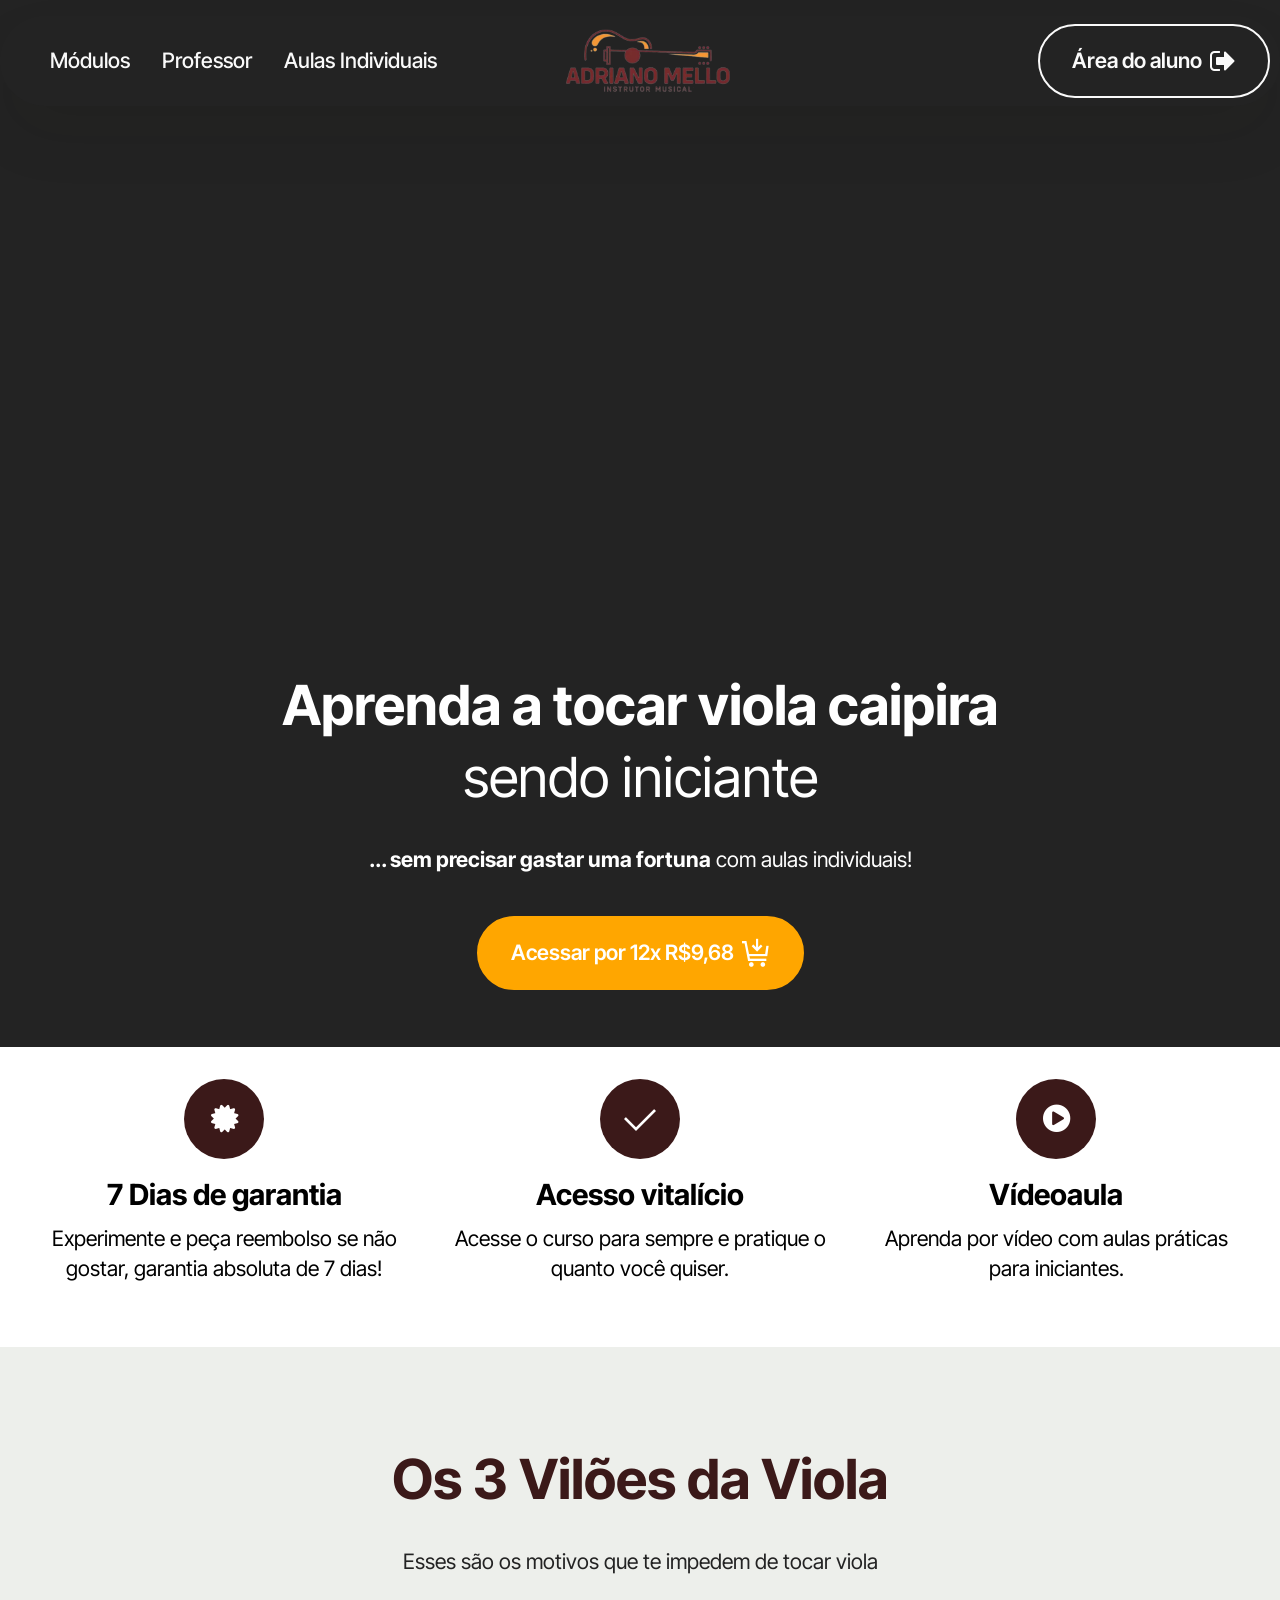
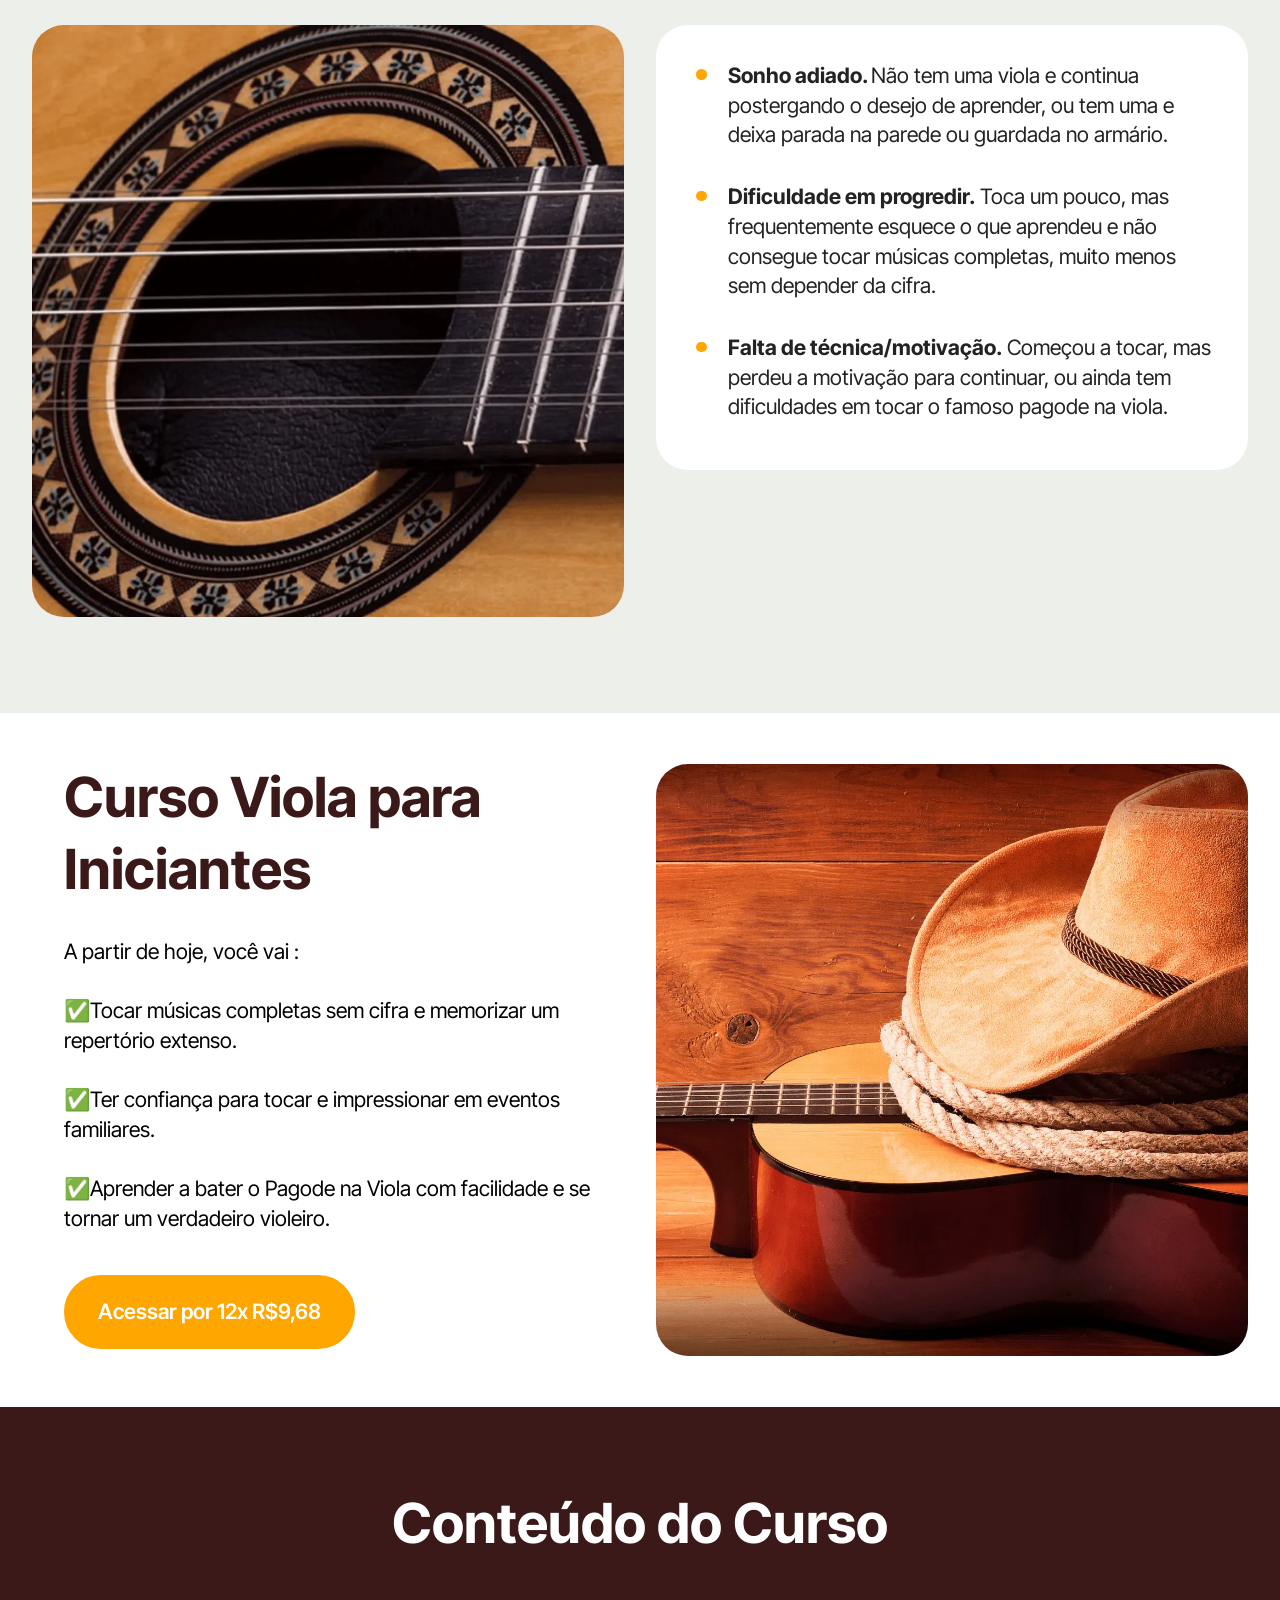
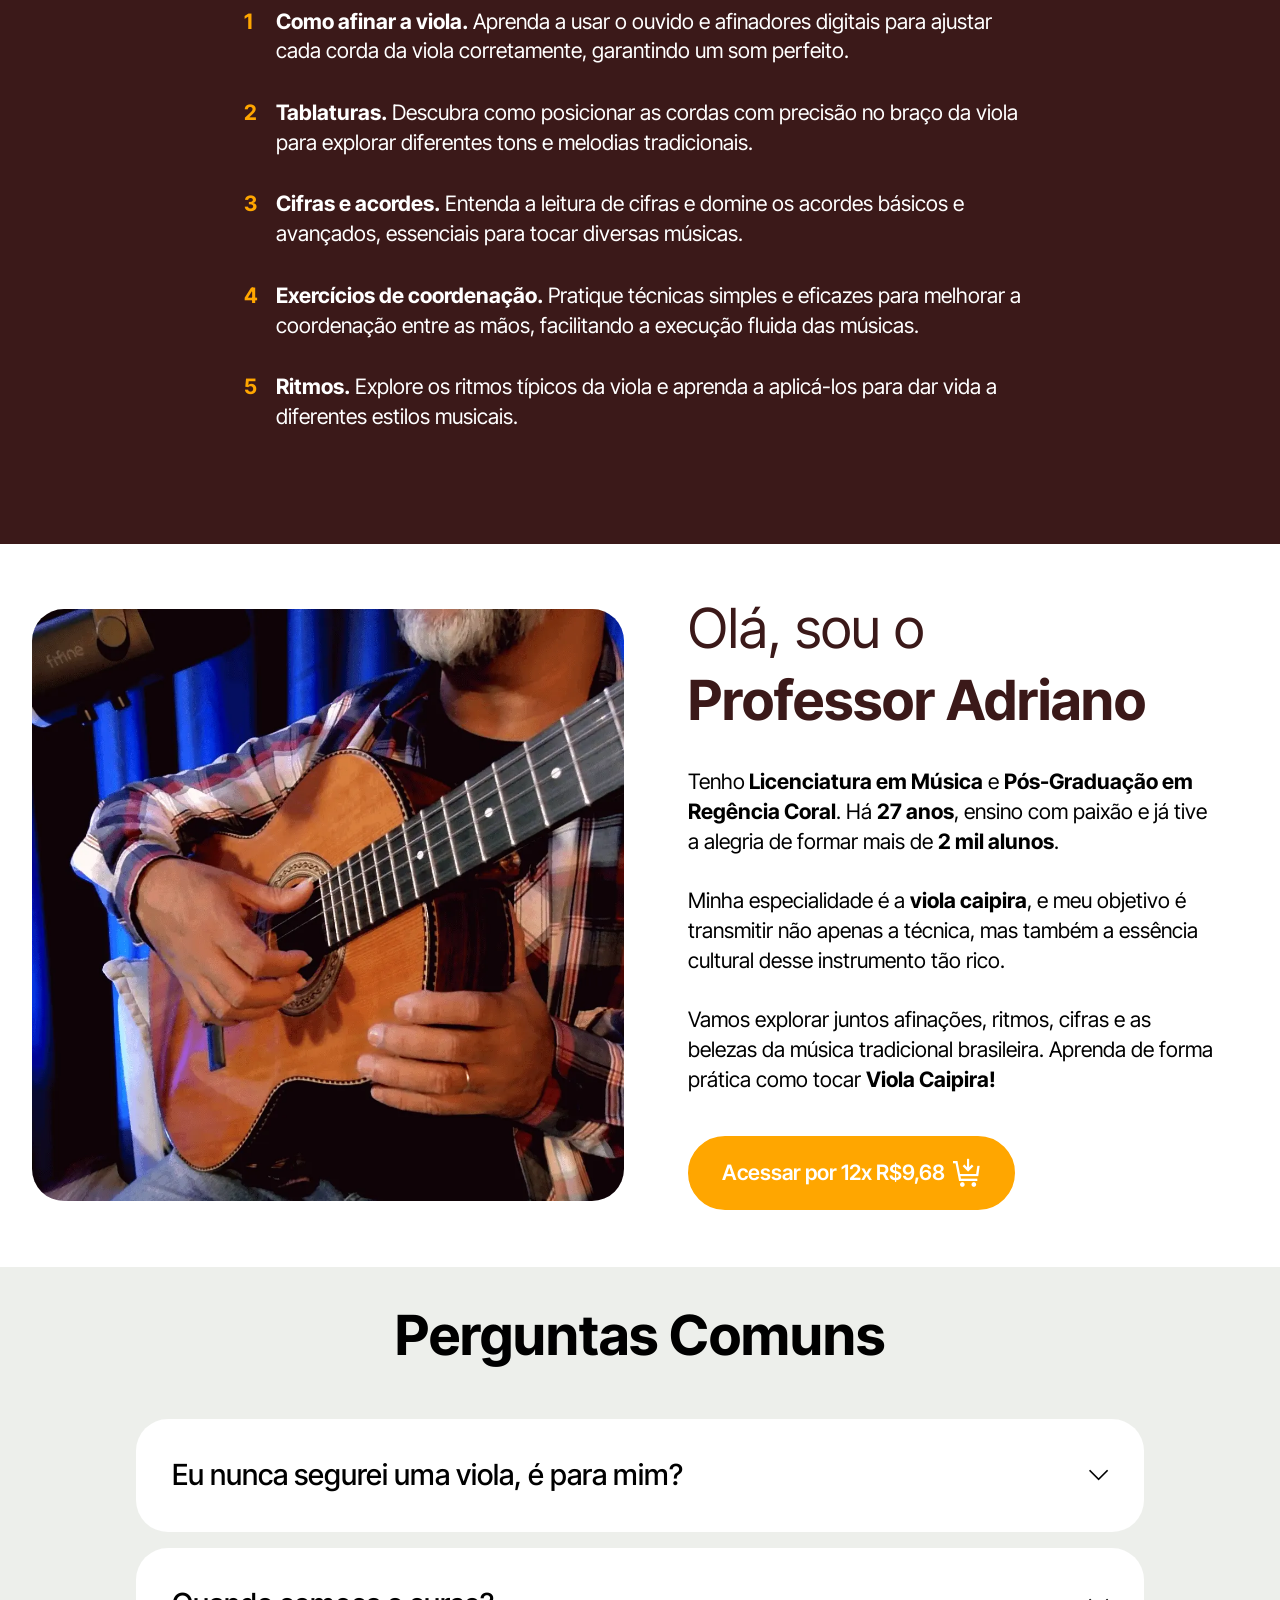
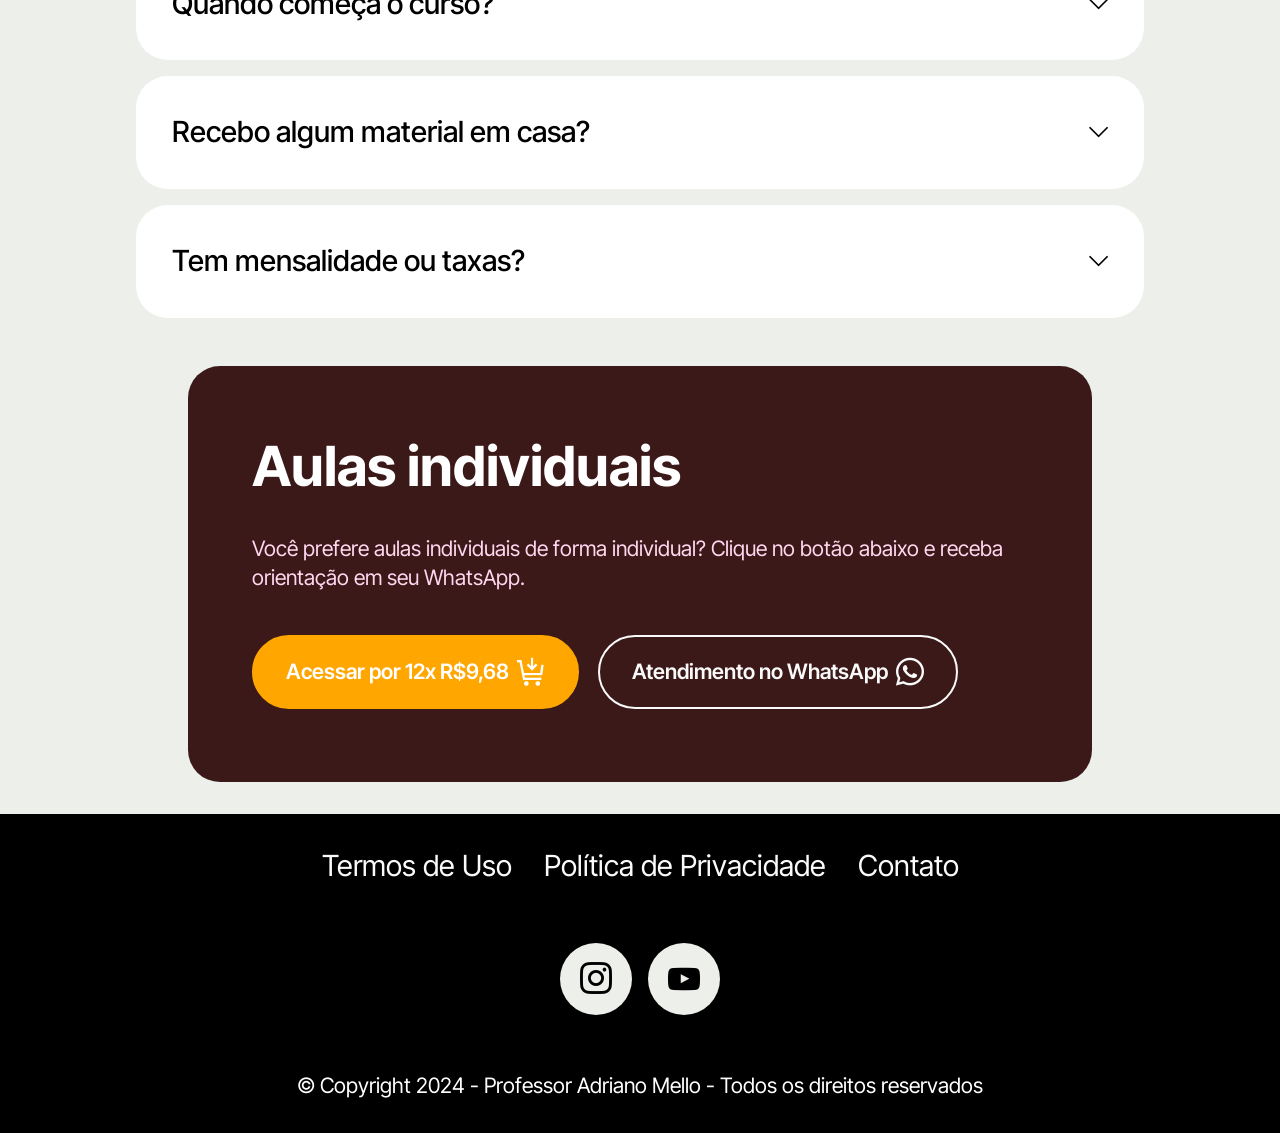
<file: index.html>
<!DOCTYPE html>
<html  lang="pt-BR">
<head>
  
  <meta charset="UTF-8">
  <meta http-equiv="X-UA-Compatible" content="IE=edge">
  
  <meta name="viewport" content="width=device-width, initial-scale=1, minimum-scale=1">
  <link rel="shortcut icon" href="assets/images/adriano-mello-512x198.png" type="image/x-icon">
  <meta name="description" content="">
  
  
  <title>Professor Adriano Mello</title>
  <link rel="stylesheet" href="assets/web/assets/mobirise-icons2/mobirise2.css">
  <link rel="stylesheet" href="assets/FontAwesome/css/font-awesome.css">
  <link rel="stylesheet" href="assets/bootstrap/css/bootstrap.min.css">
  <link rel="stylesheet" href="assets/bootstrap/css/bootstrap-grid.min.css">
  <link rel="stylesheet" href="assets/bootstrap/css/bootstrap-reboot.min.css">
  <link rel="stylesheet" href="assets/popup-overlay-plugin/style.css">
  <link rel="stylesheet" href="assets/dropdown/css/style.css">
  <link rel="stylesheet" href="assets/socicon/css/styles.css">
  <link rel="stylesheet" href="assets/theme/css/style.css">
  <link rel="preload" href="https://fonts.googleapis.com/css?family=Inter+Tight:100,200,300,400,500,600,700,800,900,100i,200i,300i,400i,500i,600i,700i,800i,900i&display=swap" as="style" onload="this.onload=null;this.rel='stylesheet'">
  <noscript><link rel="stylesheet" href="https://fonts.googleapis.com/css?family=Inter+Tight:100,200,300,400,500,600,700,800,900,100i,200i,300i,400i,500i,600i,700i,800i,900i&display=swap"></noscript>
  <link rel="preload" as="style" href="assets/mobirise/css/mbr-additional.css?v=tVvgvZ"><link rel="stylesheet" href="assets/mobirise/css/mbr-additional.css?v=tVvgvZ" type="text/css">

  
  <!-- Google Tag Manager -->
<script>(function(w,d,s,l,i){w[l]=w[l]||[];w[l].push({'gtm.start':
new Date().getTime(),event:'gtm.js'});var f=d.getElementsByTagName(s)[0],
j=d.createElement(s),dl=l!='dataLayer'?'&l='+l:'';j.async=true;j.src=
'https://www.googletagmanager.com/gtm.js?id='+i+dl;f.parentNode.insertBefore(j,f);
})(window,document,'script','dataLayer','GTM-KBZTKQ72');</script>
<!-- End Google Tag Manager -->
  

</head>
<body>
  <!-- Google Tag Manager (noscript) -->
<noscript><iframe src="https://www.googletagmanager.com/ns.html?id=GTM-KBZTKQ72"
height="0" width="0" style="display:none;visibility:hidden"></iframe></noscript>
<!-- End Google Tag Manager (noscript) -->
  <section data-bs-version="5.1" class="menu menu4 cid-utdv0LZH3f" once="menu" id="menu04-1">
	

	<nav class="navbar navbar-dropdown navbar-expand-lg">
		<div class="container">
			<div class="navbar-brand">
				<span class="navbar-logo">
					<a href="index.html">
						<img src="[data-uri]" alt="Professor Adriano Mello" style="height: 4rem;" loading="lazy" class="lazyload" data-src="assets/images/adriano-mello-512x198.webp">
					</a>
				</span>
				
			</div>
			<button class="navbar-toggler" type="button" data-toggle="collapse" data-bs-toggle="collapse" data-target="#navbarSupportedContent" data-bs-target="#navbarSupportedContent" aria-controls="navbarNavAltMarkup" aria-expanded="false" aria-label="Toggle navigation">
				<div class="hamburger">
					<span></span>
					<span></span>
					<span></span>
					<span></span>
				</div>
			</button>
			<div class="collapse navbar-collapse" id="navbarSupportedContent">
				<ul class="navbar-nav nav-dropdown" data-app-modern-menu="true"><li class="nav-item">
						<a class="nav-link link text-white text-primary display-4" href="index.html#article17-i">Módulos</a>
					</li>
					<li class="nav-item">
						<a class="nav-link link show text-white text-primary display-4" href="index.html#article02-5" aria-expanded="false">Professor</a>
					</li>
					<li class="nav-item">
						<a class="nav-link link text-white text-primary display-4" href="index.html#article13-6">Aulas Individuais</a>
					</li></ul>
				
				<div class="navbar-buttons mbr-section-btn"><a class="btn btn-white-outline display-4" href="http://hotmart.com/club/professoradrianomello" target="_blank"><span class="fa fa-sign-out mbr-iconfont mbr-iconfont-btn"></span>Área do aluno</a></div>
			</div>
		</div>
	</nav>
</section>

<section data-bs-version="5.1" class="video03 cid-utdr7AKAud" id="video03-0">
  
  

  <div class="text-center container">
    <div class="row justify-content-center">
      <div class="mbr-figure col-12 mb-5 col-md-9"><iframe class="mbr-embedded-video" src="https://www.youtube.com/embed/AdRpk_DR6J4?rel=0&amp;amp;mute=1&amp;showinfo=0&amp;autoplay=1&amp;loop=1&amp;playlist=AdRpk_DR6J4" width="1280" height="720" frameborder="0" allowfullscreen=""></iframe></div>
    </div>
    <div class="row justify-content-center">
      <div class="col-md-12 content-text">
        <h5 class="mbr-section-title mbr-fonts-style mb-4 display-2">
          <strong>Aprenda a tocar viola caipira</strong> sendo iniciante</h5>
        <p class="mbr-text mbr-fonts-style mb-4 display-7"><strong>
          ... sem precisar gastar uma fortuna</strong> com aulas individuais!</p>
        <div class="mbr-section-btn mt-4"><a class="btn btn-primary display-7" href="https://pay.hotmart.com/A96428981K?off=x2yfy7e3" target="_blank"><span class="mobi-mbri mobi-mbri-cart-add mbr-iconfont mbr-iconfont-btn"></span>Acessar por 12x R$9,68</a></div>
      </div>
    </div>
  </div>
</section>

<section data-bs-version="5.1" class="features10 cid-utdyFXJPuM" id="features010-4">
  

  
  
  <div class="container">
    
    <div class="row">
      <div class="item features-without-image col-12 col-md-6 col-lg-4">
        <div class="item-wrapper">
          <div class="card-box align-left">
            <div class="iconfont-wrapper mb-3">
              <span class="mbr-iconfont fa-certificate fa"></span>
            </div>
            <h5 class="card-title mbr-fonts-style display-5">
              <strong>7 Dias de garantia</strong></h5>
            <p class="card-text mbr-fonts-style mb-3 display-7">
              Experimente e peça reembolso se não gostar, garantia absoluta de 7 dias!</p>
            
          </div>
        </div>
      </div>
      <div class="item features-without-image col-12 col-md-6 col-lg-4">
        <div class="item-wrapper">
          <div class="card-box align-left">
            <div class="iconfont-wrapper mb-3">
              <span class="mbr-iconfont mobi-mbri-success mobi-mbri"></span>
            </div>
            <h5 class="card-title mbr-fonts-style display-5">
              <strong>Acesso vitalício</strong></h5>
            <p class="card-text mbr-fonts-style mb-3 display-7">
              Acesse o curso para sempre e pratique o quanto você quiser.</p>
            
          </div>
        </div>
      </div>
      <div class="item features-without-image col-12 col-md-6 col-lg-4">
        <div class="item-wrapper">
          <div class="card-box align-left">
            <div class="iconfont-wrapper mb-3">
              <span class="mbr-iconfont fa-play-circle fa"></span>
            </div>
            <h5 class="card-title mbr-fonts-style display-5">
              <strong>Vídeoaula</strong></h5>
            <p class="card-text mbr-fonts-style mb-3 display-7">
              Aprenda por vídeo com aulas práticas para iniciantes.</p>
            
          </div>
        </div>
      </div>
    </div>
  </div>
</section>

<section data-bs-version="5.1" class="features031 cid-uthy31TWLW" id="features031-9">
    
    
    
    <div class="container">
        <div class="row justify-content-center">
            <div class="col-md-12 content-head mb-5">
                <h1 class="mbr-section-title mbr-fonts-style mb-0 display-2">
                    <strong>Os 3 Vilões da Viola</strong></h1>
                <p class="mbr-text mbr-fonts-style mt-4 mb-0 display-7">
                    Esses são os motivos que te impedem de tocar viola</p>
            </div>
        </div>
        <div class="row justify-content-center  blockContent">
            <div class="col-12 col-lg">
                <div class="item-wrapper align-left">
                    <div class="counter-container mbr-text mbr-fonts-style display-7">
                        <ul>
                            <li><strong>Sonho adiado. </strong>Não tem uma viola e continua postergando o desejo de aprender, ou tem uma e deixa parada na parede ou guardada no armário.</li>
                            <li><strong>Dificuldade em progredir.</strong>&nbsp;Toca um pouco, mas frequentemente esquece o que aprendeu e não consegue tocar músicas completas, muito menos sem depender da cifra.</li>
                            <li><strong>Falta de técnica/motivação.</strong>&nbsp;Começou a tocar, mas perdeu a motivação para continuar, ou ainda tem dificuldades em tocar o famoso pagode na viola.</li>
                        </ul>
                    </div>
                </div>
            </div>
            <div class="col-12 col-lg-6">
                <div class="image-wrapper">
                    <img class="w-100 lazyload" src="[data-uri]" alt="Viola Caipira" loading="lazy" data-src="assets/images/2-1080x1080.webp">
                </div>
            </div>

        </div>
    </div>
</section>

<section data-bs-version="5.1" class="start article4 cid-uthz3pugiG" id="article04-a">
	

	
	

	<div class="container">
		<div class="row justify-content-center">
			<div class="col-12 col-md-12 col-lg-6 image-wrapper">
				<img class="w-100 lazyload" src="[data-uri]" alt="Viola para Iniciantes" loading="lazy" data-src="assets/images/1-1080x1080.webp">
			</div>
			<div class="col-12 col-md-12 col-lg">
				<div class="text-wrapper align-left">
					<h1 class="mbr-section-title mbr-fonts-style mb-4 display-2">
						<strong>Curso Viola para Iniciantes</strong></h1>
					<p class="mbr-text mbr-fonts-style mb-4 display-7">A partir de hoje, você vai :&nbsp;<br><br>✅Tocar músicas completas sem cifra e memorizar um repertório extenso.<br><br>✅Ter confiança para tocar e impressionar em eventos familiares.<br><br>✅Aprender a bater o Pagode na Viola com facilidade e se tornar um verdadeiro violeiro.</p>
					<div class="mbr-section-btn mt-3"><a class="btn btn-lg btn-primary display-7" href="https://pay.hotmart.com/A96428981K?off=x2yfy7e3" target="_blank">Acessar por 12x R$9,68</a></div>
				</div>
			</div>
		</div>
	</div>
</section>

<section data-bs-version="5.1" class="article17 cid-utVTOdxaId" id="article17-i">
  

  <div class="container">
    <div class="row justify-content-center">
      <div class="counter-container col-md-12 col-lg-8">
        <div class="row mb-5 justify-content-center">
          <div class="col-12 content-head">
            <h3 class="mbr-section-title mbr-fonts-style align-center mb-0 display-2">
              <strong>Conteúdo do Curso</strong></h3>
            
          </div>
        </div>
        <div class="mbr-text mbr-fonts-style display-7">
          <ol>
            <li><strong>Como afinar a viola.</strong>&nbsp;Aprenda a usar o ouvido e afinadores digitais para ajustar cada corda da viola corretamente, garantindo um som perfeito.</li>
            <li><strong>Tablaturas.</strong>&nbsp;Descubra como posicionar as cordas com precisão no braço da viola para explorar diferentes tons e melodias tradicionais.</li>
            <li><strong>Cifras e acordes.</strong>&nbsp;Entenda a leitura de cifras e domine os acordes básicos e avançados, essenciais para tocar diversas músicas.</li>
            <li><strong>Exercícios de coordenação.</strong>&nbsp;Pratique técnicas simples e eficazes para melhorar a coordenação entre as mãos, facilitando a execução fluida das músicas.</li>
            <li><strong>Ritmos.</strong>&nbsp;Explore os ritmos típicos da viola e aprenda a aplicá-los para dar vida a diferentes estilos musicais.</li>
          </ol>
          <ol>
          </ol>
        </div>
      </div>
    </div>
  </div>
</section>

<section data-bs-version="5.1" class="start article2 cid-utdCBo4mOB" id="article02-5">
	

	
	

	<div class="container">
		<div class="row justify-content-center">
			<div class="col-12 col-md-12 col-lg-6 image-wrapper">
				<img class="w-100 lazyload" src="[data-uri]" alt="Professor Adriano Mello" loading="lazy" data-src="assets/images/design-sem-nome-2-1080x1080.webp">
			</div>
			<div class="col-12 col-md-12 col-lg">
				<div class="text-wrapper align-left">
					<h1 class="mbr-section-title mbr-fonts-style mb-4 display-2">
						Olá, sou o<br><strong>Professor Adriano</strong></h1>
					<p class="mbr-text align-left mbr-fonts-style mb-4 display-7">
					Tenho<strong> Licenciatura em Música</strong> e <strong>Pós-Graduação em Regência Coral</strong>. Há <strong>27 anos</strong>, ensino com paixão e já tive a alegria de formar mais de <strong>2 mil alunos</strong>. <br><br>Minha especialidade é a <strong>viola caipira</strong>, e meu objetivo é transmitir não apenas a técnica, mas também a essência cultural desse instrumento tão rico. <br><br>Vamos explorar juntos afinações, ritmos, cifras e as belezas da música tradicional brasileira. Aprenda de forma prática como tocar <strong>Viola Caipira!</strong></p>
					<div class="mbr-section-btn align-left mt-3"><a class="btn btn-primary display-7" href="https://pay.hotmart.com/A96428981K?off=x2yfy7e3" target="_blank"><span class="mobi-mbri mobi-mbri-cart-add mbr-iconfont mbr-iconfont-btn"></span>Acessar por 12x R$9,68</a></div>
				</div>
			</div>
		</div>
	</div>
</section>

<section data-bs-version="5.1" class="list1 cid-uthwQ5KDjW" id="list01-8">	
    
	
	<div class="container">
		<div class="row justify-content-center">
			<div class="col-12 col-md-12 col-lg-10 m-auto">
				<div class="content">
					<div class="row justify-content-center mb-5">
						<div class="col-12 content-head">
							<div class="mbr-section-head">
								<h4 class="mbr-section-title mbr-fonts-style align-center mb-0 display-2">
									<strong>Perguntas Comuns</strong></h4>
								
							</div>
						</div>
					</div>
					<div id="bootstrap-accordion_7" class="panel-group accordionStyles accordion" role="tablist" aria-multiselectable="true">
						<div class="card">
							<div class="card-header" role="tab" id="headingOne">
								<a role="button" class="panel-title collapsed" data-toggle="collapse" data-bs-toggle="collapse" data-core="" href="#collapse1_7" aria-expanded="false" aria-controls="collapse1">
									<h6 class="panel-title-edit mbr-semibold mbr-fonts-style mb-0 display-5">
										Eu nunca segurei uma viola, é para mim?</h6>
									<span class="sign mbr-iconfont mobi-mbri-arrow-down"></span>
								</a>
							</div>
							<div id="collapse1_7" class="panel-collapse noScroll collapse" role="tabpanel" aria-labelledby="headingOne" data-parent="#accordion" data-bs-parent="#bootstrap-accordion_7">
								<div class="panel-body">
									<p class="mbr-fonts-style panel-text display-7">
										Claro! E isso é até melhor, pois você aprenderá da maneira certa desde o começo. Com dedicação, você conseguirá passar de iniciante a violeiro, mesmo que nunca tenha tocado uma viola antes.
									</p>
								</div>
							</div>
						</div>
						<div class="card">
							<div class="card-header" role="tab" id="headingOne">
								<a role="button" class="panel-title collapsed" data-toggle="collapse" data-bs-toggle="collapse" data-core="" href="#collapse2_7" aria-expanded="false" aria-controls="collapse2">
									<h6 class="panel-title-edit mbr-semibold mbr-fonts-style mb-0 display-5">
										Quando começa o curso?</h6>
									<span class="sign mbr-iconfont mobi-mbri-arrow-down"></span>
								</a>
							</div>
							<div id="collapse2_7" class="panel-collapse noScroll collapse" role="tabpanel" aria-labelledby="headingOne" data-parent="#accordion" data-bs-parent="#bootstrap-accordion_7">
								<div class="panel-body">
									<p class="mbr-fonts-style panel-text display-7">
										Logo após a confirmação do pagamento da inscrição.</p>
								</div>
							</div>
						</div>
						<div class="card">
							<div class="card-header" role="tab" id="headingOne">
								<a role="button" class="panel-title collapsed" data-toggle="collapse" data-bs-toggle="collapse" data-core="" href="#collapse3_7" aria-expanded="false" aria-controls="collapse3">
									<h6 class="panel-title-edit mbr-semibold mbr-fonts-style mb-0 display-5">
										Recebo algum material em casa?</h6>
									<span class="sign mbr-iconfont mobi-mbri-arrow-down"></span>
								</a>
							</div>
							<div id="collapse3_7" class="panel-collapse noScroll collapse" role="tabpanel" aria-labelledby="headingOne" data-parent="#accordion" data-bs-parent="#bootstrap-accordion_7">
								<div class="panel-body">
									<p class="mbr-fonts-style panel-text display-7">Não, o curso é totalmente online. Você pode assistir às aulas no seu computador, celular ou tablet, no horário que for mais conveniente, e no conforto da sua casa ou trabalho – basta ter uma conexão com a internet.<br></p>
								</div>
							</div>
						</div>
						<div class="card">
							<div class="card-header" role="tab" id="headingOne">
								<a role="button" class="panel-title collapsed" data-toggle="collapse" data-bs-toggle="collapse" data-core="" href="#collapse4_7" aria-expanded="false" aria-controls="collapse4">
									<h6 class="panel-title-edit mbr-semibold mbr-fonts-style mb-0 display-5">
										Tem mensalidade ou taxas?</h6>
									<span class="sign mbr-iconfont mobi-mbri-arrow-down"></span>
								</a>
							</div>
							<div id="collapse4_7" class="panel-collapse noScroll collapse" role="tabpanel" aria-labelledby="headingOne" data-parent="#accordion" data-bs-parent="#bootstrap-accordion_7">
								<div class="panel-body">
									<p class="mbr-fonts-style panel-text display-7"><br>Não! O valor é único e pode ser parcelado em até 12x. Após a compra, o curso é seu para sempre.</p>
								</div>
							</div>
						</div>
						
						
					</div>
				</div>
			</div>
		</div>
	</div>
</section>

<section data-bs-version="5.1" class="article13 cid-uthkfpU4Pk" id="article13-6">
    
    
    
    <div class="container">
        <div class="row justify-content-center">
            <div class="card col-md-12 col-lg-9">
                <div class="card-wrapper">
                    <div class="card-box align-left">
                        <h4 class="card-title mbr-fonts-style display-2">
                            <strong>Aulas individuais</strong></h4>
                        <p class="mbr-text mbr-fonts-style mt-4 display-7">
                        Você prefere aulas individuais de forma individual? Clique no botão abaixo e receba orientação em seu WhatsApp.</p>
                        <div class="mbr-section-btn mt-4"><a class="btn btn-primary display-4" href="https://pay.hotmart.com/A96428981K?off=x2yfy7e3" target="_blank"><span class="mobi-mbri mobi-mbri-cart-add mbr-iconfont mbr-iconfont-btn"></span>Acessar por 12x R$9,68</a> <a class="btn btn-white-outline display-4" href="https://api.whatsapp.com/send?phone=5516997605805&text=Ol%C3%A1%20Professor%20Adriano,%20vi%20o%20seu%20site%20e%20quero%20iniciar%20na%20viola%20caipira" target="_blank"><span class="socicon socicon-whatsapp mbr-iconfont mbr-iconfont-btn"></span>Atendimento no WhatsApp</a></div>
                    </div>
                </div>
            </div>
        </div>
    </div>
</section>

<section data-bs-version="5.1" class="footer3 cid-uthlbHNk9Q" once="footers" id="footer03-7">

        

    

    <div class="container">
        <div class="row">
            <div class="row-links">
                <ul class="header-menu">
                  
                  
                  
                  
                <li class="header-menu-item mbr-fonts-style display-5"><a href="page1.html" class="text-white" target="_blank">Termos de Uso</a></li><li class="header-menu-item mbr-fonts-style display-5"><a href="privacidade.html" class="text-white" target="_blank">Política de Privacidade</a></li><li class="header-menu-item mbr-fonts-style display-5"><a href="https://api.whatsapp.com/send?phone=5516997605805&text=Ol%C3%A1%20Professor%20Adriano,%20vi%20o%20seu%20site%20e%20quero%20iniciar%20na%20viola%20caipira" class="text-white text-primary" target="_blank">Contato</a></li></ul>
              </div>

            <div class="col-12 mt-4">
                <div class="social-row">
                    <div class="soc-item">
                        <a href="http://instagram.com/professor_adriano_mello" target="_blank">
                            <span class="mbr-iconfont display-7 socicon-instagram socicon"></span>
                        </a>
                    </div>
                    <div class="soc-item">
                        <a href="https://www.youtube.com/@professoradrianomello" target="_blank">
                            <span class="mbr-iconfont socicon-youtube socicon"></span>
                        </a>
                    </div>
                    
                    
                    
                </div>
            </div>
            <div class="col-12 mt-5">
                <p class="mbr-fonts-style copyright display-7">
                    © Copyright 2024 - Professor Adriano Mello - Todos os direitos reservados</p>
            </div>
        </div>
    </div>
</section>


<script src="assets/bootstrap/js/bootstrap.bundle.min.js"></script>
  <script src="assets/smoothscroll/smooth-scroll.js"></script>
  <script src="assets/ytplayer/index.js"></script>
  <script src="assets/dropdown/js/navbar-dropdown.js"></script>
  <script src="assets/playervimeo/vimeo_player.js"></script>
  <script src="assets/mbr-switch-arrow/mbr-switch-arrow.js"></script>
  <script src="assets/theme/js/script.js"></script>
  
  
  
<script>"use strict";if("loading"in HTMLImageElement.prototype){document.querySelectorAll('img[loading="lazy"]').forEach(e=>{e.src=e.dataset.src;if(e.getAttribute("style")){e.setAttribute("data-temp-style",e.getAttribute("style"))};if(e.getAttribute("data-aspectratio")){e.style.paddingTop=100*e.getAttribute("data-aspectratio")+"%";e.style.height=0;}e.onload=function(){if(e.getAttribute("data-temp-style")){e.setAttribute("style", e.getAttribute("data-temp-style"))}else{e.removeAttribute("style")};e.removeAttribute("data-temp-style")}})}else{const e=document.createElement("script");e.src="https://cdnjs.cloudflare.com/ajax/libs/lazysizes/5.1.2/lazysizes.min.js";document.body.appendChild(e)}</script>

</body>
</html>
</file>
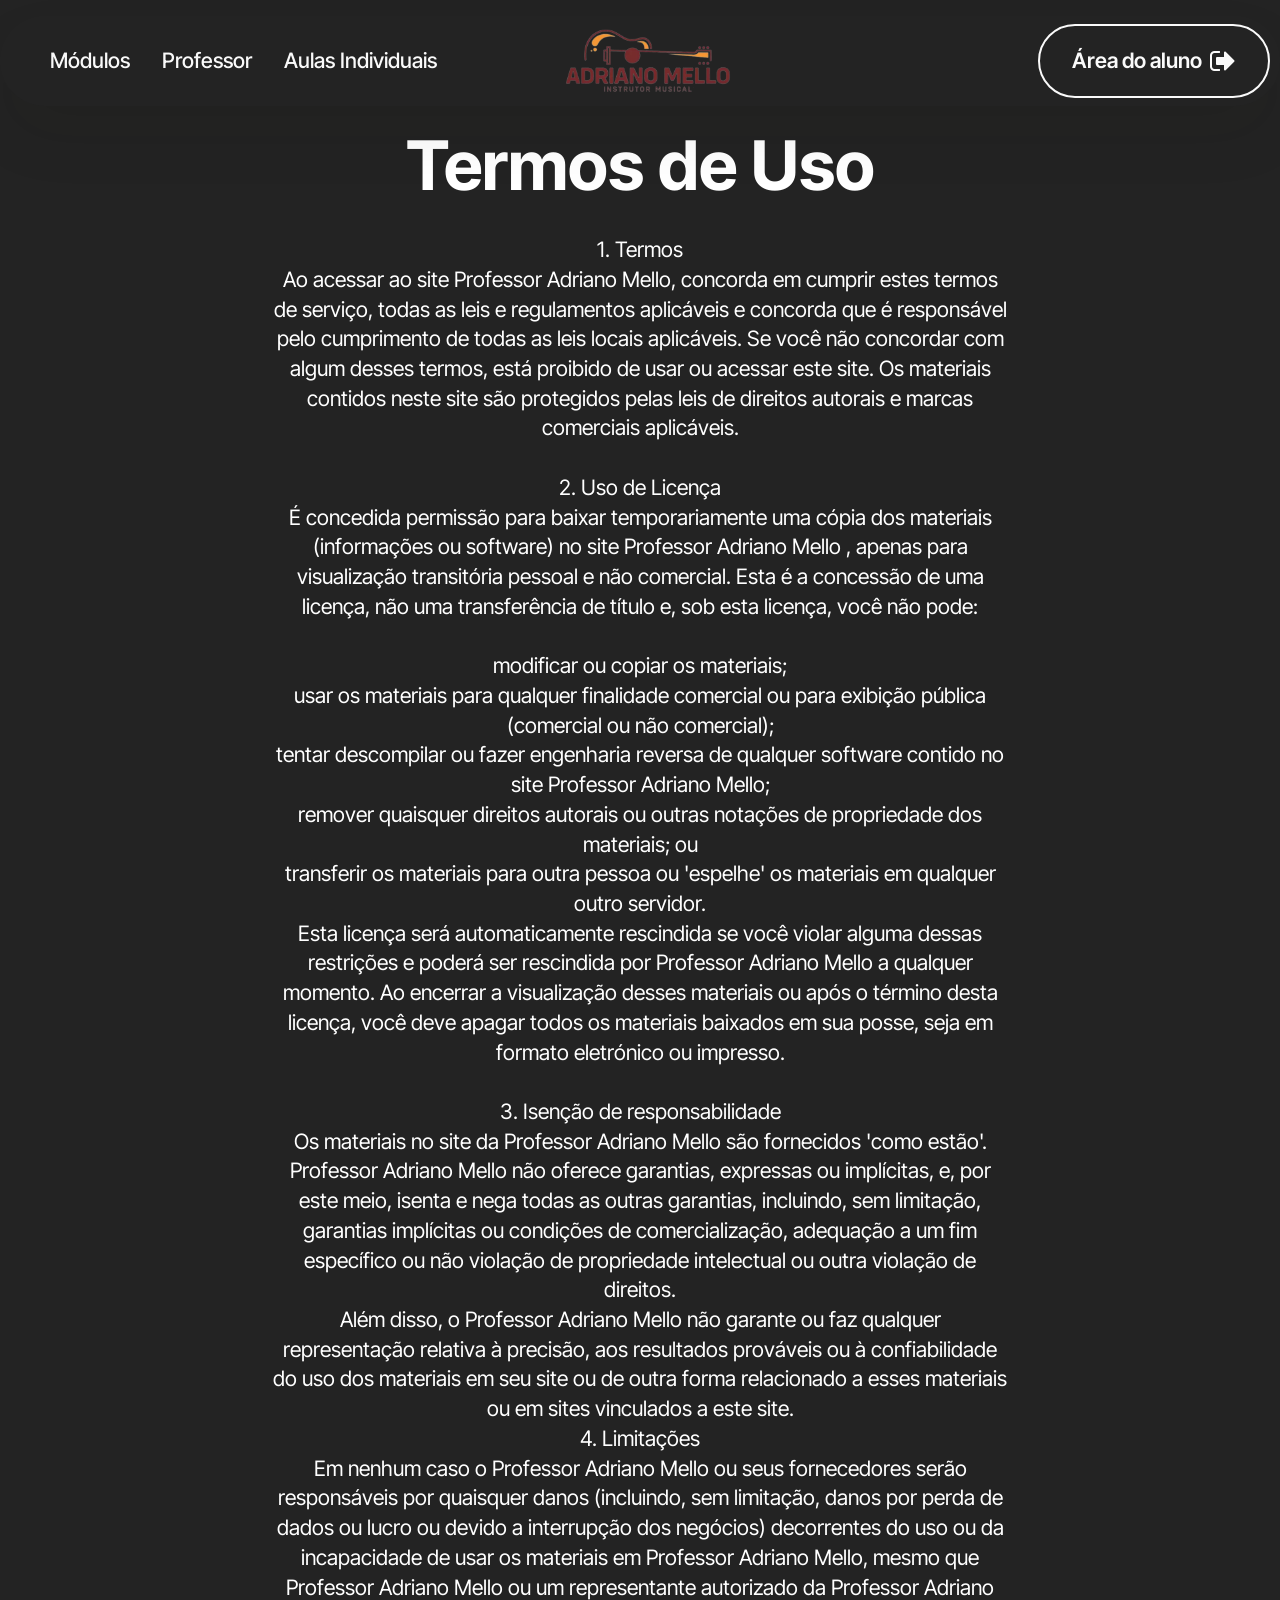
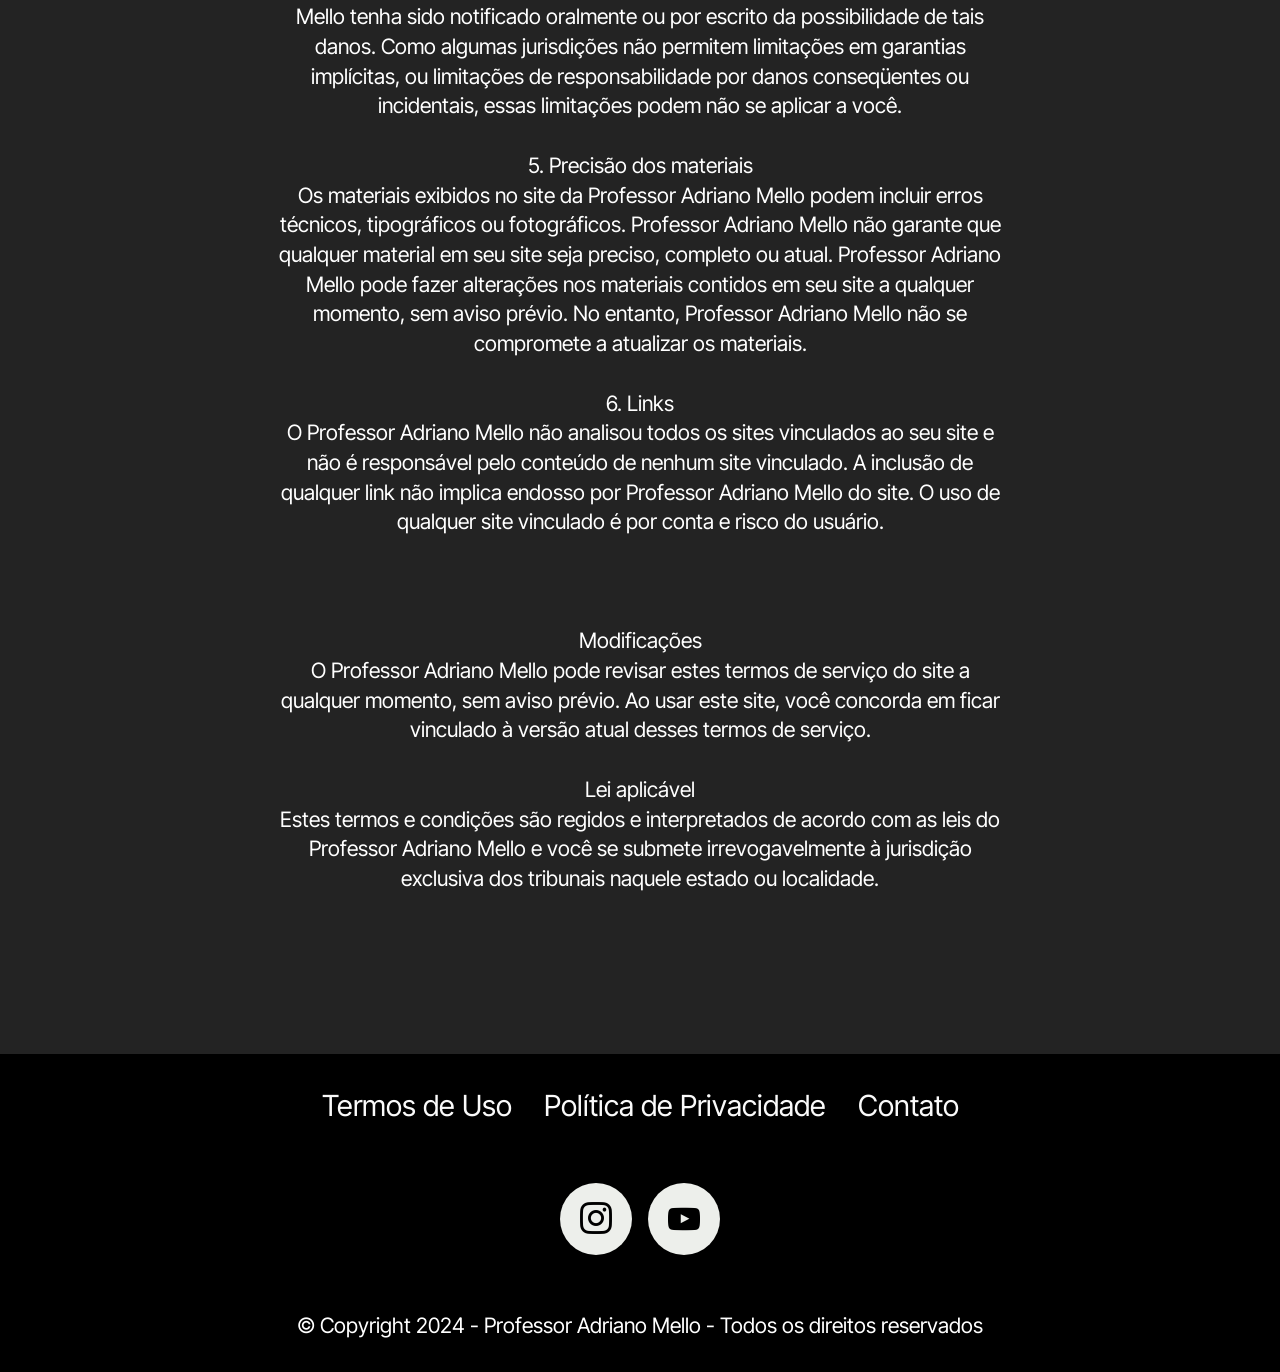
<file: page1.html>
<!DOCTYPE html>
<html  lang="pt-BR">
<head>
  
  <meta charset="UTF-8">
  <meta http-equiv="X-UA-Compatible" content="IE=edge">
  
  <meta name="viewport" content="width=device-width, initial-scale=1, minimum-scale=1">
  <link rel="shortcut icon" href="assets/images/adriano-mello-512x198.png" type="image/x-icon">
  <meta name="description" content="">
  
  
  <title>Termos de Uso</title>
  <link rel="stylesheet" href="assets/web/assets/mobirise-icons2/mobirise2.css">
  <link rel="stylesheet" href="assets/FontAwesome/css/font-awesome.css">
  <link rel="stylesheet" href="assets/bootstrap/css/bootstrap.min.css">
  <link rel="stylesheet" href="assets/bootstrap/css/bootstrap-grid.min.css">
  <link rel="stylesheet" href="assets/bootstrap/css/bootstrap-reboot.min.css">
  <link rel="stylesheet" href="assets/popup-overlay-plugin/style.css">
  <link rel="stylesheet" href="assets/dropdown/css/style.css">
  <link rel="stylesheet" href="assets/socicon/css/styles.css">
  <link rel="stylesheet" href="assets/theme/css/style.css">
  <link rel="preload" href="https://fonts.googleapis.com/css?family=Inter+Tight:100,200,300,400,500,600,700,800,900,100i,200i,300i,400i,500i,600i,700i,800i,900i&display=swap" as="style" onload="this.onload=null;this.rel='stylesheet'">
  <noscript><link rel="stylesheet" href="https://fonts.googleapis.com/css?family=Inter+Tight:100,200,300,400,500,600,700,800,900,100i,200i,300i,400i,500i,600i,700i,800i,900i&display=swap"></noscript>
  <link rel="preload" as="style" href="assets/mobirise/css/mbr-additional.css?v=Mq6ZUG"><link rel="stylesheet" href="assets/mobirise/css/mbr-additional.css?v=Mq6ZUG" type="text/css">

  
  <!-- Google Tag Manager -->
<script>(function(w,d,s,l,i){w[l]=w[l]||[];w[l].push({'gtm.start':
new Date().getTime(),event:'gtm.js'});var f=d.getElementsByTagName(s)[0],
j=d.createElement(s),dl=l!='dataLayer'?'&l='+l:'';j.async=true;j.src=
'https://www.googletagmanager.com/gtm.js?id='+i+dl;f.parentNode.insertBefore(j,f);
})(window,document,'script','dataLayer','GTM-KBZTKQ72');</script>
<!-- End Google Tag Manager -->
  

</head>
<body>
  <!-- Google Tag Manager (noscript) -->
<noscript><iframe src="https://www.googletagmanager.com/ns.html?id=GTM-KBZTKQ72"
height="0" width="0" style="display:none;visibility:hidden"></iframe></noscript>
<!-- End Google Tag Manager (noscript) -->
  <section data-bs-version="5.1" class="menu menu4 cid-utdv0LZH3f" once="menu" id="menu04-c">
	

	<nav class="navbar navbar-dropdown navbar-expand-lg">
		<div class="container">
			<div class="navbar-brand">
				<span class="navbar-logo">
					<a href="index.html">
						<img src="[data-uri]" alt="Professor Adriano Mello" style="height: 4rem;" loading="lazy" class="lazyload" data-src="assets/images/adriano-mello-512x198.webp">
					</a>
				</span>
				
			</div>
			<button class="navbar-toggler" type="button" data-toggle="collapse" data-bs-toggle="collapse" data-target="#navbarSupportedContent" data-bs-target="#navbarSupportedContent" aria-controls="navbarNavAltMarkup" aria-expanded="false" aria-label="Toggle navigation">
				<div class="hamburger">
					<span></span>
					<span></span>
					<span></span>
					<span></span>
				</div>
			</button>
			<div class="collapse navbar-collapse" id="navbarSupportedContent">
				<ul class="navbar-nav nav-dropdown" data-app-modern-menu="true"><li class="nav-item">
						<a class="nav-link link text-white text-primary display-4" href="index.html#article17-i">Módulos</a>
					</li>
					<li class="nav-item">
						<a class="nav-link link show text-white text-primary display-4" href="index.html#article02-5" aria-expanded="false">Professor</a>
					</li>
					<li class="nav-item">
						<a class="nav-link link text-white text-primary display-4" href="index.html#article13-6">Aulas Individuais</a>
					</li></ul>
				
				<div class="navbar-buttons mbr-section-btn"><a class="btn btn-white-outline display-4" href="http://hotmart.com/club/professoradrianomello" target="_blank"><span class="fa fa-sign-out mbr-iconfont mbr-iconfont-btn"></span>Área do aluno</a></div>
			</div>
		</div>
	</nav>
</section>

<section data-bs-version="5.1" class="header09 startm5 cid-uthFPoySds mbr-fullscreen" id="header09-g">	
    
	
	
	<div class="container-fluid">
		<div class="row">
			<div class="content-wrap col-12 col-md-8">
				<h1 class="mbr-section-title mbr-fonts-style mbr-white mb-4 display-1">
					<strong>Termos de Uso</strong></h1>
				
				<p class="mbr-fonts-style mbr-text mbr-white mb-4 display-7">1. Termos
<br>Ao acessar ao site Professor Adriano Mello, concorda em cumprir estes termos de serviço, todas as leis e regulamentos aplicáveis ​​e concorda que é responsável pelo cumprimento de todas as leis locais aplicáveis. Se você não concordar com algum desses termos, está proibido de usar ou acessar este site. Os materiais contidos neste site são protegidos pelas leis de direitos autorais e marcas comerciais aplicáveis.
<br>
<br>2. Uso de Licença
<br>É concedida permissão para baixar temporariamente uma cópia dos materiais (informações ou software) no site Professor Adriano Mello , apenas para visualização transitória pessoal e não comercial. Esta é a concessão de uma licença, não uma transferência de título e, sob esta licença, você não pode: 
<br>
<br>modificar ou copiar os materiais; 
<br>usar os materiais para qualquer finalidade comercial ou para exibição pública (comercial ou não comercial); 
<br>tentar descompilar ou fazer engenharia reversa de qualquer software contido no site Professor Adriano Mello; 
<br>remover quaisquer direitos autorais ou outras notações de propriedade dos materiais; ou 
<br>transferir os materiais para outra pessoa ou 'espelhe' os materiais em qualquer outro servidor.
<br>Esta licença será automaticamente rescindida se você violar alguma dessas restrições e poderá ser rescindida por Professor Adriano Mello a qualquer momento. Ao encerrar a visualização desses materiais ou após o término desta licença, você deve apagar todos os materiais baixados em sua posse, seja em formato eletrónico ou impresso.
<br>
<br>3. Isenção de responsabilidade
<br>Os materiais no site da Professor Adriano Mello são fornecidos 'como estão'. Professor Adriano Mello não oferece garantias, expressas ou implícitas, e, por este meio, isenta e nega todas as outras garantias, incluindo, sem limitação, garantias implícitas ou condições de comercialização, adequação a um fim específico ou não violação de propriedade intelectual ou outra violação de direitos.
<br>Além disso, o Professor Adriano Mello não garante ou faz qualquer representação relativa à precisão, aos resultados prováveis ​​ou à confiabilidade do uso dos materiais em seu site ou de outra forma relacionado a esses materiais ou em sites vinculados a este site.
<br>4. Limitações
<br>Em nenhum caso o Professor Adriano Mello ou seus fornecedores serão responsáveis ​​por quaisquer danos (incluindo, sem limitação, danos por perda de dados ou lucro ou devido a interrupção dos negócios) decorrentes do uso ou da incapacidade de usar os materiais em Professor Adriano Mello, mesmo que Professor Adriano Mello ou um representante autorizado da Professor Adriano Mello tenha sido notificado oralmente ou por escrito da possibilidade de tais danos. Como algumas jurisdições não permitem limitações em garantias implícitas, ou limitações de responsabilidade por danos conseqüentes ou incidentais, essas limitações podem não se aplicar a você.
<br>
<br>5. Precisão dos materiais
<br>Os materiais exibidos no site da Professor Adriano Mello podem incluir erros técnicos, tipográficos ou fotográficos. Professor Adriano Mello não garante que qualquer material em seu site seja preciso, completo ou atual. Professor Adriano Mello pode fazer alterações nos materiais contidos em seu site a qualquer momento, sem aviso prévio. No entanto, Professor Adriano Mello não se compromete a atualizar os materiais.
<br>
<br>6. Links
<br>O Professor Adriano Mello não analisou todos os sites vinculados ao seu site e não é responsável pelo conteúdo de nenhum site vinculado. A inclusão de qualquer link não implica endosso por Professor Adriano Mello do site. O uso de qualquer site vinculado é por conta e risco do usuário.
<br>
<br>
<br>
<br>Modificações
<br>O Professor Adriano Mello pode revisar estes termos de serviço do site a qualquer momento, sem aviso prévio. Ao usar este site, você concorda em ficar vinculado à versão atual desses termos de serviço.
<br>
<br>Lei aplicável
<br>Estes termos e condições são regidos e interpretados de acordo com as leis do Professor Adriano Mello e você se submete irrevogavelmente à jurisdição exclusiva dos tribunais naquele estado ou localidade.</p>
				
			</div>
		</div>
	</div>
</section>

<section data-bs-version="5.1" class="footer3 cid-uthlbHNk9Q" once="footers" id="footer03-d">

        

    

    <div class="container">
        <div class="row">
            <div class="row-links">
                <ul class="header-menu">
                  
                  
                  
                  
                <li class="header-menu-item mbr-fonts-style display-5"><a href="page1.html" class="text-white" target="_blank">Termos de Uso</a></li><li class="header-menu-item mbr-fonts-style display-5"><a href="privacidade.html" class="text-white" target="_blank">Política de Privacidade</a></li><li class="header-menu-item mbr-fonts-style display-5"><a href="https://api.whatsapp.com/send?phone=5516997605805&text=Ol%C3%A1%20Professor%20Adriano,%20vi%20o%20seu%20site%20e%20quero%20iniciar%20na%20viola%20caipira" class="text-white text-primary" target="_blank">Contato</a></li></ul>
              </div>

            <div class="col-12 mt-4">
                <div class="social-row">
                    <div class="soc-item">
                        <a href="http://instagram.com/professor_adriano_mello" target="_blank">
                            <span class="mbr-iconfont display-7 socicon-instagram socicon"></span>
                        </a>
                    </div>
                    <div class="soc-item">
                        <a href="https://www.youtube.com/@professoradrianomello" target="_blank">
                            <span class="mbr-iconfont socicon-youtube socicon"></span>
                        </a>
                    </div>
                    
                    
                    
                </div>
            </div>
            <div class="col-12 mt-5">
                <p class="mbr-fonts-style copyright display-7">
                    © Copyright 2024 - Professor Adriano Mello - Todos os direitos reservados</p>
            </div>
        </div>
    </div>
</section>


<script src="assets/bootstrap/js/bootstrap.bundle.min.js"></script>
  <script src="assets/smoothscroll/smooth-scroll.js"></script>
  <script src="assets/ytplayer/index.js"></script>
  <script src="assets/dropdown/js/navbar-dropdown.js"></script>
  <script src="assets/theme/js/script.js"></script>
  
  
  
<script>"use strict";if("loading"in HTMLImageElement.prototype){document.querySelectorAll('img[loading="lazy"]').forEach(e=>{e.src=e.dataset.src;if(e.getAttribute("style")){e.setAttribute("data-temp-style",e.getAttribute("style"))};if(e.getAttribute("data-aspectratio")){e.style.paddingTop=100*e.getAttribute("data-aspectratio")+"%";e.style.height=0;}e.onload=function(){if(e.getAttribute("data-temp-style")){e.setAttribute("style", e.getAttribute("data-temp-style"))}else{e.removeAttribute("style")};e.removeAttribute("data-temp-style")}})}else{const e=document.createElement("script");e.src="https://cdnjs.cloudflare.com/ajax/libs/lazysizes/5.1.2/lazysizes.min.js";document.body.appendChild(e)}</script>

</body>
</html>
</file>
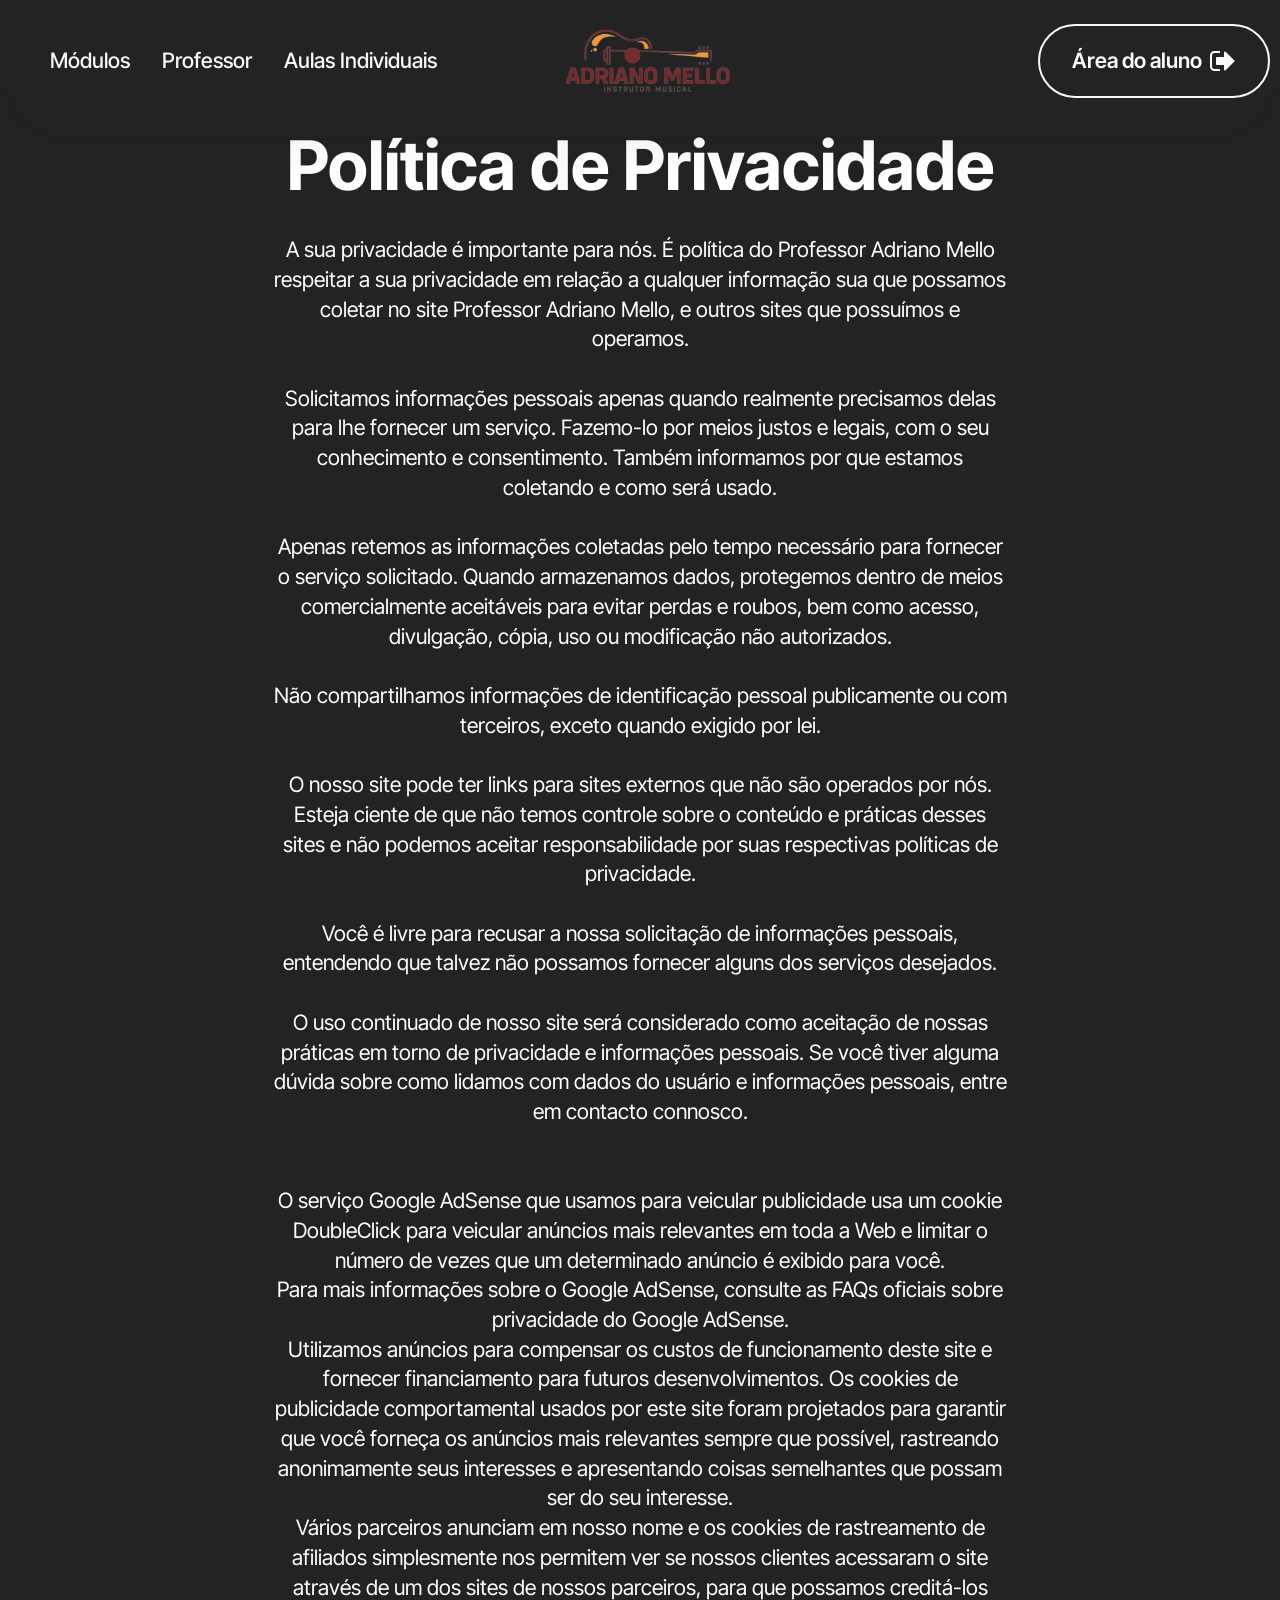
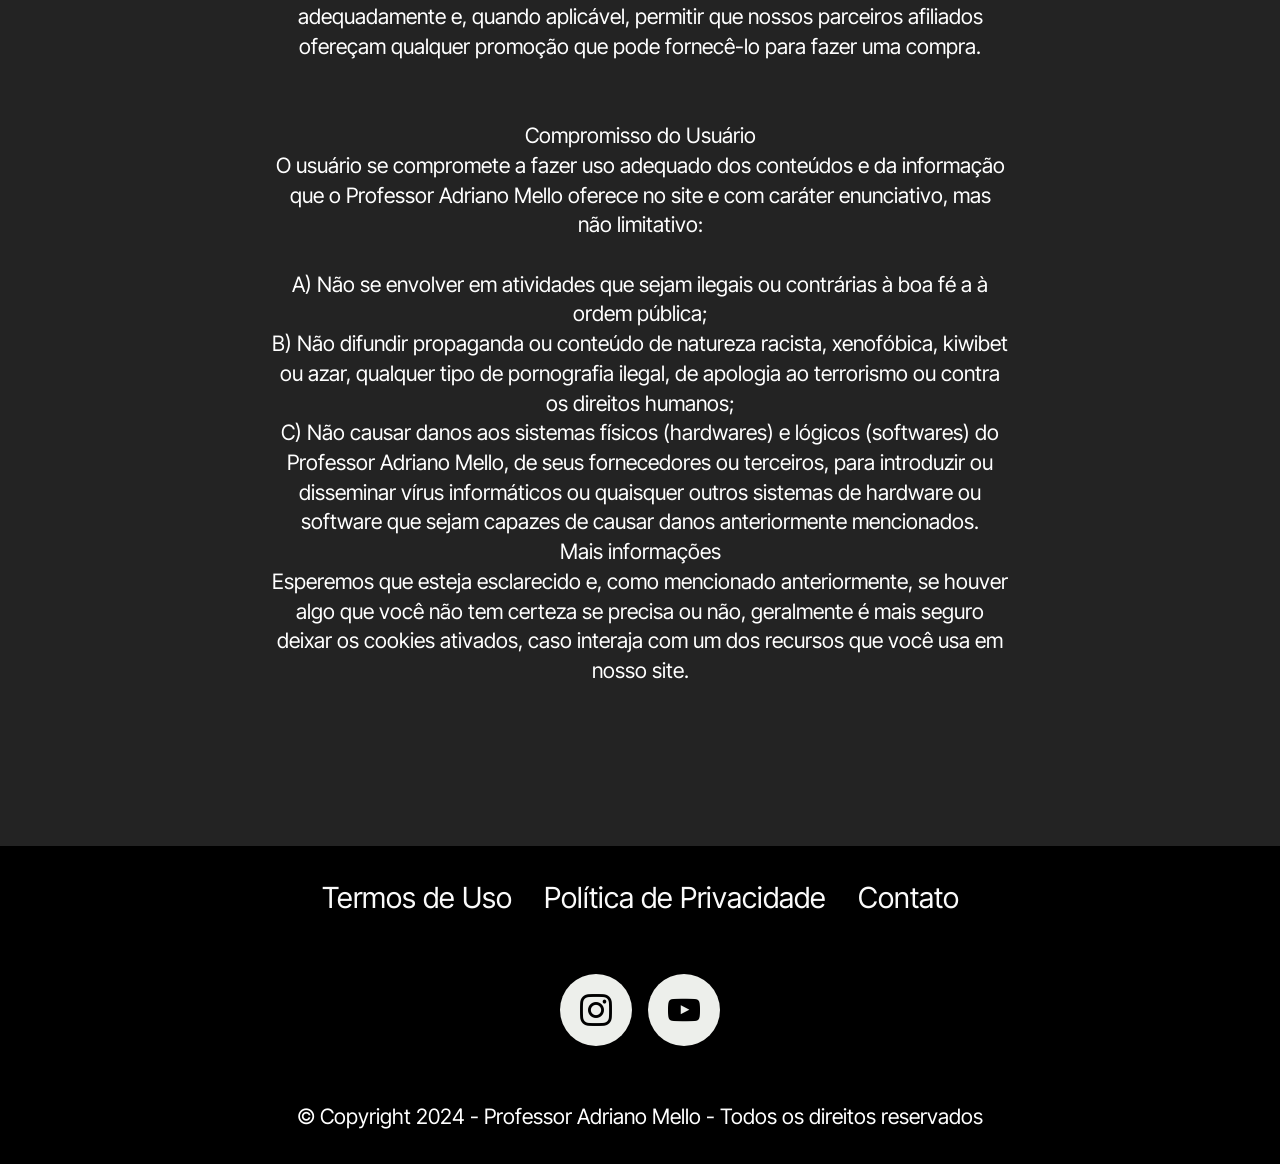
<file: privacidade.html>
<!DOCTYPE html>
<html  lang="pt-BR">
<head>
  
  <meta charset="UTF-8">
  <meta http-equiv="X-UA-Compatible" content="IE=edge">
  
  <meta name="viewport" content="width=device-width, initial-scale=1, minimum-scale=1">
  <link rel="shortcut icon" href="assets/images/adriano-mello-512x198.png" type="image/x-icon">
  <meta name="description" content="">
  
  
  <title>Política de Privacidade</title>
  <link rel="stylesheet" href="assets/web/assets/mobirise-icons2/mobirise2.css">
  <link rel="stylesheet" href="assets/FontAwesome/css/font-awesome.css">
  <link rel="stylesheet" href="assets/bootstrap/css/bootstrap.min.css">
  <link rel="stylesheet" href="assets/bootstrap/css/bootstrap-grid.min.css">
  <link rel="stylesheet" href="assets/bootstrap/css/bootstrap-reboot.min.css">
  <link rel="stylesheet" href="assets/popup-overlay-plugin/style.css">
  <link rel="stylesheet" href="assets/dropdown/css/style.css">
  <link rel="stylesheet" href="assets/socicon/css/styles.css">
  <link rel="stylesheet" href="assets/theme/css/style.css">
  <link rel="preload" href="https://fonts.googleapis.com/css?family=Inter+Tight:100,200,300,400,500,600,700,800,900,100i,200i,300i,400i,500i,600i,700i,800i,900i&display=swap" as="style" onload="this.onload=null;this.rel='stylesheet'">
  <noscript><link rel="stylesheet" href="https://fonts.googleapis.com/css?family=Inter+Tight:100,200,300,400,500,600,700,800,900,100i,200i,300i,400i,500i,600i,700i,800i,900i&display=swap"></noscript>
  <link rel="preload" as="style" href="assets/mobirise/css/mbr-additional.css?v=iZ3Kbq"><link rel="stylesheet" href="assets/mobirise/css/mbr-additional.css?v=iZ3Kbq" type="text/css">

  
  <!-- Google Tag Manager -->
<script>(function(w,d,s,l,i){w[l]=w[l]||[];w[l].push({'gtm.start':
new Date().getTime(),event:'gtm.js'});var f=d.getElementsByTagName(s)[0],
j=d.createElement(s),dl=l!='dataLayer'?'&l='+l:'';j.async=true;j.src=
'https://www.googletagmanager.com/gtm.js?id='+i+dl;f.parentNode.insertBefore(j,f);
})(window,document,'script','dataLayer','GTM-KBZTKQ72');</script>
<!-- End Google Tag Manager -->
  

</head>
<body>
  <!-- Google Tag Manager (noscript) -->
<noscript><iframe src="https://www.googletagmanager.com/ns.html?id=GTM-KBZTKQ72"
height="0" width="0" style="display:none;visibility:hidden"></iframe></noscript>
<!-- End Google Tag Manager (noscript) -->
  <section data-bs-version="5.1" class="menu menu4 cid-utdv0LZH3f" once="menu" id="menu04-e">
	

	<nav class="navbar navbar-dropdown navbar-expand-lg">
		<div class="container">
			<div class="navbar-brand">
				<span class="navbar-logo">
					<a href="index.html">
						<img src="[data-uri]" alt="Professor Adriano Mello" style="height: 4rem;" loading="lazy" class="lazyload" data-src="assets/images/adriano-mello-512x198.webp">
					</a>
				</span>
				
			</div>
			<button class="navbar-toggler" type="button" data-toggle="collapse" data-bs-toggle="collapse" data-target="#navbarSupportedContent" data-bs-target="#navbarSupportedContent" aria-controls="navbarNavAltMarkup" aria-expanded="false" aria-label="Toggle navigation">
				<div class="hamburger">
					<span></span>
					<span></span>
					<span></span>
					<span></span>
				</div>
			</button>
			<div class="collapse navbar-collapse" id="navbarSupportedContent">
				<ul class="navbar-nav nav-dropdown" data-app-modern-menu="true"><li class="nav-item">
						<a class="nav-link link text-white text-primary display-4" href="index.html#article17-i">Módulos</a>
					</li>
					<li class="nav-item">
						<a class="nav-link link show text-white text-primary display-4" href="index.html#article02-5" aria-expanded="false">Professor</a>
					</li>
					<li class="nav-item">
						<a class="nav-link link text-white text-primary display-4" href="index.html#article13-6">Aulas Individuais</a>
					</li></ul>
				
				<div class="navbar-buttons mbr-section-btn"><a class="btn btn-white-outline display-4" href="http://hotmart.com/club/professoradrianomello" target="_blank"><span class="fa fa-sign-out mbr-iconfont mbr-iconfont-btn"></span>Área do aluno</a></div>
			</div>
		</div>
	</nav>
</section>

<section data-bs-version="5.1" class="header09 startm5 cid-uthGahoM05 mbr-fullscreen" id="header09-h">	
    
	
	
	<div class="container-fluid">
		<div class="row">
			<div class="content-wrap col-12 col-md-8">
				<h1 class="mbr-section-title mbr-fonts-style mbr-white mb-4 display-1">
					<strong>Política de Privacidade</strong></h1>
				
				<p class="mbr-fonts-style mbr-text mbr-white mb-4 display-7">A sua privacidade é importante para nós. É política do Professor Adriano Mello respeitar a sua privacidade em relação a qualquer informação sua que possamos coletar no site Professor Adriano Mello, e outros sites que possuímos e operamos.
<br>
<br>Solicitamos informações pessoais apenas quando realmente precisamos delas para lhe fornecer um serviço. Fazemo-lo por meios justos e legais, com o seu conhecimento e consentimento. Também informamos por que estamos coletando e como será usado.
<br>
<br>Apenas retemos as informações coletadas pelo tempo necessário para fornecer o serviço solicitado. Quando armazenamos dados, protegemos dentro de meios comercialmente aceitáveis ​​para evitar perdas e roubos, bem como acesso, divulgação, cópia, uso ou modificação não autorizados.
<br>
<br>Não compartilhamos informações de identificação pessoal publicamente ou com terceiros, exceto quando exigido por lei.
<br>
<br>O nosso site pode ter links para sites externos que não são operados por nós. Esteja ciente de que não temos controle sobre o conteúdo e práticas desses sites e não podemos aceitar responsabilidade por suas respectivas políticas de privacidade.
<br>
<br>Você é livre para recusar a nossa solicitação de informações pessoais, entendendo que talvez não possamos fornecer alguns dos serviços desejados.
<br>
<br>O uso continuado de nosso site será considerado como aceitação de nossas práticas em torno de privacidade e informações pessoais. Se você tiver alguma dúvida sobre como lidamos com dados do usuário e informações pessoais, entre em contacto connosco.
<br>
<br>
<br>O serviço Google AdSense que usamos para veicular publicidade usa um cookie DoubleClick para veicular anúncios mais relevantes em toda a Web e limitar o número de vezes que um determinado anúncio é exibido para você.
<br>Para mais informações sobre o Google AdSense, consulte as FAQs oficiais sobre privacidade do Google AdSense.
<br>Utilizamos anúncios para compensar os custos de funcionamento deste site e fornecer financiamento para futuros desenvolvimentos. Os cookies de publicidade comportamental usados ​​por este site foram projetados para garantir que você forneça os anúncios mais relevantes sempre que possível, rastreando anonimamente seus interesses e apresentando coisas semelhantes que possam ser do seu interesse.
<br>Vários parceiros anunciam em nosso nome e os cookies de rastreamento de afiliados simplesmente nos permitem ver se nossos clientes acessaram o site através de um dos sites de nossos parceiros, para que possamos creditá-los adequadamente e, quando aplicável, permitir que nossos parceiros afiliados ofereçam qualquer promoção que pode fornecê-lo para fazer uma compra.
<br>
<br>
<br>Compromisso do Usuário
<br>O usuário se compromete a fazer uso adequado dos conteúdos e da informação que o Professor Adriano Mello oferece no site e com caráter enunciativo, mas não limitativo:
<br>
<br>A) Não se envolver em atividades que sejam ilegais ou contrárias à boa fé a à ordem pública;
<br>B) Não difundir propaganda ou conteúdo de natureza racista, xenofóbica, kiwibet ou azar, qualquer tipo de pornografia ilegal, de apologia ao terrorismo ou contra os direitos humanos;
<br>C) Não causar danos aos sistemas físicos (hardwares) e lógicos (softwares) do Professor Adriano Mello, de seus fornecedores ou terceiros, para introduzir ou disseminar vírus informáticos ou quaisquer outros sistemas de hardware ou software que sejam capazes de causar danos anteriormente mencionados.
<br>Mais informações
<br>Esperemos que esteja esclarecido e, como mencionado anteriormente, se houver algo que você não tem certeza se precisa ou não, geralmente é mais seguro deixar os cookies ativados, caso interaja com um dos recursos que você usa em nosso site.</p>
				
			</div>
		</div>
	</div>
</section>

<section data-bs-version="5.1" class="footer3 cid-uthlbHNk9Q" once="footers" id="footer03-f">

        

    

    <div class="container">
        <div class="row">
            <div class="row-links">
                <ul class="header-menu">
                  
                  
                  
                  
                <li class="header-menu-item mbr-fonts-style display-5"><a href="page1.html" class="text-white" target="_blank">Termos de Uso</a></li><li class="header-menu-item mbr-fonts-style display-5"><a href="privacidade.html" class="text-white" target="_blank">Política de Privacidade</a></li><li class="header-menu-item mbr-fonts-style display-5"><a href="https://api.whatsapp.com/send?phone=5516997605805&text=Ol%C3%A1%20Professor%20Adriano,%20vi%20o%20seu%20site%20e%20quero%20iniciar%20na%20viola%20caipira" class="text-white text-primary" target="_blank">Contato</a></li></ul>
              </div>

            <div class="col-12 mt-4">
                <div class="social-row">
                    <div class="soc-item">
                        <a href="http://instagram.com/professor_adriano_mello" target="_blank">
                            <span class="mbr-iconfont display-7 socicon-instagram socicon"></span>
                        </a>
                    </div>
                    <div class="soc-item">
                        <a href="https://www.youtube.com/@professoradrianomello" target="_blank">
                            <span class="mbr-iconfont socicon-youtube socicon"></span>
                        </a>
                    </div>
                    
                    
                    
                </div>
            </div>
            <div class="col-12 mt-5">
                <p class="mbr-fonts-style copyright display-7">
                    © Copyright 2024 - Professor Adriano Mello - Todos os direitos reservados</p>
            </div>
        </div>
    </div>
</section>


<script src="assets/bootstrap/js/bootstrap.bundle.min.js"></script>
  <script src="assets/smoothscroll/smooth-scroll.js"></script>
  <script src="assets/ytplayer/index.js"></script>
  <script src="assets/dropdown/js/navbar-dropdown.js"></script>
  <script src="assets/theme/js/script.js"></script>
  
  
  
<script>"use strict";if("loading"in HTMLImageElement.prototype){document.querySelectorAll('img[loading="lazy"]').forEach(e=>{e.src=e.dataset.src;if(e.getAttribute("style")){e.setAttribute("data-temp-style",e.getAttribute("style"))};if(e.getAttribute("data-aspectratio")){e.style.paddingTop=100*e.getAttribute("data-aspectratio")+"%";e.style.height=0;}e.onload=function(){if(e.getAttribute("data-temp-style")){e.setAttribute("style", e.getAttribute("data-temp-style"))}else{e.removeAttribute("style")};e.removeAttribute("data-temp-style")}})}else{const e=document.createElement("script");e.src="https://cdnjs.cloudflare.com/ajax/libs/lazysizes/5.1.2/lazysizes.min.js";document.body.appendChild(e)}</script>

</body>
</html>
</file>
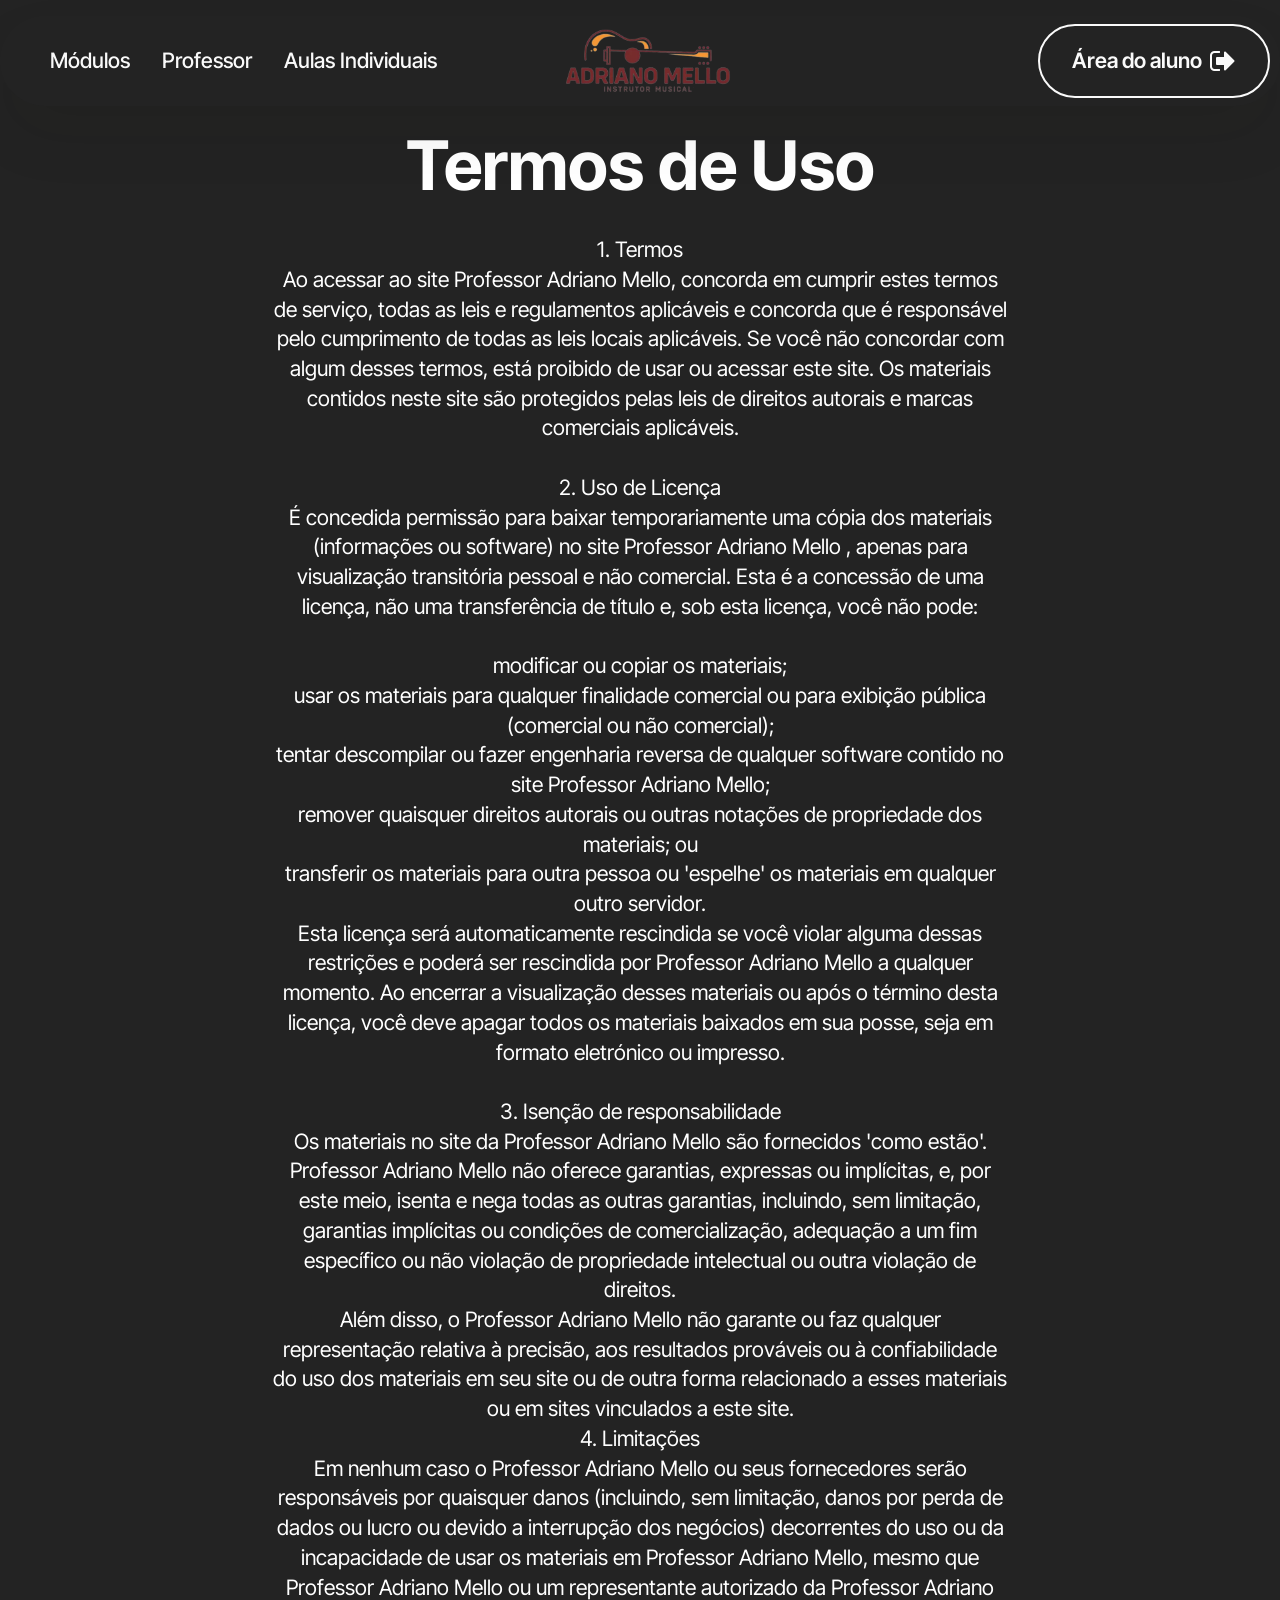
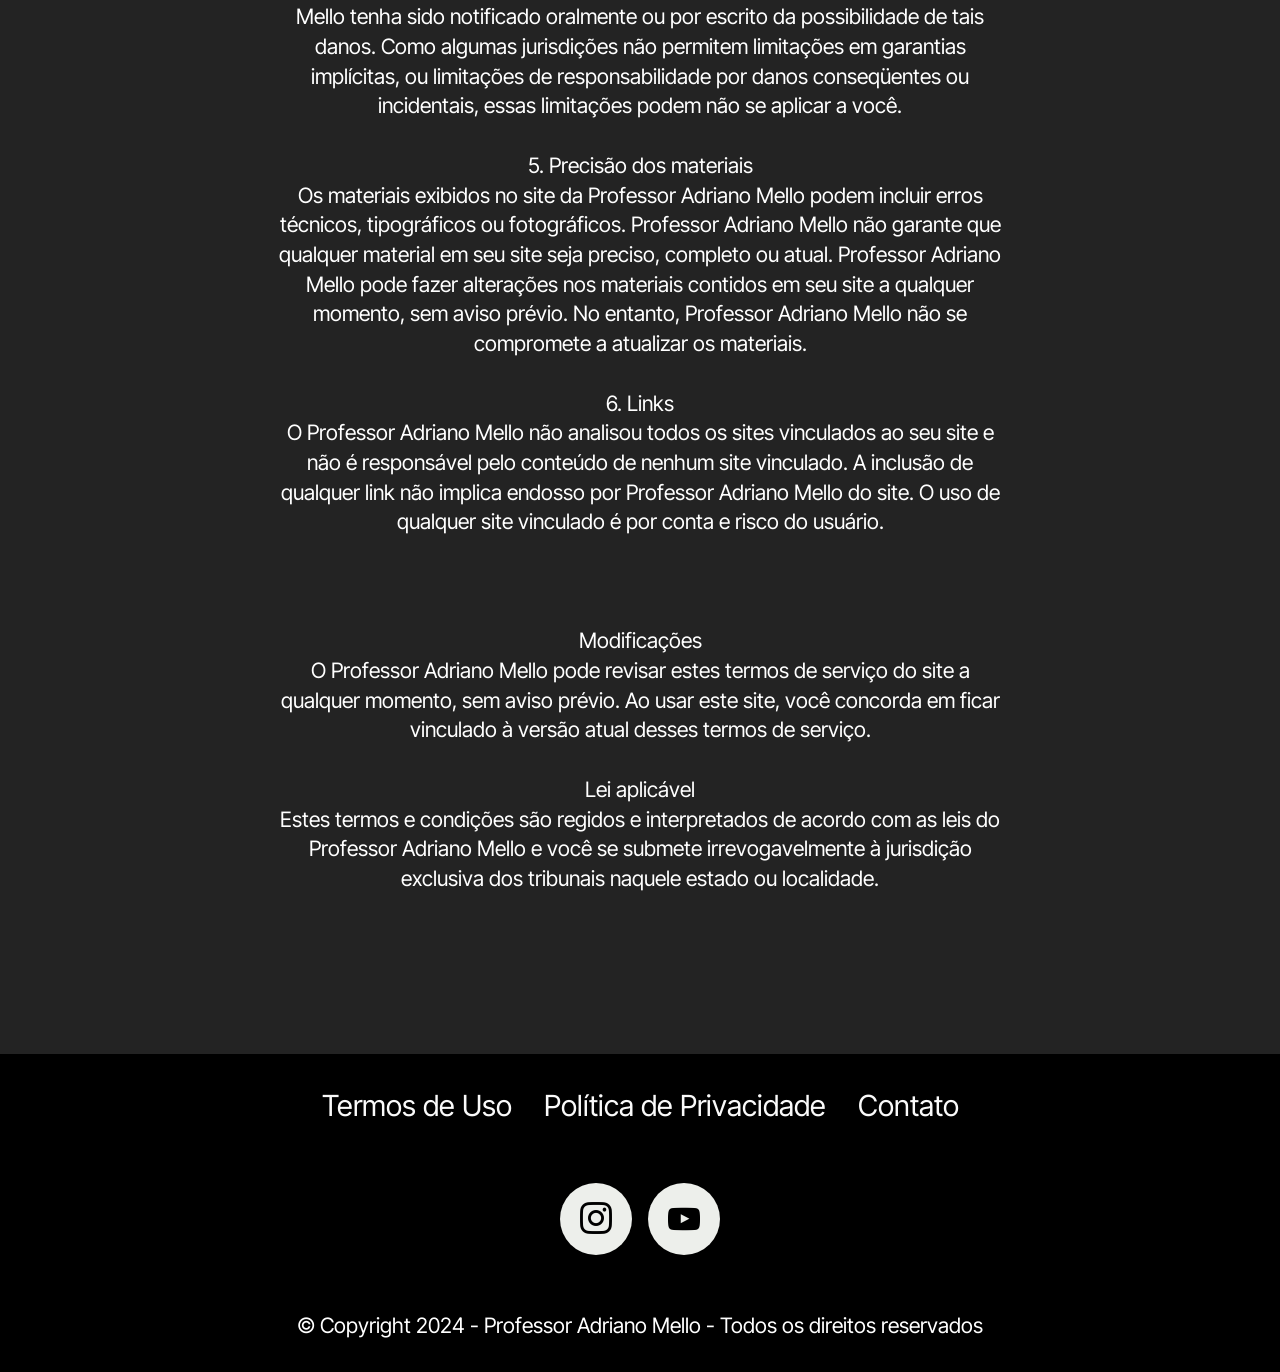
<file: termos.html>
<!DOCTYPE html>
<html  lang="pt-BR">
<head>
  
  <meta charset="UTF-8">
  <meta http-equiv="X-UA-Compatible" content="IE=edge">
  
  <meta name="viewport" content="width=device-width, initial-scale=1, minimum-scale=1">
  <link rel="shortcut icon" href="assets/images/adriano-mello-512x198.png" type="image/x-icon">
  <meta name="description" content="">
  
  
  <title>Termos de Uso</title>
  <link rel="stylesheet" href="assets/web/assets/mobirise-icons2/mobirise2.css">
  <link rel="stylesheet" href="assets/FontAwesome/css/font-awesome.css">
  <link rel="stylesheet" href="assets/bootstrap/css/bootstrap.min.css">
  <link rel="stylesheet" href="assets/bootstrap/css/bootstrap-grid.min.css">
  <link rel="stylesheet" href="assets/bootstrap/css/bootstrap-reboot.min.css">
  <link rel="stylesheet" href="assets/popup-overlay-plugin/style.css">
  <link rel="stylesheet" href="assets/dropdown/css/style.css">
  <link rel="stylesheet" href="assets/socicon/css/styles.css">
  <link rel="stylesheet" href="assets/theme/css/style.css">
  <link rel="preload" href="https://fonts.googleapis.com/css?family=Inter+Tight:100,200,300,400,500,600,700,800,900,100i,200i,300i,400i,500i,600i,700i,800i,900i&display=swap" as="style" onload="this.onload=null;this.rel='stylesheet'">
  <noscript><link rel="stylesheet" href="https://fonts.googleapis.com/css?family=Inter+Tight:100,200,300,400,500,600,700,800,900,100i,200i,300i,400i,500i,600i,700i,800i,900i&display=swap"></noscript>
  <link rel="preload" as="style" href="assets/mobirise/css/mbr-additional.css?v=e4raKX"><link rel="stylesheet" href="assets/mobirise/css/mbr-additional.css?v=e4raKX" type="text/css">

  
  <!-- Google Tag Manager -->
<script>(function(w,d,s,l,i){w[l]=w[l]||[];w[l].push({'gtm.start':
new Date().getTime(),event:'gtm.js'});var f=d.getElementsByTagName(s)[0],
j=d.createElement(s),dl=l!='dataLayer'?'&l='+l:'';j.async=true;j.src=
'https://www.googletagmanager.com/gtm.js?id='+i+dl;f.parentNode.insertBefore(j,f);
})(window,document,'script','dataLayer','GTM-KBZTKQ72');</script>
<!-- End Google Tag Manager -->
  

</head>
<body>
  <!-- Google Tag Manager (noscript) -->
<noscript><iframe src="https://www.googletagmanager.com/ns.html?id=GTM-KBZTKQ72"
height="0" width="0" style="display:none;visibility:hidden"></iframe></noscript>
<!-- End Google Tag Manager (noscript) -->
  <section data-bs-version="5.1" class="menu menu4 cid-utdv0LZH3f" once="menu" id="menu04-c">
	

	<nav class="navbar navbar-dropdown navbar-expand-lg">
		<div class="container">
			<div class="navbar-brand">
				<span class="navbar-logo">
					<a href="index.html">
						<img src="[data-uri]" alt="Professor Adriano Mello" style="height: 4rem;" loading="lazy" class="lazyload" data-src="assets/images/adriano-mello-512x198.webp">
					</a>
				</span>
				
			</div>
			<button class="navbar-toggler" type="button" data-toggle="collapse" data-bs-toggle="collapse" data-target="#navbarSupportedContent" data-bs-target="#navbarSupportedContent" aria-controls="navbarNavAltMarkup" aria-expanded="false" aria-label="Toggle navigation">
				<div class="hamburger">
					<span></span>
					<span></span>
					<span></span>
					<span></span>
				</div>
			</button>
			<div class="collapse navbar-collapse" id="navbarSupportedContent">
				<ul class="navbar-nav nav-dropdown" data-app-modern-menu="true"><li class="nav-item">
						<a class="nav-link link text-white text-primary display-4" href="index.html#article17-i">Módulos</a>
					</li>
					<li class="nav-item">
						<a class="nav-link link show text-white text-primary display-4" href="index.html#article02-5" aria-expanded="false">Professor</a>
					</li>
					<li class="nav-item">
						<a class="nav-link link text-white text-primary display-4" href="index.html#article13-6">Aulas Individuais</a>
					</li></ul>
				
				<div class="navbar-buttons mbr-section-btn"><a class="btn btn-white-outline display-4" href="http://hotmart.com/club/professoradrianomello" target="_blank"><span class="fa fa-sign-out mbr-iconfont mbr-iconfont-btn"></span>Área do aluno</a></div>
			</div>
		</div>
	</nav>
</section>

<section data-bs-version="5.1" class="header09 startm5 cid-uthFPoySds mbr-fullscreen" id="header09-g">	
    
	
	
	<div class="container-fluid">
		<div class="row">
			<div class="content-wrap col-12 col-md-8">
				<h1 class="mbr-section-title mbr-fonts-style mbr-white mb-4 display-1">
					<strong>Termos de Uso</strong></h1>
				
				<p class="mbr-fonts-style mbr-text mbr-white mb-4 display-7">1. Termos
<br>Ao acessar ao site Professor Adriano Mello, concorda em cumprir estes termos de serviço, todas as leis e regulamentos aplicáveis ​​e concorda que é responsável pelo cumprimento de todas as leis locais aplicáveis. Se você não concordar com algum desses termos, está proibido de usar ou acessar este site. Os materiais contidos neste site são protegidos pelas leis de direitos autorais e marcas comerciais aplicáveis.
<br>
<br>2. Uso de Licença
<br>É concedida permissão para baixar temporariamente uma cópia dos materiais (informações ou software) no site Professor Adriano Mello , apenas para visualização transitória pessoal e não comercial. Esta é a concessão de uma licença, não uma transferência de título e, sob esta licença, você não pode: 
<br>
<br>modificar ou copiar os materiais; 
<br>usar os materiais para qualquer finalidade comercial ou para exibição pública (comercial ou não comercial); 
<br>tentar descompilar ou fazer engenharia reversa de qualquer software contido no site Professor Adriano Mello; 
<br>remover quaisquer direitos autorais ou outras notações de propriedade dos materiais; ou 
<br>transferir os materiais para outra pessoa ou 'espelhe' os materiais em qualquer outro servidor.
<br>Esta licença será automaticamente rescindida se você violar alguma dessas restrições e poderá ser rescindida por Professor Adriano Mello a qualquer momento. Ao encerrar a visualização desses materiais ou após o término desta licença, você deve apagar todos os materiais baixados em sua posse, seja em formato eletrónico ou impresso.
<br>
<br>3. Isenção de responsabilidade
<br>Os materiais no site da Professor Adriano Mello são fornecidos 'como estão'. Professor Adriano Mello não oferece garantias, expressas ou implícitas, e, por este meio, isenta e nega todas as outras garantias, incluindo, sem limitação, garantias implícitas ou condições de comercialização, adequação a um fim específico ou não violação de propriedade intelectual ou outra violação de direitos.
<br>Além disso, o Professor Adriano Mello não garante ou faz qualquer representação relativa à precisão, aos resultados prováveis ​​ou à confiabilidade do uso dos materiais em seu site ou de outra forma relacionado a esses materiais ou em sites vinculados a este site.
<br>4. Limitações
<br>Em nenhum caso o Professor Adriano Mello ou seus fornecedores serão responsáveis ​​por quaisquer danos (incluindo, sem limitação, danos por perda de dados ou lucro ou devido a interrupção dos negócios) decorrentes do uso ou da incapacidade de usar os materiais em Professor Adriano Mello, mesmo que Professor Adriano Mello ou um representante autorizado da Professor Adriano Mello tenha sido notificado oralmente ou por escrito da possibilidade de tais danos. Como algumas jurisdições não permitem limitações em garantias implícitas, ou limitações de responsabilidade por danos conseqüentes ou incidentais, essas limitações podem não se aplicar a você.
<br>
<br>5. Precisão dos materiais
<br>Os materiais exibidos no site da Professor Adriano Mello podem incluir erros técnicos, tipográficos ou fotográficos. Professor Adriano Mello não garante que qualquer material em seu site seja preciso, completo ou atual. Professor Adriano Mello pode fazer alterações nos materiais contidos em seu site a qualquer momento, sem aviso prévio. No entanto, Professor Adriano Mello não se compromete a atualizar os materiais.
<br>
<br>6. Links
<br>O Professor Adriano Mello não analisou todos os sites vinculados ao seu site e não é responsável pelo conteúdo de nenhum site vinculado. A inclusão de qualquer link não implica endosso por Professor Adriano Mello do site. O uso de qualquer site vinculado é por conta e risco do usuário.
<br>
<br>
<br>
<br>Modificações
<br>O Professor Adriano Mello pode revisar estes termos de serviço do site a qualquer momento, sem aviso prévio. Ao usar este site, você concorda em ficar vinculado à versão atual desses termos de serviço.
<br>
<br>Lei aplicável
<br>Estes termos e condições são regidos e interpretados de acordo com as leis do Professor Adriano Mello e você se submete irrevogavelmente à jurisdição exclusiva dos tribunais naquele estado ou localidade.</p>
				
			</div>
		</div>
	</div>
</section>

<section data-bs-version="5.1" class="footer3 cid-uthlbHNk9Q" once="footers" id="footer03-d">

        

    

    <div class="container">
        <div class="row">
            <div class="row-links">
                <ul class="header-menu">
                  
                  
                  
                  
                <li class="header-menu-item mbr-fonts-style display-5"><a href="page1.html" class="text-white" target="_blank">Termos de Uso</a></li><li class="header-menu-item mbr-fonts-style display-5"><a href="privacidade.html" class="text-white" target="_blank">Política de Privacidade</a></li><li class="header-menu-item mbr-fonts-style display-5"><a href="https://api.whatsapp.com/send?phone=5516997605805&text=Ol%C3%A1%20Professor%20Adriano,%20vi%20o%20seu%20site%20e%20quero%20iniciar%20na%20viola%20caipira" class="text-white text-primary" target="_blank">Contato</a></li></ul>
              </div>

            <div class="col-12 mt-4">
                <div class="social-row">
                    <div class="soc-item">
                        <a href="http://instagram.com/professor_adriano_mello" target="_blank">
                            <span class="mbr-iconfont display-7 socicon-instagram socicon"></span>
                        </a>
                    </div>
                    <div class="soc-item">
                        <a href="https://www.youtube.com/@professoradrianomello" target="_blank">
                            <span class="mbr-iconfont socicon-youtube socicon"></span>
                        </a>
                    </div>
                    
                    
                    
                </div>
            </div>
            <div class="col-12 mt-5">
                <p class="mbr-fonts-style copyright display-7">
                    © Copyright 2024 - Professor Adriano Mello - Todos os direitos reservados</p>
            </div>
        </div>
    </div>
</section>


<script src="assets/bootstrap/js/bootstrap.bundle.min.js"></script>
  <script src="assets/smoothscroll/smooth-scroll.js"></script>
  <script src="assets/ytplayer/index.js"></script>
  <script src="assets/dropdown/js/navbar-dropdown.js"></script>
  <script src="assets/theme/js/script.js"></script>
  
  
  
<script>"use strict";if("loading"in HTMLImageElement.prototype){document.querySelectorAll('img[loading="lazy"]').forEach(e=>{e.src=e.dataset.src;if(e.getAttribute("style")){e.setAttribute("data-temp-style",e.getAttribute("style"))};if(e.getAttribute("data-aspectratio")){e.style.paddingTop=100*e.getAttribute("data-aspectratio")+"%";e.style.height=0;}e.onload=function(){if(e.getAttribute("data-temp-style")){e.setAttribute("style", e.getAttribute("data-temp-style"))}else{e.removeAttribute("style")};e.removeAttribute("data-temp-style")}})}else{const e=document.createElement("script");e.src="https://cdnjs.cloudflare.com/ajax/libs/lazysizes/5.1.2/lazysizes.min.js";document.body.appendChild(e)}</script>

</body>
</html>
</file>
<file: assets/web/assets/mobirise-icons2/mobirise2.css>
@font-face {
  font-family: 'Moririse2';
  font-display: swap;
  src:  url('mobirise2.eot?f2bix4');
  src:  url('mobirise2.eot?f2bix4#iefix') format('embedded-opentype'),
    url('mobirise2.ttf?f2bix4') format('truetype'),
    url('mobirise2.woff?f2bix4') format('woff'),
    url('mobirise2.svg?f2bix4#mobirise2') format('svg');
  font-weight: normal;
  font-style: normal;
}

[class^="mobi-"], [class*=" mobi-"] {
  /* use !important to prevent issues with browser extensions that change fonts */
  font-family: 'Moririse2' !important;
  speak: none;
  font-style: normal;
  font-weight: normal;
  font-variant: normal;
  text-transform: none;
  line-height: 1;

  /* Better Font Rendering =========== */
  -webkit-font-smoothing: antialiased;
  -moz-osx-font-smoothing: grayscale;
}

.mobi-mbri-add-submenu:before {
  content: "\e900";
}
.mobi-mbri-alert:before {
  content: "\e901";
}
.mobi-mbri-align-center:before {
  content: "\e902";
}
.mobi-mbri-align-justify:before {
  content: "\e903";
}
.mobi-mbri-align-left:before {
  content: "\e904";
}
.mobi-mbri-align-right:before {
  content: "\e905";
}
.mobi-mbri-android:before {
  content: "\e906";
}
.mobi-mbri-apple:before {
  content: "\e907";
}
.mobi-mbri-arrow-down:before {
  content: "\e908";
}
.mobi-mbri-arrow-next:before {
  content: "\e909";
}
.mobi-mbri-arrow-prev:before {
  content: "\e90a";
}
.mobi-mbri-arrow-up:before {
  content: "\e90b";
}
.mobi-mbri-bold:before {
  content: "\e90c";
}
.mobi-mbri-bookmark:before {
  content: "\e90d";
}
.mobi-mbri-bootstrap:before {
  content: "\e90e";
}
.mobi-mbri-briefcase:before {
  content: "\e90f";
}
.mobi-mbri-browse:before {
  content: "\e910";
}
.mobi-mbri-bulleted-list:before {
  content: "\e911";
}
.mobi-mbri-calendar:before {
  content: "\e912";
}
.mobi-mbri-camera:before {
  content: "\e913";
}
.mobi-mbri-cart-add:before {
  content: "\e914";
}
.mobi-mbri-cart-full:before {
  content: "\e915";
}
.mobi-mbri-cash:before {
  content: "\e916";
}
.mobi-mbri-change-style:before {
  content: "\e917";
}
.mobi-mbri-chat:before {
  content: "\e918";
}
.mobi-mbri-clock:before {
  content: "\e919";
}
.mobi-mbri-close:before {
  content: "\e91a";
}
.mobi-mbri-cloud:before {
  content: "\e91b";
}
.mobi-mbri-code:before {
  content: "\e91c";
}
.mobi-mbri-contact-form:before {
  content: "\e91d";
}
.mobi-mbri-credit-card:before {
  content: "\e91e";
}
.mobi-mbri-cursor-click:before {
  content: "\e91f";
}
.mobi-mbri-cust-feedback:before {
  content: "\e920";
}
.mobi-mbri-database:before {
  content: "\e921";
}
.mobi-mbri-delivery:before {
  content: "\e922";
}
.mobi-mbri-desktop:before {
  content: "\e923";
}
.mobi-mbri-devices:before {
  content: "\e924";
}
.mobi-mbri-down:before {
  content: "\e925";
}
.mobi-mbri-download-2:before {
  content: "\e926";
}
.mobi-mbri-download:before {
  content: "\e927";
}
.mobi-mbri-drag-n-drop-2:before {
  content: "\e928";
}
.mobi-mbri-drag-n-drop:before {
  content: "\e929";
}
.mobi-mbri-edit-2:before {
  content: "\e92a";
}
.mobi-mbri-edit:before {
  content: "\e92b";
}
.mobi-mbri-error:before {
  content: "\e92c";
}
.mobi-mbri-extension:before {
  content: "\e92d";
}
.mobi-mbri-features:before {
  content: "\e92e";
}
.mobi-mbri-file:before {
  content: "\e92f";
}
.mobi-mbri-flag:before {
  content: "\e930";
}
.mobi-mbri-folder:before {
  content: "\e931";
}
.mobi-mbri-gift:before {
  content: "\e932";
}
.mobi-mbri-github:before {
  content: "\e933";
}
.mobi-mbri-globe-2:before {
  content: "\e934";
}
.mobi-mbri-globe:before {
  content: "\e935";
}
.mobi-mbri-growing-chart:before {
  content: "\e936";
}
.mobi-mbri-hearth:before {
  content: "\e937";
}
.mobi-mbri-help:before {
  content: "\e938";
}
.mobi-mbri-home:before {
  content: "\e939";
}
.mobi-mbri-hot-cup:before {
  content: "\e93a";
}
.mobi-mbri-idea:before {
  content: "\e93b";
}
.mobi-mbri-image-gallery:before {
  content: "\e93c";
}
.mobi-mbri-image-slider:before {
  content: "\e93d";
}
.mobi-mbri-info:before {
  content: "\e93e";
}
.mobi-mbri-italic:before {
  content: "\e93f";
}
.mobi-mbri-key:before {
  content: "\e940";
}
.mobi-mbri-laptop:before {
  content: "\e941";
}
.mobi-mbri-layers:before {
  content: "\e942";
}
.mobi-mbri-left-right:before {
  content: "\e943";
}
.mobi-mbri-left:before {
  content: "\e944";
}
.mobi-mbri-letter:before {
  content: "\e945";
}
.mobi-mbri-like:before {
  content: "\e946";
}
.mobi-mbri-link:before {
  content: "\e947";
}
.mobi-mbri-lock:before {
  content: "\e948";
}
.mobi-mbri-login:before {
  content: "\e949";
}
.mobi-mbri-logout:before {
  content: "\e94a";
}
.mobi-mbri-magic-stick:before {
  content: "\e94b";
}
.mobi-mbri-map-pin:before {
  content: "\e94c";
}
.mobi-mbri-menu:before {
  content: "\e94d";
}
.mobi-mbri-mobile-2:before {
  content: "\e94e";
}
.mobi-mbri-mobile-horizontal:before {
  content: "\e94f";
}
.mobi-mbri-mobile:before {
  content: "\e950";
}
.mobi-mbri-mobirise:before {
  content: "\e951";
}
.mobi-mbri-more-horizontal:before {
  content: "\e952";
}
.mobi-mbri-more-vertical:before {
  content: "\e953";
}
.mobi-mbri-music:before {
  content: "\e954";
}
.mobi-mbri-new-file:before {
  content: "\e955";
}
.mobi-mbri-numbered-list:before {
  content: "\e956";
}
.mobi-mbri-opened-folder:before {
  content: "\e957";
}
.mobi-mbri-pages:before {
  content: "\e958";
}
.mobi-mbri-paper-plane:before {
  content: "\e959";
}
.mobi-mbri-paperclip:before {
  content: "\e95a";
}
.mobi-mbri-phone:before {
  content: "\e95b";
}
.mobi-mbri-photo:before {
  content: "\e95c";
}
.mobi-mbri-photos:before {
  content: "\e95d";
}
.mobi-mbri-pin:before {
  content: "\e95e";
}
.mobi-mbri-play:before {
  content: "\e95f";
}
.mobi-mbri-plus:before {
  content: "\e960";
}
.mobi-mbri-preview:before {
  content: "\e961";
}
.mobi-mbri-print:before {
  content: "\e962";
}
.mobi-mbri-protect:before {
  content: "\e963";
}
.mobi-mbri-question:before {
  content: "\e964";
}
.mobi-mbri-quote-left:before {
  content: "\e965";
}
.mobi-mbri-quote-right:before {
  content: "\e966";
}
.mobi-mbri-redo:before {
  content: "\e967";
}
.mobi-mbri-refresh:before {
  content: "\e968";
}
.mobi-mbri-responsive-2:before {
  content: "\e969";
}
.mobi-mbri-responsive:before {
  content: "\e96a";
}
.mobi-mbri-right:before {
  content: "\e96b";
}
.mobi-mbri-rocket:before {
  content: "\e96c";
}
.mobi-mbri-sad-face:before {
  content: "\e96d";
}
.mobi-mbri-sale:before {
  content: "\e96e";
}
.mobi-mbri-save:before {
  content: "\e96f";
}
.mobi-mbri-search:before {
  content: "\e970";
}
.mobi-mbri-setting-2:before {
  content: "\e971";
}
.mobi-mbri-setting-3:before {
  content: "\e972";
}
.mobi-mbri-setting:before {
  content: "\e973";
}
.mobi-mbri-share:before {
  content: "\e974";
}
.mobi-mbri-shopping-bag:before {
  content: "\e975";
}
.mobi-mbri-shopping-basket:before {
  content: "\e976";
}
.mobi-mbri-shopping-cart:before {
  content: "\e977";
}
.mobi-mbri-sites:before {
  content: "\e978";
}
.mobi-mbri-smile-face:before {
  content: "\e979";
}
.mobi-mbri-speed:before {
  content: "\e97a";
}
.mobi-mbri-star:before {
  content: "\e97b";
}
.mobi-mbri-success:before {
  content: "\e97c";
}
.mobi-mbri-sun:before {
  content: "\e97d";
}
.mobi-mbri-sun2:before {
  content: "\e97e";
}
.mobi-mbri-tablet-vertical:before {
  content: "\e97f";
}
.mobi-mbri-tablet:before {
  content: "\e980";
}
.mobi-mbri-target:before {
  content: "\e981";
}
.mobi-mbri-timer:before {
  content: "\e982";
}
.mobi-mbri-to-ftp:before {
  content: "\e983";
}
.mobi-mbri-to-local-drive:before {
  content: "\e984";
}
.mobi-mbri-touch-swipe:before {
  content: "\e985";
}
.mobi-mbri-touch:before {
  content: "\e986";
}
.mobi-mbri-trash:before {
  content: "\e987";
}
.mobi-mbri-underline:before {
  content: "\e988";
}
.mobi-mbri-undo:before {
  content: "\e989";
}
.mobi-mbri-unlink:before {
  content: "\e98a";
}
.mobi-mbri-unlock:before {
  content: "\e98b";
}
.mobi-mbri-up-down:before {
  content: "\e98c";
}
.mobi-mbri-up:before {
  content: "\e98d";
}
.mobi-mbri-update:before {
  content: "\e98e";
}
.mobi-mbri-upload-2:before {
  content: "\e98f";
}
.mobi-mbri-upload:before {
  content: "\e990";
}
.mobi-mbri-user-2:before {
  content: "\e991";
}
.mobi-mbri-user:before {
  content: "\e992";
}
.mobi-mbri-users:before {
  content: "\e993";
}
.mobi-mbri-video-play:before {
  content: "\e994";
}
.mobi-mbri-video:before {
  content: "\e995";
}
.mobi-mbri-watch:before {
  content: "\e996";
}
.mobi-mbri-website-theme-2:before {
  content: "\e997";
}
.mobi-mbri-website-theme:before {
  content: "\e998";
}
.mobi-mbri-wifi:before {
  content: "\e999";
}
.mobi-mbri-windows:before {
  content: "\e99a";
}
.mobi-mbri-zoom-in:before {
  content: "\e99b";
}
.mobi-mbri-zoom-out:before {
  content: "\e99c";
}
</file>
<file: assets/popup-overlay-plugin/style.css>
html.is-builder .modal-backdrop.show {
    display: none !important;
}
</file>
<file: assets/dropdown/css/style.css>
.navbar-dropdown {
  left: 0;
  padding: 0;
  position: absolute;
  right: 0;
  top: 0;
  transition: all 0.45s ease;
  z-index: 1030;
  background: #282828; }
  .navbar-dropdown .navbar-logo {
    margin-right: 0.8rem;
    transition: margin 0.3s ease-in-out;
    vertical-align: middle; }
    .navbar-dropdown .navbar-logo img {
      height: 3.125rem;
      transition: all 0.3s ease-in-out; }
    .navbar-dropdown .navbar-logo.mbr-iconfont {
      font-size: 3.125rem;
      line-height: 3.125rem; }
  .navbar-dropdown .navbar-caption {
    font-weight: 700;
    white-space: normal;
    vertical-align: -4px;
    line-height: 3.125rem !important; }
    .navbar-dropdown .navbar-caption, .navbar-dropdown .navbar-caption:hover {
      color: inherit;
      text-decoration: none; }
  .navbar-dropdown .mbr-iconfont + .navbar-caption {
    vertical-align: -1px; }
  .navbar-dropdown.navbar-fixed-top {
    position: fixed; }
  .navbar-dropdown .navbar-brand span {
    vertical-align: -4px; }
  .navbar-dropdown.bg-color.transparent {
    background: none; }
  .navbar-dropdown.navbar-short .navbar-brand {
    padding: 0.625rem 0; }
    .navbar-dropdown.navbar-short .navbar-brand span {
      vertical-align: -1px; }
  .navbar-dropdown.navbar-short .navbar-caption {
    line-height: 2.375rem !important;
    vertical-align: -2px; }
  .navbar-dropdown.navbar-short .navbar-logo {
    margin-right: 0.5rem; }
    .navbar-dropdown.navbar-short .navbar-logo img {
      height: 2.375rem; }
    .navbar-dropdown.navbar-short .navbar-logo.mbr-iconfont {
      font-size: 2.375rem;
      line-height: 2.375rem; }
  .navbar-dropdown.navbar-short .mbr-table-cell {
    height: 3.625rem; }
  .navbar-dropdown .navbar-close {
    left: 0.6875rem;
    position: fixed;
    top: 0.75rem;
    z-index: 1000; }
  .navbar-dropdown .hamburger-icon {
    content: "";
    display: inline-block;
    vertical-align: middle;
    width: 16px;
    -webkit-box-shadow: 0 -6px 0 1px #282828,0 0 0 1px #282828,0 6px 0 1px #282828;
    -moz-box-shadow: 0 -6px 0 1px #282828,0 0 0 1px #282828,0 6px 0 1px #282828;
    box-shadow: 0 -6px 0 1px #282828,0 0 0 1px #282828,0 6px 0 1px #282828; }

.dropdown-menu .dropdown-toggle[data-toggle="dropdown-submenu"]::after {
  border-bottom: 0.35em solid transparent;
  border-left: 0.35em solid;
  border-right: 0;
  border-top: 0.35em solid transparent;
  margin-left: 0.3rem; }

.dropdown-menu .dropdown-item:focus {
  outline: 0; }

.nav-dropdown {
  font-size: 0.75rem;
  font-weight: 500;
  height: auto !important; }
  .nav-dropdown .nav-btn {
    padding-left: 1rem; }
  .nav-dropdown .link {
    margin: .667em 1.667em;
    font-weight: 500;
    padding: 0;
    transition: color .2s ease-in-out; }
    .nav-dropdown .link.dropdown-toggle {
      margin-right: 2.583em; }
      .nav-dropdown .link.dropdown-toggle::after {
        margin-left: .25rem;
        border-top: 0.35em solid;
        border-right: 0.35em solid transparent;
        border-left: 0.35em solid transparent;
        border-bottom: 0; }
      .nav-dropdown .link.dropdown-toggle[aria-expanded="true"] {
        margin: 0;
        padding: 0.667em 3.263em  0.667em 1.667em; }
  .nav-dropdown .link::after,
  .nav-dropdown .dropdown-item::after {
    color: inherit; }
  .nav-dropdown .btn {
    font-size: 0.75rem;
    font-weight: 700;
    letter-spacing: 0;
    margin-bottom: 0;
    padding-left: 1.25rem;
    padding-right: 1.25rem; }
  .nav-dropdown .dropdown-menu {
    border-radius: 0;
    border: 0;
    left: 0;
    margin: 0;
    padding-bottom: 1.25rem;
    padding-top: 1.25rem;
    position: relative; }
  .nav-dropdown .dropdown-submenu {
    margin-left: 0.125rem;
    top: 0; }
  .nav-dropdown .dropdown-item {
    font-weight: 500;
    line-height: 2;
    padding: 0.3846em 4.615em 0.3846em 1.5385em;
    position: relative;
    transition: color .2s ease-in-out, background-color .2s ease-in-out; }
    .nav-dropdown .dropdown-item::after {
      margin-top: -0.3077em;
      position: absolute;
      right: 1.1538em;
      top: 50%; }
    .nav-dropdown .dropdown-item:focus, .nav-dropdown .dropdown-item:hover {
      background: none; }

@media (max-width: 767px) {
  .nav-dropdown.navbar-toggleable-sm {
    bottom: 0;
    display: none;
    left: 0;
    overflow-x: hidden;
    position: fixed;
    top: 0;
    transform: translateX(-100%);
    -ms-transform: translateX(-100%);
    -webkit-transform: translateX(-100%);
    width: 18.75rem;
    z-index: 999; } }
.nav-dropdown.navbar-toggleable-xl {
  bottom: 0;
  display: none;
  left: 0;
  overflow-x: hidden;
  position: fixed;
  top: 0;
  transform: translateX(-100%);
  -ms-transform: translateX(-100%);
  -webkit-transform: translateX(-100%);
  width: 18.75rem;
  z-index: 999; }

.nav-dropdown-sm {
  display: block !important;
  overflow-x: hidden;
  overflow: auto;
  padding-top: 3.875rem; }
  .nav-dropdown-sm::after {
    content: "";
    display: block;
    height: 3rem;
    width: 100%; }
  .nav-dropdown-sm.collapse.in ~ .navbar-close {
    display: block !important; }
  .nav-dropdown-sm.collapsing, .nav-dropdown-sm.collapse.in {
    transform: translateX(0);
    -ms-transform: translateX(0);
    -webkit-transform: translateX(0);
    transition: all 0.25s ease-out;
    -webkit-transition: all 0.25s ease-out;
    background: #282828; }
  .nav-dropdown-sm.collapsing[aria-expanded="false"] {
    transform: translateX(-100%);
    -ms-transform: translateX(-100%);
    -webkit-transform: translateX(-100%); }
  .nav-dropdown-sm .nav-item {
    display: block;
    margin-left: 0 !important;
    padding-left: 0; }
  .nav-dropdown-sm .link,
  .nav-dropdown-sm .dropdown-item {
    border-top: 1px dotted rgba(255, 255, 255, 0.1);
    font-size: 0.8125rem;
    line-height: 1.6;
    margin: 0 !important;
    padding: 0.875rem 2.4rem 0.875rem 1.5625rem !important;
    position: relative;
    white-space: normal; }
    .nav-dropdown-sm .link:focus, .nav-dropdown-sm .link:hover,
    .nav-dropdown-sm .dropdown-item:focus,
    .nav-dropdown-sm .dropdown-item:hover {
      background: rgba(0, 0, 0, 0.2) !important;
      color: #c0a375; }
  .nav-dropdown-sm .nav-btn {
    position: relative;
    padding: 1.5625rem 1.5625rem 0 1.5625rem; }
    .nav-dropdown-sm .nav-btn::before {
      border-top: 1px dotted rgba(255, 255, 255, 0.1);
      content: "";
      left: 0;
      position: absolute;
      top: 0;
      width: 100%; }
    .nav-dropdown-sm .nav-btn + .nav-btn {
      padding-top: 0.625rem; }
      .nav-dropdown-sm .nav-btn + .nav-btn::before {
        display: none; }
  .nav-dropdown-sm .btn {
    padding: 0.625rem 0; }
  .nav-dropdown-sm .dropdown-toggle[data-toggle="dropdown-submenu"]::after {
    margin-left: .25rem;
    border-top: 0.35em solid;
    border-right: 0.35em solid transparent;
    border-left: 0.35em solid transparent;
    border-bottom: 0; }
  .nav-dropdown-sm .dropdown-toggle[data-toggle="dropdown-submenu"][aria-expanded="true"]::after {
    border-top: 0;
    border-right: 0.35em solid transparent;
    border-left: 0.35em solid transparent;
    border-bottom: 0.35em solid; }
  .nav-dropdown-sm .dropdown-menu {
    margin: 0;
    padding: 0;
    position: relative;
    top: 0;
    left: 0;
    width: 100%;
    border: 0;
    float: none;
    border-radius: 0;
    background: none; }
  .nav-dropdown-sm .dropdown-submenu {
    left: 100%;
    margin-left: 0.125rem;
    margin-top: -1.25rem;
    top: 0; }

.navbar-toggleable-sm .nav-dropdown .dropdown-menu {
  position: absolute; }

.navbar-toggleable-sm .nav-dropdown .dropdown-submenu {
  left: 100%;
  margin-left: 0.125rem;
  margin-top: -1.25rem;
  top: 0; }

.navbar-toggleable-sm.opened .nav-dropdown .dropdown-menu {
  position: relative; }

.navbar-toggleable-sm.opened .nav-dropdown .dropdown-submenu {
  left: 0;
  margin-left: 00rem;
  margin-top: 0rem;
  top: 0; }

.is-builder .nav-dropdown.collapsing {
  transition: none !important; }
</file>
<file: assets/socicon/css/styles.css>
@charset "UTF-8";

@font-face {
  font-family: 'Socicon';
  src:  url('../fonts/socicon.eot');
  src:  url('../fonts/socicon.eot?#iefix') format('embedded-opentype'),
    url('../fonts/socicon.woff2') format('woff2'),
    url('../fonts/socicon.ttf') format('truetype'),
    url('../fonts/socicon.woff') format('woff'),
    url('../fonts/socicon.svg#socicon') format('svg');
  font-weight: normal;
  font-style: normal;
  font-display: swap;
}

[data-icon]:before {
  font-family: "socicon" !important;
  content: attr(data-icon);
  font-style: normal !important;
  font-weight: normal !important;
  font-variant: normal !important;
  text-transform: none !important;
  speak: none;
  line-height: 1;
  -webkit-font-smoothing: antialiased;
  -moz-osx-font-smoothing: grayscale;
}

[class^="socicon-"], [class*=" socicon-"] {
  /* use !important to prevent issues with browser extensions that change fonts */
  font-family: 'Socicon' !important;
  speak: none;
  font-style: normal;
  font-weight: normal;
  font-variant: normal;
  text-transform: none;
  line-height: 1;

  /* Better Font Rendering =========== */
  -webkit-font-smoothing: antialiased;
  -moz-osx-font-smoothing: grayscale;
}

.socicon-500px:before {
  content: "\e000";
}
.socicon-8tracks:before {
  content: "\e001";
}
.socicon-airbnb:before {
  content: "\e002";
}
.socicon-alliance:before {
  content: "\e003";
}
.socicon-amazon:before {
  content: "\e004";
}
.socicon-amplement:before {
  content: "\e005";
}
.socicon-android:before {
  content: "\e006";
}
.socicon-angellist:before {
  content: "\e007";
}
.socicon-apple:before {
  content: "\e008";
}
.socicon-appnet:before {
  content: "\e009";
}
.socicon-baidu:before {
  content: "\e00a";
}
.socicon-bandcamp:before {
  content: "\e00b";
}
.socicon-battlenet:before {
  content: "\e00c";
}
.socicon-mixer:before {
  content: "\e00d";
}
.socicon-bebee:before {
  content: "\e00e";
}
.socicon-bebo:before {
  content: "\e00f";
}
.socicon-behance:before {
  content: "\e010";
}
.socicon-blizzard:before {
  content: "\e011";
}
.socicon-blogger:before {
  content: "\e012";
}
.socicon-buffer:before {
  content: "\e013";
}
.socicon-chrome:before {
  content: "\e014";
}
.socicon-coderwall:before {
  content: "\e015";
}
.socicon-curse:before {
  content: "\e016";
}
.socicon-dailymotion:before {
  content: "\e017";
}
.socicon-deezer:before {
  content: "\e018";
}
.socicon-delicious:before {
  content: "\e019";
}
.socicon-deviantart:before {
  content: "\e01a";
}
.socicon-diablo:before {
  content: "\e01b";
}
.socicon-digg:before {
  content: "\e01c";
}
.socicon-discord:before {
  content: "\e01d";
}
.socicon-disqus:before {
  content: "\e01e";
}
.socicon-douban:before {
  content: "\e01f";
}
.socicon-draugiem:before {
  content: "\e020";
}
.socicon-dribbble:before {
  content: "\e021";
}
.socicon-drupal:before {
  content: "\e022";
}
.socicon-ebay:before {
  content: "\e023";
}
.socicon-ello:before {
  content: "\e024";
}
.socicon-endomodo:before {
  content: "\e025";
}
.socicon-envato:before {
  content: "\e026";
}
.socicon-etsy:before {
  content: "\e027";
}
.socicon-facebook:before {
  content: "\e028";
}
.socicon-feedburner:before {
  content: "\e029";
}
.socicon-filmweb:before {
  content: "\e02a";
}
.socicon-firefox:before {
  content: "\e02b";
}
.socicon-flattr:before {
  content: "\e02c";
}
.socicon-flickr:before {
  content: "\e02d";
}
.socicon-formulr:before {
  content: "\e02e";
}
.socicon-forrst:before {
  content: "\e02f";
}
.socicon-foursquare:before {
  content: "\e030";
}
.socicon-friendfeed:before {
  content: "\e031";
}
.socicon-github:before {
  content: "\e032";
}
.socicon-goodreads:before {
  content: "\e033";
}
.socicon-google:before {
  content: "\e034";
}
.socicon-googlescholar:before {
  content: "\e035";
}
.socicon-googlegroups:before {
  content: "\e036";
}
.socicon-googlephotos:before {
  content: "\e037";
}
.socicon-googleplus:before {
  content: "\e038";
}
.socicon-grooveshark:before {
  content: "\e039";
}
.socicon-hackerrank:before {
  content: "\e03a";
}
.socicon-hearthstone:before {
  content: "\e03b";
}
.socicon-hellocoton:before {
  content: "\e03c";
}
.socicon-heroes:before {
  content: "\e03d";
}
.socicon-smashcast:before {
  content: "\e03e";
}
.socicon-horde:before {
  content: "\e03f";
}
.socicon-houzz:before {
  content: "\e040";
}
.socicon-icq:before {
  content: "\e041";
}
.socicon-identica:before {
  content: "\e042";
}
.socicon-imdb:before {
  content: "\e043";
}
.socicon-instagram:before {
  content: "\e044";
}
.socicon-issuu:before {
  content: "\e045";
}
.socicon-istock:before {
  content: "\e046";
}
.socicon-itunes:before {
  content: "\e047";
}
.socicon-keybase:before {
  content: "\e048";
}
.socicon-lanyrd:before {
  content: "\e049";
}
.socicon-lastfm:before {
  content: "\e04a";
}
.socicon-line:before {
  content: "\e04b";
}
.socicon-linkedin:before {
  content: "\e04c";
}
.socicon-livejournal:before {
  content: "\e04d";
}
.socicon-lyft:before {
  content: "\e04e";
}
.socicon-macos:before {
  content: "\e04f";
}
.socicon-mail:before {
  content: "\e050";
}
.socicon-medium:before {
  content: "\e051";
}
.socicon-meetup:before {
  content: "\e052";
}
.socicon-mixcloud:before {
  content: "\e053";
}
.socicon-modelmayhem:before {
  content: "\e054";
}
.socicon-mumble:before {
  content: "\e055";
}
.socicon-myspace:before {
  content: "\e056";
}
.socicon-newsvine:before {
  content: "\e057";
}
.socicon-nintendo:before {
  content: "\e058";
}
.socicon-npm:before {
  content: "\e059";
}
.socicon-odnoklassniki:before {
  content: "\e05a";
}
.socicon-openid:before {
  content: "\e05b";
}
.socicon-opera:before {
  content: "\e05c";
}
.socicon-outlook:before {
  content: "\e05d";
}
.socicon-overwatch:before {
  content: "\e05e";
}
.socicon-patreon:before {
  content: "\e05f";
}
.socicon-paypal:before {
  content: "\e060";
}
.socicon-periscope:before {
  content: "\e061";
}
.socicon-persona:before {
  content: "\e062";
}
.socicon-pinterest:before {
  content: "\e063";
}
.socicon-play:before {
  content: "\e064";
}
.socicon-player:before {
  content: "\e065";
}
.socicon-playstation:before {
  content: "\e066";
}
.socicon-pocket:before {
  content: "\e067";
}
.socicon-qq:before {
  content: "\e068";
}
.socicon-quora:before {
  content: "\e069";
}
.socicon-raidcall:before {
  content: "\e06a";
}
.socicon-ravelry:before {
  content: "\e06b";
}
.socicon-reddit:before {
  content: "\e06c";
}
.socicon-renren:before {
  content: "\e06d";
}
.socicon-researchgate:before {
  content: "\e06e";
}
.socicon-residentadvisor:before {
  content: "\e06f";
}
.socicon-reverbnation:before {
  content: "\e070";
}
.socicon-rss:before {
  content: "\e071";
}
.socicon-sharethis:before {
  content: "\e072";
}
.socicon-skype:before {
  content: "\e073";
}
.socicon-slideshare:before {
  content: "\e074";
}
.socicon-smugmug:before {
  content: "\e075";
}
.socicon-snapchat:before {
  content: "\e076";
}
.socicon-songkick:before {
  content: "\e077";
}
.socicon-soundcloud:before {
  content: "\e078";
}
.socicon-spotify:before {
  content: "\e079";
}
.socicon-stackexchange:before {
  content: "\e07a";
}
.socicon-stackoverflow:before {
  content: "\e07b";
}
.socicon-starcraft:before {
  content: "\e07c";
}
.socicon-stayfriends:before {
  content: "\e07d";
}
.socicon-steam:before {
  content: "\e07e";
}
.socicon-storehouse:before {
  content: "\e07f";
}
.socicon-strava:before {
  content: "\e080";
}
.socicon-streamjar:before {
  content: "\e081";
}
.socicon-stumbleupon:before {
  content: "\e082";
}
.socicon-swarm:before {
  content: "\e083";
}
.socicon-teamspeak:before {
  content: "\e084";
}
.socicon-teamviewer:before {
  content: "\e085";
}
.socicon-technorati:before {
  content: "\e086";
}
.socicon-telegram:before {
  content: "\e087";
}
.socicon-tripadvisor:before {
  content: "\e088";
}
.socicon-tripit:before {
  content: "\e089";
}
.socicon-triplej:before {
  content: "\e08a";
}
.socicon-tumblr:before {
  content: "\e08b";
}
.socicon-twitch:before {
  content: "\e08c";
}
.socicon-twitter:before {
  content: "\e08d";
}
.socicon-uber:before {
  content: "\e08e";
}
.socicon-ventrilo:before {
  content: "\e08f";
}
.socicon-viadeo:before {
  content: "\e090";
}
.socicon-viber:before {
  content: "\e091";
}
.socicon-viewbug:before {
  content: "\e092";
}
.socicon-vimeo:before {
  content: "\e093";
}
.socicon-vine:before {
  content: "\e094";
}
.socicon-vkontakte:before {
  content: "\e095";
}
.socicon-warcraft:before {
  content: "\e096";
}
.socicon-wechat:before {
  content: "\e097";
}
.socicon-weibo:before {
  content: "\e098";
}
.socicon-whatsapp:before {
  content: "\e099";
}
.socicon-wikipedia:before {
  content: "\e09a";
}
.socicon-windows:before {
  content: "\e09b";
}
.socicon-wordpress:before {
  content: "\e09c";
}
.socicon-wykop:before {
  content: "\e09d";
}
.socicon-xbox:before {
  content: "\e09e";
}
.socicon-xing:before {
  content: "\e09f";
}
.socicon-yahoo:before {
  content: "\e0a0";
}
.socicon-yammer:before {
  content: "\e0a1";
}
.socicon-yandex:before {
  content: "\e0a2";
}
.socicon-yelp:before {
  content: "\e0a3";
}
.socicon-younow:before {
  content: "\e0a4";
}
.socicon-youtube:before {
  content: "\e0a5";
}
.socicon-zapier:before {
  content: "\e0a6";
}
.socicon-zerply:before {
  content: "\e0a7";
}
.socicon-zomato:before {
  content: "\e0a8";
}
.socicon-zynga:before {
  content: "\e0a9";
}
.socicon-spreadshirt:before {
  content: "\e901";
}
.socicon-gamejolt:before {
  content: "\e902";
}
.socicon-trello:before {
  content: "\e903";
}
.socicon-tunein:before {
  content: "\e904";
}
.socicon-bloglovin:before {
  content: "\e905";
}
.socicon-gamewisp:before {
  content: "\e906";
}
.socicon-messenger:before {
  content: "\e907";
}
.socicon-pandora:before {
  content: "\e908";
}
.socicon-augment:before {
  content: "\e909";
}
.socicon-bitbucket:before {
  content: "\e90a";
}
.socicon-fyuse:before {
  content: "\e90b";
}
.socicon-yt-gaming:before {
  content: "\e90c";
}
.socicon-sketchfab:before {
  content: "\e90d";
}
.socicon-mobcrush:before {
  content: "\e90e";
}
.socicon-microsoft:before {
  content: "\e90f";
}
.socicon-realtor:before {
  content: "\e910";
}
.socicon-tidal:before {
  content: "\e911";
}
.socicon-qobuz:before {
  content: "\e912";
}
.socicon-natgeo:before {
  content: "\e913";
}
.socicon-mastodon:before {
  content: "\e914";
}
.socicon-unsplash:before {
  content: "\e915";
}
.socicon-homeadvisor:before {
  content: "\e916";
}
.socicon-angieslist:before {
  content: "\e917";
}
.socicon-codepen:before {
  content: "\e918";
}
.socicon-slack:before {
  content: "\e919";
}
.socicon-openaigym:before {
  content: "\e91a";
}
.socicon-logmein:before {
  content: "\e91b";
}
.socicon-fiverr:before {
  content: "\e91c";
}
.socicon-gotomeeting:before {
  content: "\e91d";
}
.socicon-aliexpress:before {
  content: "\e91e";
}
.socicon-guru:before {
  content: "\e91f";
}
.socicon-appstore:before {
  content: "\e920";
}
.socicon-homes:before {
  content: "\e921";
}
.socicon-zoom:before {
  content: "\e922";
}
.socicon-alibaba:before {
  content: "\e923";
}
.socicon-craigslist:before {
  content: "\e924";
}
.socicon-wix:before {
  content: "\e925";
}
.socicon-redfin:before {
  content: "\e926";
}
.socicon-googlecalendar:before {
  content: "\e927";
}
.socicon-shopify:before {
  content: "\e928";
}
.socicon-freelancer:before {
  content: "\e929";
}
.socicon-seedrs:before {
  content: "\e92a";
}
.socicon-bing:before {
  content: "\e92b";
}
.socicon-doodle:before {
  content: "\e92c";
}
.socicon-bonanza:before {
  content: "\e92d";
}
.socicon-squarespace:before {
  content: "\e92e";
}
.socicon-toptal:before {
  content: "\e92f";
}
.socicon-gust:before {
  content: "\e930";
}
.socicon-ask:before {
  content: "\e931";
}
.socicon-trulia:before {
  content: "\e932";
}
.socicon-loomly:before {
  content: "\e933";
}
.socicon-ghost:before {
  content: "\e934";
}
.socicon-upwork:before {
  content: "\e935";
}
.socicon-fundable:before {
  content: "\e936";
}
.socicon-booking:before {
  content: "\e937";
}
.socicon-googlemaps:before {
  content: "\e938";
}
.socicon-zillow:before {
  content: "\e939";
}
.socicon-niconico:before {
  content: "\e93a";
}
.socicon-toneden:before {
  content: "\e93b";
}
.socicon-crunchbase:before {
  content: "\e93c";
}
.socicon-homefy:before {
  content: "\e93d";
}
.socicon-calendly:before {
  content: "\e93e";
}
.socicon-livemaster:before {
  content: "\e93f";
}
.socicon-udemy:before {
  content: "\e940";
}
.socicon-codered:before {
  content: "\e941";
}
.socicon-origin:before {
  content: "\e942";
}
.socicon-nextdoor:before {
  content: "\e943";
}
.socicon-portfolio:before {
  content: "\e944";
}
.socicon-instructables:before {
  content: "\e945";
}
.socicon-gitlab:before {
  content: "\e946";
}
.socicon-hackernews:before {
  content: "\e947";
}
.socicon-smashwords:before {
  content: "\e948";
}
.socicon-kobo:before {
  content: "\e949";
}
.socicon-bookbub:before {
  content: "\e94a";
}
.socicon-mailru:before {
  content: "\e94b";
}
.socicon-moddb:before {
  content: "\e94c";
}
.socicon-indiedb:before {
  content: "\e94d";
}
.socicon-traxsource:before {
  content: "\e94e";
}
.socicon-gamefor:before {
  content: "\e94f";
}
.socicon-pixiv:before {
  content: "\e950";
}
.socicon-myanimelist:before {
  content: "\e951";
}
.socicon-blackberry:before {
  content: "\e952";
}
.socicon-wickr:before {
  content: "\e953";
}
.socicon-spip:before {
  content: "\e954";
}
.socicon-napster:before {
  content: "\e955";
}
.socicon-beatport:before {
  content: "\e956";
}
.socicon-hackerone:before {
  content: "\e957";
}
.socicon-internet:before {
  content: "\e958";
}
.socicon-ubuntu:before {
  content: "\e959";
}
.socicon-artstation:before {
  content: "\e95a";
}
.socicon-invision:before {
  content: "\e95b";
}
.socicon-torial:before {
  content: "\e95c";
}
.socicon-collectorz:before {
  content: "\e95d";
}
.socicon-seenthis:before {
  content: "\e95e";
}
.socicon-googleplaymusic:before {
  content: "\e95f";
}
.socicon-debian:before {
  content: "\e960";
}
.socicon-filmfreeway:before {
  content: "\e961";
}
.socicon-gnome:before {
  content: "\e962";
}
.socicon-itchio:before {
  content: "\e963";
}
.socicon-jamendo:before {
  content: "\e964";
}
.socicon-mix:before {
  content: "\e965";
}
.socicon-sharepoint:before {
  content: "\e966";
}
.socicon-tinder:before {
  content: "\e967";
}
.socicon-windguru:before {
  content: "\e968";
}
.socicon-cdbaby:before {
  content: "\e969";
}
.socicon-elementaryos:before {
  content: "\e96a";
}
.socicon-stage32:before {
  content: "\e96b";
}
.socicon-tiktok:before {
  content: "\e96c";
}
.socicon-gitter:before {
  content: "\e96d";
}
.socicon-letterboxd:before {
  content: "\e96e";
}
.socicon-threema:before {
  content: "\e96f";
}
.socicon-splice:before {
  content: "\e970";
}
.socicon-metapop:before {
  content: "\e971";
}
.socicon-naver:before {
  content: "\e972";
}
.socicon-remote:before {
  content: "\e973";
}
.socicon-flipboard:before {
  content: "\e974";
}
.socicon-googlehangouts:before {
  content: "\e975";
}
.socicon-dlive:before {
  content: "\e976";
}
.socicon-vsco:before {
  content: "\e977";
}
.socicon-stitcher:before {
  content: "\e978";
}
.socicon-avvo:before {
  content: "\e979";
}
.socicon-redbubble:before {
  content: "\e97a";
}
.socicon-society6:before {
  content: "\e97b";
}
.socicon-zazzle:before {
  content: "\e97c";
}
.socicon-eitaa:before {
  content: "\e97d";
}
.socicon-soroush:before {
  content: "\e97e";
}
.socicon-bale:before {
  content: "\e97f";
}
</file>
<file: assets/theme/css/style.css>
@charset "UTF-8";
section {
  background-color: #ffffff;
}

body {
  font-style: normal;
  line-height: 1.5;
  font-weight: 400;
  color: #232323;
  position: relative;
}

button {
  background-color: transparent;
  border-color: transparent;
}

.embla__button,
.carousel-control {
  background-color: #edefea !important;
  opacity: 0.8 !important;
  color: #464845 !important;
  border-color: #edefea !important;
}

.carousel .close,
.modalWindow .close {
  background-color: #edefea !important;
  color: #464845 !important;
  border-color: #edefea !important;
  opacity: 0.8 !important;
}

.carousel .close:hover,
.modalWindow .close:hover {
  opacity: 1 !important;
}

.carousel-indicators li {
  background-color: #edefea !important;
  border: 2px solid #464845 !important;
}

.carousel-indicators li:hover,
.carousel-indicators li:active {
  opacity: 0.8 !important;
}

.embla__button:hover,
.carousel-control:hover {
  background-color: #edefea !important;
  opacity: 1 !important;
}

.modalWindow-video-container {
  height: 80%;
}

section,
.container,
.container-fluid {
  position: relative;
  word-wrap: break-word;
}

a.mbr-iconfont:hover {
  text-decoration: none;
}

.article .lead p,
.article .lead ul,
.article .lead ol,
.article .lead pre,
.article .lead blockquote {
  margin-bottom: 0;
}

a {
  font-style: normal;
  font-weight: 400;
  cursor: pointer;
}
a, a:hover {
  text-decoration: none;
}

.mbr-section-title {
  font-style: normal;
  line-height: 1.3;
}

.mbr-section-subtitle {
  line-height: 1.3;
}

.mbr-text {
  font-style: normal;
  line-height: 1.7;
}

h1,
h2,
h3,
h4,
h5,
h6,
.display-1,
.display-2,
.display-4,
.display-5,
.display-7,
span,
p,
a {
  line-height: 1;
  word-break: break-word;
  word-wrap: break-word;
  font-weight: 400;
}

b,
strong {
  font-weight: bold;
}

input:-webkit-autofill, input:-webkit-autofill:hover, input:-webkit-autofill:focus, input:-webkit-autofill:active {
  transition-delay: 9999s;
  -webkit-transition-property: background-color, color;
  transition-property: background-color, color;
}

textarea[type=hidden] {
  display: none;
}

section {
  background-position: 50% 50%;
  background-repeat: no-repeat;
  background-size: cover;
}
section .mbr-background-video,
section .mbr-background-video-preview {
  position: absolute;
  bottom: 0;
  left: 0;
  right: 0;
  top: 0;
}

.hidden {
  visibility: hidden;
}

.mbr-z-index20 {
  z-index: 20;
}

/*! Base colors */
.mbr-white {
  color: #ffffff;
}

.mbr-black {
  color: #111111;
}

.mbr-bg-white {
  background-color: #ffffff;
}

.mbr-bg-black {
  background-color: #000000;
}

/*! Text-aligns */
.align-left {
  text-align: left;
}

.align-center {
  text-align: center;
}

.align-right {
  text-align: right;
}

/*! Font-weight  */
.mbr-light {
  font-weight: 300;
}

.mbr-regular {
  font-weight: 400;
}

.mbr-semibold {
  font-weight: 500;
}

.mbr-bold {
  font-weight: 700;
}

/*! Media  */
.media-content {
  flex-basis: 100%;
}

.media-container-row {
  display: flex;
  flex-direction: row;
  flex-wrap: wrap;
  justify-content: center;
  align-content: center;
  align-items: start;
}
.media-container-row .media-size-item {
  width: 400px;
}

.media-container-column {
  display: flex;
  flex-direction: column;
  flex-wrap: wrap;
  justify-content: center;
  align-content: center;
  align-items: stretch;
}
.media-container-column > * {
  width: 100%;
}

@media (min-width: 992px) {
  .media-container-row {
    flex-wrap: nowrap;
  }
}
figure {
  margin-bottom: 0;
  overflow: hidden;
}

figure[mbr-media-size] {
  transition: width 0.1s;
}

img,
iframe {
  display: block;
  width: 100%;
}

.card {
  background-color: transparent;
  border: none;
}

.card-box {
  width: 100%;
}

.card-img {
  text-align: center;
  flex-shrink: 0;
  -webkit-flex-shrink: 0;
}

.media {
  max-width: 100%;
  margin: 0 auto;
}

.mbr-figure {
  align-self: center;
}

.media-container > div {
  max-width: 100%;
}

.mbr-figure img,
.card-img img {
  width: 100%;
}

@media (max-width: 991px) {
  .media-size-item {
    width: auto !important;
  }
  .media {
    width: auto;
  }
  .mbr-figure {
    width: 100% !important;
  }
}
/*! Buttons */
.mbr-section-btn {
  margin-left: -0.6rem;
  margin-right: -0.6rem;
  font-size: 0;
}

.btn {
  font-weight: 600;
  border-width: 1px;
  font-style: normal;
  margin: 0.6rem 0.6rem;
  white-space: normal;
  transition: all 0.2s ease-in-out;
  display: inline-flex;
  align-items: center;
  justify-content: center;
  word-break: break-word;
}

.btn-sm {
  font-weight: 600;
  letter-spacing: 0px;
  transition: all 0.3s ease-in-out;
}

.btn-md {
  font-weight: 600;
  letter-spacing: 0px;
  transition: all 0.3s ease-in-out;
}

.btn-lg {
  font-weight: 600;
  letter-spacing: 0px;
  transition: all 0.3s ease-in-out;
}

.btn-form {
  margin: 0;
}
.btn-form:hover {
  cursor: pointer;
}

nav .mbr-section-btn {
  margin-left: 0rem;
  margin-right: 0rem;
}

/*! Btn icon margin */
.btn .mbr-iconfont,
.btn.btn-sm .mbr-iconfont {
  order: 1;
  cursor: pointer;
  margin-left: 0.5rem;
  vertical-align: sub;
}

.btn.btn-md .mbr-iconfont,
.btn.btn-md .mbr-iconfont {
  margin-left: 0.8rem;
}

.mbr-regular {
  font-weight: 400;
}

.mbr-semibold {
  font-weight: 500;
}

.mbr-bold {
  font-weight: 700;
}

[type=submit] {
  -webkit-appearance: none;
}

/*! Full-screen */
.mbr-fullscreen .mbr-overlay {
  min-height: 100vh;
}

.mbr-fullscreen {
  display: flex;
  display: -moz-flex;
  display: -ms-flex;
  display: -o-flex;
  align-items: center;
  min-height: 100vh;
  padding-top: 3rem;
  padding-bottom: 3rem;
}

/*! Map */
.map {
  height: 25rem;
  position: relative;
}
.map iframe {
  width: 100%;
  height: 100%;
}

/*! Scroll to top arrow */
.mbr-arrow-up {
  bottom: 25px;
  right: 90px;
  position: fixed;
  text-align: right;
  z-index: 5000;
  color: #ffffff;
  font-size: 22px;
}

.mbr-arrow-up a {
  background: rgba(0, 0, 0, 0.2);
  border-radius: 50%;
  color: #fff;
  display: inline-block;
  height: 60px;
  width: 60px;
  border: 2px solid #fff;
  outline-style: none !important;
  position: relative;
  text-decoration: none;
  transition: all 0.3s ease-in-out;
  cursor: pointer;
  text-align: center;
}
.mbr-arrow-up a:hover {
  background-color: rgba(0, 0, 0, 0.4);
}
.mbr-arrow-up a i {
  line-height: 60px;
}

.mbr-arrow-up-icon {
  display: block;
  color: #fff;
}

.mbr-arrow-up-icon::before {
  content: "›";
  display: inline-block;
  font-family: serif;
  font-size: 22px;
  line-height: 1;
  font-style: normal;
  position: relative;
  top: 6px;
  left: -4px;
  transform: rotate(-90deg);
}

/*! Arrow Down */
.mbr-arrow {
  position: absolute;
  bottom: 45px;
  left: 50%;
  width: 60px;
  height: 60px;
  cursor: pointer;
  background-color: rgba(80, 80, 80, 0.5);
  border-radius: 50%;
  transform: translateX(-50%);
}
@media (max-width: 767px) {
  .mbr-arrow {
    display: none;
  }
}
.mbr-arrow > a {
  display: inline-block;
  text-decoration: none;
  outline-style: none;
  animation: arrowdown 1.7s ease-in-out infinite;
  color: #ffffff;
}
.mbr-arrow > a > i {
  position: absolute;
  top: -2px;
  left: 15px;
  font-size: 2rem;
}

#scrollToTop a i::before {
  content: "";
  position: absolute;
  display: block;
  border-bottom: 2.5px solid #fff;
  border-left: 2.5px solid #fff;
  width: 27.8%;
  height: 27.8%;
  left: 50%;
  top: 51%;
  transform: translateY(-30%) translateX(-50%) rotate(135deg);
}

@keyframes arrowdown {
  0% {
    transform: translateY(0px);
  }
  50% {
    transform: translateY(-5px);
  }
  100% {
    transform: translateY(0px);
  }
}
@media (max-width: 500px) {
  .mbr-arrow-up {
    left: 0;
    right: 0;
    text-align: center;
  }
}
/*Gradients animation*/
@keyframes gradient-animation {
  from {
    background-position: 0% 100%;
    animation-timing-function: ease-in-out;
  }
  to {
    background-position: 100% 0%;
    animation-timing-function: ease-in-out;
  }
}
.bg-gradient {
  background-size: 200% 200%;
  animation: gradient-animation 5s infinite alternate;
  -webkit-animation: gradient-animation 5s infinite alternate;
}

.menu .navbar-brand {
  display: -webkit-flex;
}
.menu .navbar-brand span {
  display: flex;
  display: -webkit-flex;
}
.menu .navbar-brand .navbar-caption-wrap {
  display: -webkit-flex;
}
.menu .navbar-brand .navbar-logo img {
  display: -webkit-flex;
  width: auto;
}
@media (min-width: 768px) and (max-width: 991px) {
  .menu .navbar-toggleable-sm .navbar-nav {
    display: -ms-flexbox;
  }
}
@media (max-width: 991px) {
  .menu .navbar-collapse {
    max-height: 93.5vh;
  }
  .menu .navbar-collapse.show {
    overflow: auto;
  }
}
@media (min-width: 992px) {
  .menu .navbar-nav.nav-dropdown {
    display: -webkit-flex;
  }
  .menu .navbar-toggleable-sm .navbar-collapse {
    display: -webkit-flex !important;
  }
  .menu .collapsed .navbar-collapse {
    max-height: 93.5vh;
  }
  .menu .collapsed .navbar-collapse.show {
    overflow: auto;
  }
}
@media (max-width: 767px) {
  .menu .navbar-collapse {
    max-height: 80vh;
  }
}

.nav-link .mbr-iconfont {
  margin-right: 0.5rem;
}

.navbar {
  display: -webkit-flex;
  -webkit-flex-wrap: wrap;
  -webkit-align-items: center;
  -webkit-justify-content: space-between;
}

.navbar-collapse {
  -webkit-flex-basis: 100%;
  -webkit-flex-grow: 1;
  -webkit-align-items: center;
}

.nav-dropdown .link {
  padding: 0.667em 1.667em !important;
  margin: 0 !important;
}

.nav {
  display: -webkit-flex;
  -webkit-flex-wrap: wrap;
}

.row {
  display: -webkit-flex;
  -webkit-flex-wrap: wrap;
}

.justify-content-center {
  -webkit-justify-content: center;
}

.form-inline {
  display: -webkit-flex;
}

.card-wrapper {
  -webkit-flex: 1;
}

.carousel-control {
  z-index: 10;
  display: -webkit-flex;
}

.carousel-controls {
  display: -webkit-flex;
}

.media {
  display: -webkit-flex;
}

.form-group:focus {
  outline: none;
}

.jq-selectbox__select {
  padding: 7px 0;
  position: relative;
}

.jq-selectbox__dropdown {
  overflow: hidden;
  border-radius: 10px;
  position: absolute;
  top: 100%;
  left: 0 !important;
  width: 100% !important;
}

.jq-selectbox__trigger-arrow {
  right: 0;
  transform: translateY(-50%);
}

.jq-selectbox li {
  padding: 1.07em 0.5em;
}

input[type=range] {
  padding-left: 0 !important;
  padding-right: 0 !important;
}

.modal-dialog,
.modal-content {
  height: 100%;
}

.modal-dialog .carousel-inner {
  height: calc(100vh - 1.75rem);
}
@media (max-width: 575px) {
  .modal-dialog .carousel-inner {
    height: calc(100vh - 1rem);
  }
}

.carousel-item {
  text-align: center;
}

.carousel-item img {
  margin: auto;
}

.navbar-toggler {
  align-self: flex-start;
  padding: 0.25rem 0.75rem;
  font-size: 1.25rem;
  line-height: 1;
  background: transparent;
  border: 1px solid transparent;
  border-radius: 0.25rem;
}

.navbar-toggler:focus,
.navbar-toggler:hover {
  text-decoration: none;
  box-shadow: none;
}

.navbar-toggler-icon {
  display: inline-block;
  width: 1.5em;
  height: 1.5em;
  vertical-align: middle;
  content: "";
  background: no-repeat center center;
  background-size: 100% 100%;
}

.navbar-toggler-left {
  position: absolute;
  left: 1rem;
}

.navbar-toggler-right {
  position: absolute;
  right: 1rem;
}

.card-img {
  width: auto;
}

.menu .navbar.collapsed:not(.beta-menu) {
  flex-direction: column;
}

.carousel-item.active,
.carousel-item-next,
.carousel-item-prev {
  display: flex;
}

.note-air-layout .dropup .dropdown-menu,
.note-air-layout .navbar-fixed-bottom .dropdown .dropdown-menu {
  bottom: initial !important;
}

html,
body {
  height: auto;
  min-height: 100vh;
}

.dropup .dropdown-toggle::after {
  display: none;
}

.form-asterisk {
  font-family: initial;
  position: absolute;
  top: -2px;
  font-weight: normal;
}

.form-control-label {
  position: relative;
  cursor: pointer;
  margin-bottom: 0.357em;
  padding: 0;
}

.alert {
  color: #ffffff;
  border-radius: 0;
  border: 0;
  font-size: 1.1rem;
  line-height: 1.5;
  margin-bottom: 1.875rem;
  padding: 1.25rem;
  position: relative;
  text-align: center;
}
.alert.alert-form::after {
  background-color: inherit;
  bottom: -7px;
  content: "";
  display: block;
  height: 14px;
  left: 50%;
  margin-left: -7px;
  position: absolute;
  transform: rotate(45deg);
  width: 14px;
}

.form-control {
  background-color: #ffffff;
  background-clip: border-box;
  color: #232323;
  line-height: 1rem !important;
  height: auto;
  padding: 1.2rem 2rem;
  transition: border-color 0.25s ease 0s;
  border: 1px solid transparent !important;
  border-radius: 4px;
  box-shadow: rgba(0, 0, 0, 0.07) 0px 1px 1px 0px, rgba(0, 0, 0, 0.07) 0px 1px 3px 0px, rgba(0, 0, 0, 0.03) 0px 0px 0px 1px;
}
.form-active .form-control:invalid {
  border-color: red;
}

.row > * {
  padding-right: 1rem;
  padding-left: 1rem;
}

form .row {
  margin-left: -0.6rem;
  margin-right: -0.6rem;
}
form .row [class*=col] {
  padding-left: 0.6rem;
  padding-right: 0.6rem;
}

form .mbr-section-btn {
  padding-left: 0.6rem;
  padding-right: 0.6rem;
}

form .form-check-input {
  margin-top: 0.5;
}

textarea.form-control {
  line-height: 1.5rem !important;
}

.form-group {
  margin-bottom: 1.2rem;
}

.form-control,
form .btn {
  min-height: 48px;
}

.gdpr-block label span.textGDPR input[name=gdpr] {
  top: 7px;
}

.form-control:focus {
  box-shadow: none;
}

:focus {
  outline: none;
}

.mbr-overlay {
  background-color: #000;
  bottom: 0;
  left: 0;
  opacity: 0.5;
  position: absolute;
  right: 0;
  top: 0;
  z-index: 0;
  pointer-events: none;
}

blockquote {
  font-style: italic;
  padding: 3rem;
  font-size: 1.09rem;
  position: relative;
  border-left: 3px solid;
}

ul,
ol,
pre,
blockquote {
  margin-bottom: 2.3125rem;
}

.mt-4 {
  margin-top: 2rem !important;
}

.mb-4 {
  margin-bottom: 2rem !important;
}

.container,
.container-fluid {
  padding-left: 16px;
  padding-right: 16px;
}

.row {
  margin-left: -16px;
  margin-right: -16px;
}
.row > [class*=col] {
  padding-left: 16px;
  padding-right: 16px;
}

@media (min-width: 992px) {
  .container-fluid {
    padding-left: 32px;
    padding-right: 32px;
  }
}
@media (max-width: 991px) {
  .mbr-container {
    padding-left: 16px;
    padding-right: 16px;
  }
}
.app-video-wrapper > img {
  opacity: 1;
}

.app-video-wrapper {
  background: transparent;
}

.item {
  position: relative;
}

.dropdown-menu .dropdown-menu {
  left: 100%;
}

.dropdown-item + .dropdown-menu {
  display: none;
}

.dropdown-item:hover + .dropdown-menu,
.dropdown-menu:hover {
  display: block;
}

@media (min-aspect-ratio: 16/9) {
  .mbr-video-foreground {
    height: 300% !important;
    top: -100% !important;
  }
}
@media (max-aspect-ratio: 16/9) {
  .mbr-video-foreground {
    width: 300% !important;
    left: -100% !important;
  }
}
</file>
<file: assets/mobirise/css/mbr-additional.css>
.btn {
  border-width: 2px;
}
img,
.card-wrap,
.card-wrapper,
.video-wrapper,
.mbr-figure iframe,
.google-map iframe,
.slide-content,
.plan,
.card,
.item-wrapper {
  border-radius: 2rem !important;
}
.video-wrapper {
  overflow: hidden;
}
body {
  font-family: Inter Tight;
}
.display-1 {
  font-family: 'Inter Tight', sans-serif;
  font-size: 5rem;
  line-height: 1;
}
.display-1 > .mbr-iconfont {
  font-size: 6.25rem;
}
.display-2 {
  font-family: 'Inter Tight', sans-serif;
  font-size: 4rem;
  line-height: 1;
}
.display-2 > .mbr-iconfont {
  font-size: 5rem;
}
.display-4 {
  font-family: 'Inter Tight', sans-serif;
  font-size: 1.4rem;
  line-height: 1.5;
}
.display-4 > .mbr-iconfont {
  font-size: 1.75rem;
}
.display-5 {
  font-family: 'Inter Tight', sans-serif;
  font-size: 2rem;
  line-height: 1.5;
}
.display-5 > .mbr-iconfont {
  font-size: 2.5rem;
}
.display-7 {
  font-family: 'Inter Tight', sans-serif;
  font-size: 1.4rem;
  line-height: 1.3;
}
.display-7 > .mbr-iconfont {
  font-size: 1.75rem;
}
/* ---- Fluid typography for mobile devices ---- */
/* 1.4 - font scale ratio ( bootstrap == 1.42857 ) */
/* 100vw - current viewport width */
/* (48 - 20)  48 == 48rem == 768px, 20 == 20rem == 320px(minimal supported viewport) */
/* 0.65 - min scale variable, may vary */
@media (max-width: 992px) {
  .display-1 {
    font-size: 4rem;
  }
}
@media (max-width: 768px) {
  .display-1 {
    font-size: 3.5rem;
    font-size: calc( 2.4rem + (5 - 2.4) * ((100vw - 20rem) / (48 - 20)));
    line-height: calc( 1.1 * (2.4rem + (5 - 2.4) * ((100vw - 20rem) / (48 - 20))));
  }
  .display-2 {
    font-size: 3.2rem;
    font-size: calc( 2.05rem + (4 - 2.05) * ((100vw - 20rem) / (48 - 20)));
    line-height: calc( 1.3 * (2.05rem + (4 - 2.05) * ((100vw - 20rem) / (48 - 20))));
  }
  .display-4 {
    font-size: 1.12rem;
    font-size: calc( 1.14rem + (1.4 - 1.14) * ((100vw - 20rem) / (48 - 20)));
    line-height: calc( 1.4 * (1.14rem + (1.4 - 1.14) * ((100vw - 20rem) / (48 - 20))));
  }
  .display-5 {
    font-size: 1.6rem;
    font-size: calc( 1.35rem + (2 - 1.35) * ((100vw - 20rem) / (48 - 20)));
    line-height: calc( 1.4 * (1.35rem + (2 - 1.35) * ((100vw - 20rem) / (48 - 20))));
  }
  .display-7 {
    font-size: 1.12rem;
    font-size: calc( 1.14rem + (1.4 - 1.14) * ((100vw - 20rem) / (48 - 20)));
    line-height: calc( 1.4 * (1.14rem + (1.4 - 1.14) * ((100vw - 20rem) / (48 - 20))));
  }
}
@media (min-width: 992px) and (max-width: 1400px) {
  .display-1 {
    font-size: 3.5rem;
    font-size: calc( 2.4rem + (5 - 2.4) * ((100vw - 62rem) / (87 - 62)));
    line-height: calc( 1.1 * (2.4rem + (5 - 2.4) * ((100vw - 62rem) / (87 - 62))));
  }
  .display-2 {
    font-size: 3.2rem;
    font-size: calc( 2.05rem + (4 - 2.05) * ((100vw - 62rem) / (87 - 62)));
    line-height: calc( 1.3 * (2.05rem + (4 - 2.05) * ((100vw - 62rem) / (87 - 62))));
  }
  .display-4 {
    font-size: 1.12rem;
    font-size: calc( 1.14rem + (1.4 - 1.14) * ((100vw - 62rem) / (87 - 62)));
    line-height: calc( 1.4 * (1.14rem + (1.4 - 1.14) * ((100vw - 62rem) / (87 - 62))));
  }
  .display-5 {
    font-size: 1.6rem;
    font-size: calc( 1.35rem + (2 - 1.35) * ((100vw - 62rem) / (87 - 62)));
    line-height: calc( 1.4 * (1.35rem + (2 - 1.35) * ((100vw - 62rem) / (87 - 62))));
  }
  .display-7 {
    font-size: 1.12rem;
    font-size: calc( 1.14rem + (1.4 - 1.14) * ((100vw - 62rem) / (87 - 62)));
    line-height: calc( 1.4 * (1.14rem + (1.4 - 1.14) * ((100vw - 62rem) / (87 - 62))));
  }
}
/* Buttons */
.btn {
  padding: 1.25rem 2rem;
  border-radius: 4px;
}
@media (max-width: 767px) {
  .btn {
    padding: 0.75rem 1.5rem;
  }
}
.btn-sm {
  padding: 0.6rem 1.2rem;
  border-radius: 4px;
}
.btn-md {
  padding: 0.6rem 1.2rem;
  border-radius: 4px;
}
.btn-lg {
  padding: 1.25rem 2rem;
  border-radius: 4px;
}
.bg-primary {
  background-color: #ffa600 !important;
}
.bg-success {
  background-color: #3a341c !important;
}
.bg-info {
  background-color: #320707 !important;
}
.bg-warning {
  background-color: #a0e2e1 !important;
}
.bg-danger {
  background-color: #ffea64 !important;
}
.btn-primary,
.btn-primary:active {
  background-color: #ffa600 !important;
  border-color: #ffa600 !important;
  color: #ffffff !important;
  box-shadow: none;
}
.btn-primary:hover,
.btn-primary:focus,
.btn-primary.focus,
.btn-primary.active {
  color: inherit;
  background-color: #ffb833 !important;
  border-color: #ffb833 !important;
  box-shadow: none;
}
.btn-primary.disabled,
.btn-primary:disabled {
  color: #ffffff !important;
  background-color: #ffb833 !important;
  border-color: #ffb833 !important;
}
.btn-secondary,
.btn-secondary:active {
  background-color: #3b1919 !important;
  border-color: #3b1919 !important;
  color: #ffffff !important;
  box-shadow: none;
}
.btn-secondary:hover,
.btn-secondary:focus,
.btn-secondary.focus,
.btn-secondary.active {
  color: inherit;
  background-color: #5f2828 !important;
  border-color: #5f2828 !important;
  box-shadow: none;
}
.btn-secondary.disabled,
.btn-secondary:disabled {
  color: #ffffff !important;
  background-color: #5f2828 !important;
  border-color: #5f2828 !important;
}
.btn-info,
.btn-info:active {
  background-color: #320707 !important;
  border-color: #320707 !important;
  color: #ffffff !important;
  box-shadow: none;
}
.btn-info:hover,
.btn-info:focus,
.btn-info.focus,
.btn-info.active {
  color: inherit;
  background-color: #5f0d0d !important;
  border-color: #5f0d0d !important;
  box-shadow: none;
}
.btn-info.disabled,
.btn-info:disabled {
  color: #ffffff !important;
  background-color: #5f0d0d !important;
  border-color: #5f0d0d !important;
}
.btn-success,
.btn-success:active {
  background-color: #3a341c !important;
  border-color: #3a341c !important;
  color: #ffffff !important;
  box-shadow: none;
}
.btn-success:hover,
.btn-success:focus,
.btn-success.focus,
.btn-success.active {
  color: inherit;
  background-color: #5c532d !important;
  border-color: #5c532d !important;
  box-shadow: none;
}
.btn-success.disabled,
.btn-success:disabled {
  color: #ffffff !important;
  background-color: #5c532d !important;
  border-color: #5c532d !important;
}
.btn-warning,
.btn-warning:active {
  background-color: #a0e2e1 !important;
  border-color: #a0e2e1 !important;
  color: #1f6463 !important;
  box-shadow: none;
}
.btn-warning:hover,
.btn-warning:focus,
.btn-warning.focus,
.btn-warning.active {
  color: inherit;
  background-color: #c7eeed !important;
  border-color: #c7eeed !important;
  box-shadow: none;
}
.btn-warning.disabled,
.btn-warning:disabled {
  color: #1f6463 !important;
  background-color: #c7eeed !important;
  border-color: #c7eeed !important;
}
.btn-danger,
.btn-danger:active {
  background-color: #ffea64 !important;
  border-color: #ffea64 !important;
  color: #645600 !important;
  box-shadow: none;
}
.btn-danger:hover,
.btn-danger:focus,
.btn-danger.focus,
.btn-danger.active {
  color: inherit;
  background-color: #fff197 !important;
  border-color: #fff197 !important;
  box-shadow: none;
}
.btn-danger.disabled,
.btn-danger:disabled {
  color: #645600 !important;
  background-color: #fff197 !important;
  border-color: #fff197 !important;
}
.btn-white,
.btn-white:active {
  background-color: #eff0ec !important;
  border-color: #eff0ec !important;
  color: #757b62 !important;
  box-shadow: none;
}
.btn-white:hover,
.btn-white:focus,
.btn-white.focus,
.btn-white.active {
  color: inherit;
  background-color: #ffffff !important;
  border-color: #ffffff !important;
  box-shadow: none;
}
.btn-white.disabled,
.btn-white:disabled {
  color: #757b62 !important;
  background-color: #ffffff !important;
  border-color: #ffffff !important;
}
.btn-black,
.btn-black:active {
  background-color: #232323 !important;
  border-color: #232323 !important;
  color: #ffffff !important;
  box-shadow: none;
}
.btn-black:hover,
.btn-black:focus,
.btn-black.focus,
.btn-black.active {
  color: inherit;
  background-color: #3d3d3d !important;
  border-color: #3d3d3d !important;
  box-shadow: none;
}
.btn-black.disabled,
.btn-black:disabled {
  color: #ffffff !important;
  background-color: #3d3d3d !important;
  border-color: #3d3d3d !important;
}
.btn-primary-outline,
.btn-primary-outline:active {
  background-color: transparent !important;
  border-color: #ffa600;
  color: #ffa600;
}
.btn-primary-outline:hover,
.btn-primary-outline:focus,
.btn-primary-outline.focus,
.btn-primary-outline.active {
  color: #a86e00 !important;
  background-color: transparent !important;
  border-color: #a86e00 !important;
  box-shadow: none !important;
}
.btn-primary-outline.disabled,
.btn-primary-outline:disabled {
  color: #ffffff !important;
  background-color: #ffa600 !important;
  border-color: #ffa600 !important;
}
.btn-secondary-outline,
.btn-secondary-outline:active {
  background-color: transparent !important;
  border-color: #3b1919;
  color: #3b1919;
}
.btn-secondary-outline:hover,
.btn-secondary-outline:focus,
.btn-secondary-outline.focus,
.btn-secondary-outline.active {
  color: #000000 !important;
  background-color: transparent !important;
  border-color: #000000 !important;
  box-shadow: none !important;
}
.btn-secondary-outline.disabled,
.btn-secondary-outline:disabled {
  color: #ffffff !important;
  background-color: #3b1919 !important;
  border-color: #3b1919 !important;
}
.btn-info-outline,
.btn-info-outline:active {
  background-color: transparent !important;
  border-color: #320707;
  color: #320707;
}
.btn-info-outline:hover,
.btn-info-outline:focus,
.btn-info-outline.focus,
.btn-info-outline.active {
  color: #000000 !important;
  background-color: transparent !important;
  border-color: #000000 !important;
  box-shadow: none !important;
}
.btn-info-outline.disabled,
.btn-info-outline:disabled {
  color: #ffffff !important;
  background-color: #320707 !important;
  border-color: #320707 !important;
}
.btn-success-outline,
.btn-success-outline:active {
  background-color: transparent !important;
  border-color: #3a341c;
  color: #3a341c;
}
.btn-success-outline:hover,
.btn-success-outline:focus,
.btn-success-outline.focus,
.btn-success-outline.active {
  color: #000000 !important;
  background-color: transparent !important;
  border-color: #000000 !important;
  box-shadow: none !important;
}
.btn-success-outline.disabled,
.btn-success-outline:disabled {
  color: #ffffff !important;
  background-color: #3a341c !important;
  border-color: #3a341c !important;
}
.btn-warning-outline,
.btn-warning-outline:active {
  background-color: transparent !important;
  border-color: #a0e2e1;
  color: #a0e2e1;
}
.btn-warning-outline:hover,
.btn-warning-outline:focus,
.btn-warning-outline.focus,
.btn-warning-outline.active {
  color: #5ececc !important;
  background-color: transparent !important;
  border-color: #5ececc !important;
  box-shadow: none !important;
}
.btn-warning-outline.disabled,
.btn-warning-outline:disabled {
  color: #1f6463 !important;
  background-color: #a0e2e1 !important;
  border-color: #a0e2e1 !important;
}
.btn-danger-outline,
.btn-danger-outline:active {
  background-color: transparent !important;
  border-color: #ffea64;
  color: #ffea64;
}
.btn-danger-outline:hover,
.btn-danger-outline:focus,
.btn-danger-outline.focus,
.btn-danger-outline.active {
  color: #ffde0d !important;
  background-color: transparent !important;
  border-color: #ffde0d !important;
  box-shadow: none !important;
}
.btn-danger-outline.disabled,
.btn-danger-outline:disabled {
  color: #645600 !important;
  background-color: #ffea64 !important;
  border-color: #ffea64 !important;
}
.btn-black-outline,
.btn-black-outline:active {
  background-color: transparent !important;
  border-color: #232323;
  color: #232323;
}
.btn-black-outline:hover,
.btn-black-outline:focus,
.btn-black-outline.focus,
.btn-black-outline.active {
  color: #000000 !important;
  background-color: transparent !important;
  border-color: #000000 !important;
  box-shadow: none !important;
}
.btn-black-outline.disabled,
.btn-black-outline:disabled {
  color: #ffffff !important;
  background-color: #232323 !important;
  border-color: #232323 !important;
}
.btn-white-outline,
.btn-white-outline:active {
  background-color: transparent !important;
  border-color: #fafafa;
  color: #fafafa;
}
.btn-white-outline:hover,
.btn-white-outline:focus,
.btn-white-outline.focus,
.btn-white-outline.active {
  color: #cfcfcf !important;
  background-color: transparent !important;
  border-color: #cfcfcf !important;
  box-shadow: none !important;
}
.btn-white-outline.disabled,
.btn-white-outline:disabled {
  color: #7a7a7a !important;
  background-color: #fafafa !important;
  border-color: #fafafa !important;
}
.text-primary {
  color: #ffa600 !important;
}
.text-secondary {
  color: #3b1919 !important;
}
.text-success {
  color: #3a341c !important;
}
.text-info {
  color: #320707 !important;
}
.text-warning {
  color: #a0e2e1 !important;
}
.text-danger {
  color: #ffea64 !important;
}
.text-white {
  color: #fafafa !important;
}
.text-black {
  color: #232323 !important;
}
a.text-primary:hover,
a.text-primary:focus,
a.text-primary.active {
  color: #996400 !important;
}
a.text-secondary:hover,
a.text-secondary:focus,
a.text-secondary.active {
  color: #000000 !important;
}
a.text-success:hover,
a.text-success:focus,
a.text-success.active {
  color: #000000 !important;
}
a.text-info:hover,
a.text-info:focus,
a.text-info.active {
  color: #000000 !important;
}
a.text-warning:hover,
a.text-warning:focus,
a.text-warning.active {
  color: #52cac8 !important;
}
a.text-danger:hover,
a.text-danger:focus,
a.text-danger.active {
  color: #fddb00 !important;
}
a.text-white:hover,
a.text-white:focus,
a.text-white.active {
  color: #c7c7c7 !important;
}
a.text-black:hover,
a.text-black:focus,
a.text-black.active {
  color: #000000 !important;
}
a[class*="text-"]:not(.nav-link):not(.dropdown-item):not([role]):not(.navbar-caption) {
  position: relative;
  background-image: transparent;
  background-size: 10000px 2px;
  background-repeat: no-repeat;
  background-position: 0px 1.2em;
  background-position: -10000px 1.2em;
}
a[class*="text-"]:not(.nav-link):not(.dropdown-item):not([role]):not(.navbar-caption):hover {
  transition: background-position 2s ease-in-out;
  background-image: linear-gradient(currentColor 50%, currentColor 50%);
  background-position: 0px 1.2em;
}
.nav-tabs .nav-link.active {
  color: #ffa600;
}
.nav-tabs .nav-link:not(.active) {
  color: #232323;
}
.alert-success {
  background-color: #70c770;
}
.alert-info {
  background-color: #320707;
}
.alert-warning {
  background-color: #a0e2e1;
}
.alert-danger {
  background-color: #ffea64;
}
.mbr-section-btn .btn:not(.btn-form) {
  border-radius: 100px;
}
.mbr-gallery-filter li a {
  border-radius: 100px !important;
}
.mbr-gallery-filter li.active .btn {
  background-color: #ffa600;
  border-color: #ffa600;
  color: #ffffff;
}
.mbr-gallery-filter li.active .btn:focus {
  box-shadow: none;
}
.nav-tabs .nav-link {
  border-radius: 100px !important;
}
a,
a:hover {
  color: #ffa600;
}
.mbr-plan-header.bg-primary .mbr-plan-subtitle,
.mbr-plan-header.bg-primary .mbr-plan-price-desc {
  color: #ffedcc;
}
.mbr-plan-header.bg-success .mbr-plan-subtitle,
.mbr-plan-header.bg-success .mbr-plan-price-desc {
  color: #c0b27c;
}
.mbr-plan-header.bg-info .mbr-plan-subtitle,
.mbr-plan-header.bg-info .mbr-plan-price-desc {
  color: #f3abab;
}
.mbr-plan-header.bg-warning .mbr-plan-subtitle,
.mbr-plan-header.bg-warning .mbr-plan-price-desc {
  color: #ffffff;
}
.mbr-plan-header.bg-danger .mbr-plan-subtitle,
.mbr-plan-header.bg-danger .mbr-plan-price-desc {
  color: #ffffff;
}
/* Scroll to top button*/
.scrollToTop_wraper {
  display: none;
}
.form-control {
  font-family: 'Inter Tight', sans-serif;
  font-size: 1.4rem;
  line-height: 1.3;
  font-weight: 400;
  border-radius: 40px !important;
}
.form-control > .mbr-iconfont {
  font-size: 1.75rem;
}
.form-control:hover,
.form-control:focus {
  box-shadow: rgba(0, 0, 0, 0.07) 0px 1px 1px 0px, rgba(0, 0, 0, 0.07) 0px 1px 3px 0px, rgba(0, 0, 0, 0.03) 0px 0px 0px 1px;
  border-color: #ffa600 !important;
}
.form-control:-webkit-input-placeholder {
  font-family: 'Inter Tight', sans-serif;
  font-size: 1.4rem;
  line-height: 1.3;
  font-weight: 400;
}
.form-control:-webkit-input-placeholder > .mbr-iconfont {
  font-size: 1.75rem;
}
blockquote {
  border-color: #ffa600;
}
/* Forms */
.mbr-form .input-group-btn .btn {
  border-radius: 100px !important;
}
.mbr-form .input-group-btn .btn:hover {
  box-shadow: 0 10px 40px 0 rgba(0, 0, 0, 0.2);
}
.mbr-form .input-group-btn button[type="submit"] {
  border-radius: 100px !important;
  padding: 1rem 3rem;
}
.mbr-form .input-group-btn button[type="submit"]:hover {
  box-shadow: 0 10px 40px 0 rgba(0, 0, 0, 0.2);
}
.jq-selectbox li:hover,
.jq-selectbox li.selected {
  background-color: #ffa600;
  color: #ffffff;
}
.jq-number__spin {
  transition: 0.25s ease;
}
.jq-number__spin:hover {
  border-color: #ffa600;
}
.jq-selectbox .jq-selectbox__trigger-arrow,
.jq-number__spin.minus:after,
.jq-number__spin.plus:after {
  transition: 0.4s;
  border-top-color: #232323;
  border-bottom-color: #232323;
}
.jq-selectbox:hover .jq-selectbox__trigger-arrow,
.jq-number__spin.minus:hover:after,
.jq-number__spin.plus:hover:after {
  border-top-color: #ffa600;
  border-bottom-color: #ffa600;
}
.xdsoft_datetimepicker .xdsoft_calendar td.xdsoft_default,
.xdsoft_datetimepicker .xdsoft_calendar td.xdsoft_current,
.xdsoft_datetimepicker .xdsoft_timepicker .xdsoft_time_box > div > div.xdsoft_current {
  color: #000000 !important;
  background-color: #ffa600 !important;
  box-shadow: none !important;
}
.xdsoft_datetimepicker .xdsoft_calendar td:hover,
.xdsoft_datetimepicker .xdsoft_timepicker .xdsoft_time_box > div > div:hover {
  color: #ffffff !important;
  background: #3b1919 !important;
  box-shadow: none !important;
}
.lazy-bg {
  background-image: none !important;
}
.lazy-placeholder:not(section),
.lazy-none {
  display: block;
  position: relative;
  padding-bottom: 56.25%;
  width: 100%;
  height: auto;
}
iframe.lazy-placeholder,
.lazy-placeholder:after {
  content: '';
  position: absolute;
  width: 200px;
  height: 200px;
  background: transparent no-repeat center;
  background-size: contain;
  top: 50%;
  left: 50%;
  transform: translateX(-50%) translateY(-50%);
  background-image: url("data:image/svg+xml;charset=UTF-8,%3csvg width='32' height='32' viewBox='0 0 64 64' xmlns='http://www.w3.org/2000/svg' stroke='%23ffa600' %3e%3cg fill='none' fill-rule='evenodd'%3e%3cg transform='translate(16 16)' stroke-width='2'%3e%3ccircle stroke-opacity='.5' cx='16' cy='16' r='16'/%3e%3cpath d='M32 16c0-9.94-8.06-16-16-16'%3e%3canimateTransform attributeName='transform' type='rotate' from='0 16 16' to='360 16 16' dur='1s' repeatCount='indefinite'/%3e%3c/path%3e%3c/g%3e%3c/g%3e%3c/svg%3e");
}
section.lazy-placeholder:after {
  opacity: 0.5;
}
body {
  overflow-x: hidden;
}
a {
  transition: color 0.6s;
}
@media (max-width: 1400px) {
  .container {
    max-width: 100%;
  }
}
@media (max-width: 1400px) and (min-width: 768px) {
  .container {
    padding-left: 32px;
    padding-right: 32px;
  }
}
@media (max-width: 1400px) and (min-width: 768px) {
  .container-fluid {
    padding-left: 32px;
    padding-right: 32px;
  }
}
@media (max-width: 767px) {
  .container-fluid {
    padding-left: 16px;
    padding-right: 16px;
  }
}
.cid-utdv0LZH3f {
  z-index: 1000;
  width: 100%;
}
.cid-utdv0LZH3f .dropdown-item:before {
  font-family: Moririse2 !important;
  content: "\e966";
  display: inline-block;
  width: 0;
  position: absolute;
  left: 1rem;
  top: 0.5rem;
  margin-right: 0.5rem;
  line-height: 1;
  font-size: inherit;
  vertical-align: middle;
  text-align: center;
  overflow: hidden;
  transform: scale(0, 1);
  transition: all 0.25s ease-in-out;
}
@media (max-width: 767px) {
  .cid-utdv0LZH3f .navbar-toggler {
    transform: scale(0.8);
  }
}
.cid-utdv0LZH3f .navbar-nav {
  margin: auto;
  margin-left: 0;
}
@media (min-width: 992px) {
  .cid-utdv0LZH3f .navbar-nav {
    max-width: 45%;
  }
}
.cid-utdv0LZH3f .navbar-nav .nav-item {
  padding: 0 !important;
  transition: .3s all !important;
}
.cid-utdv0LZH3f .navbar-nav .nav-item .nav-link {
  padding: 16px !important;
  margin: 0 !important;
  border-radius: 1rem !important;
  transition: .3s all !important;
}
.cid-utdv0LZH3f .navbar-nav .nav-item .nav-link:hover {
  background-color: rgba(27, 31, 10, 0.06);
}
.cid-utdv0LZH3f .navbar-nav .open .nav-link::after {
  transform: rotate(180deg);
}
@media (min-width: 992px) {
  .cid-utdv0LZH3f .navbar-nav .open .nav-link::before {
    content: "";
    width: 100%;
    height: 20px;
    top: 100%;
    background: transparent;
    position: absolute;
  }
}
.cid-utdv0LZH3f .navbar-nav .dropdown-item {
  padding: 12px !important;
  border-radius: 0.5rem !important;
  margin: 0 8px !important;
  transition: .3s all !important;
}
.cid-utdv0LZH3f .navbar-nav .dropdown-item:hover {
  background-color: rgba(27, 31, 10, 0.06);
}
@media (min-width: 992px) {
  .cid-utdv0LZH3f .navbar-nav {
    padding-left: 1.5rem;
  }
}
.cid-utdv0LZH3f .navbar-logo {
  padding-left: 1rem;
  margin: 0 !important;
}
@media (min-width: 992px) {
  .cid-utdv0LZH3f .navbar-logo {
    position: absolute;
    left: 50%;
    top: 50%;
    transform: translate(-50%, -50%);
  }
}
@media (max-width: 767px) {
  .cid-utdv0LZH3f .navbar-logo {
    padding-left: 1rem;
  }
}
.cid-utdv0LZH3f .navbar-brand {
  flex-shrink: 0;
  align-items: center;
  margin-right: 0;
  padding: 10px 0;
  transition: all 0.3s;
  word-break: break-word;
  z-index: 1;
}
.cid-utdv0LZH3f .navbar-brand img {
  max-width: 100%;
  max-height: 100%;
  border-radius: 0px !important;
}
.cid-utdv0LZH3f .navbar-brand .navbar-caption {
  line-height: inherit !important;
}
.cid-utdv0LZH3f .navbar-brand .navbar-logo a {
  outline: none;
}
.cid-utdv0LZH3f .nav-link {
  width: fit-content;
  position: relative;
}
.cid-utdv0LZH3f .navbar-caption {
  padding-left: 2rem;
  padding-right: .5rem;
}
@media (max-width: 767px) {
  .cid-utdv0LZH3f .navbar-caption {
    padding-left: 1rem;
  }
}
@media (max-width: 767px) {
  .cid-utdv0LZH3f .nav-dropdown {
    padding-bottom: 0.5rem;
  }
}
.cid-utdv0LZH3f .nav-dropdown .link.dropdown-toggle::after {
  margin-left: 0.5rem;
  margin-top: 0.2rem;
  transition: .3s all;
}
.cid-utdv0LZH3f .container {
  display: flex;
  height: 90px;
  position: relative;
  padding: 0.5rem 0.6rem;
  flex-wrap: nowrap;
  background: rgba(255, 255, 255, 0) !important;
  left: 0;
  right: 0;
  -webkit-box-pack: justify;
  -ms-flex-pack: justify;
  justify-content: flex-end;
  -webkit-box-align: center;
  -webkit-align-items: center;
  -ms-flex-align: center;
  align-items: center;
  border-radius: 100vw;
  margin-top: 1rem;
  background-color: #ffffff;
  box-shadow: 0 30px 60px 0 rgba(27, 31, 10, 0.08);
}
@media (max-width: 992px) {
  .cid-utdv0LZH3f .container {
    padding-right: 2rem;
  }
}
@media (max-width: 767px) {
  .cid-utdv0LZH3f .container {
    width: 95%;
    height: 56px !important;
    padding-right: 1rem;
    margin-top: 0rem;
  }
}
.cid-utdv0LZH3f .iconfont-wrapper {
  color: #000000 !important;
  font-size: 1.5rem;
  padding-right: 0.5rem;
}
.cid-utdv0LZH3f .dropdown-menu {
  flex-wrap: wrap;
  flex-direction: column;
  max-width: 100%;
  padding: 12px 4px !important;
  border-radius: 1.5rem;
  transition: .3s all !important;
  min-width: auto;
  background: #ffffff;
  background: rgba(255, 255, 255, 0) !important;
}
.cid-utdv0LZH3f .nav-item:focus,
.cid-utdv0LZH3f .nav-link:focus {
  outline: none;
}
.cid-utdv0LZH3f .dropdown .dropdown-menu .dropdown-item {
  width: auto;
  transition: all 0.25s ease-in-out;
}
.cid-utdv0LZH3f .dropdown .dropdown-menu .dropdown-item::after {
  right: 0.5rem;
}
.cid-utdv0LZH3f .dropdown .dropdown-menu .dropdown-item .mbr-iconfont {
  margin-right: 0.5rem;
  vertical-align: sub;
}
.cid-utdv0LZH3f .dropdown .dropdown-menu .dropdown-item .mbr-iconfont:before {
  display: inline-block;
  transform: scale(1, 1);
  transition: all 0.25s ease-in-out;
}
.cid-utdv0LZH3f .collapsed .dropdown-menu .dropdown-item:before {
  display: none;
}
.cid-utdv0LZH3f .collapsed .dropdown .dropdown-menu .dropdown-item {
  padding: 0.235em 1.5em 0.235em 1.5em !important;
  transition: none;
  margin: 0 !important;
}
.cid-utdv0LZH3f .navbar {
  min-height: 90px;
  transition: all 0.3s;
  border-bottom: 1px solid transparent;
  background: transparent !important;
  padding: 0 !important;
  border: none !important;
  box-shadow: none !important;
  border-radius: 0 !important;
}
.cid-utdv0LZH3f .navbar.opened {
  transition: all 0.3s;
}
.cid-utdv0LZH3f .navbar .dropdown-item {
  padding: 0.5rem 1.8rem;
}
.cid-utdv0LZH3f .navbar .navbar-logo img {
  width: auto;
}
.cid-utdv0LZH3f .navbar .navbar-collapse {
  justify-content: flex-end;
}
.cid-utdv0LZH3f .navbar.collapsed {
  justify-content: center;
}
.cid-utdv0LZH3f .navbar.collapsed .nav-item .nav-link::before {
  display: none;
}
.cid-utdv0LZH3f .navbar.collapsed.opened .dropdown-menu {
  top: 0;
}
@media (min-width: 992px) {
  .cid-utdv0LZH3f .navbar.collapsed.opened:not(.navbar-short) .navbar-collapse {
    max-height: calc(98.5vh - 4rem);
  }
}
.cid-utdv0LZH3f .navbar.collapsed .dropdown-menu .dropdown-submenu {
  left: 0 !important;
}
.cid-utdv0LZH3f .navbar.collapsed .dropdown-menu .dropdown-item:after {
  right: auto;
}
.cid-utdv0LZH3f .navbar.collapsed .dropdown-menu .dropdown-toggle[data-toggle="dropdown-submenu"]:after {
  margin-left: 0.5rem;
  margin-top: 0.2rem;
  border-top: 0.35em solid;
  border-right: 0.35em solid transparent;
  border-left: 0.35em solid transparent;
  border-bottom: 0;
  top: 41%;
}
.cid-utdv0LZH3f .navbar.collapsed ul.navbar-nav li {
  margin: auto;
}
.cid-utdv0LZH3f .navbar.collapsed .dropdown-menu .dropdown-item {
  padding: 0.25rem 1.5rem;
  text-align: center;
}
.cid-utdv0LZH3f .navbar.collapsed .icons-menu {
  padding-left: 0;
  padding-right: 0;
  padding-top: 0.5rem;
  padding-bottom: 0.5rem;
}
@media (max-width: 767px) {
  .cid-utdv0LZH3f .navbar {
    min-height: 72px;
  }
  .cid-utdv0LZH3f .navbar .navbar-logo img {
    height: 2rem !important;
  }
}
@media (max-width: 991px) {
  .cid-utdv0LZH3f .navbar .nav-item .nav-link::before {
    display: none;
  }
  .cid-utdv0LZH3f .navbar.opened .dropdown-menu {
    top: 0;
  }
  .cid-utdv0LZH3f .navbar .dropdown-menu .dropdown-submenu {
    left: 0 !important;
  }
  .cid-utdv0LZH3f .navbar .dropdown-menu .dropdown-item:after {
    right: auto;
  }
  .cid-utdv0LZH3f .navbar .dropdown-menu .dropdown-toggle[data-toggle="dropdown-submenu"]:after {
    margin-left: 0.5rem;
    margin-top: 0.2rem;
    border-top: 0.35em solid;
    border-right: 0.35em solid transparent;
    border-left: 0.35em solid transparent;
    border-bottom: 0;
    top: 40%;
  }
  .cid-utdv0LZH3f .navbar .dropdown-menu .dropdown-item {
    padding: 0.25rem 1.5rem !important;
    text-align: center;
  }
  .cid-utdv0LZH3f .navbar .navbar-brand {
    flex-shrink: initial;
    flex-basis: auto;
    word-break: break-word;
    padding-right: 10px;
  }
  .cid-utdv0LZH3f .navbar .navbar-toggler {
    flex-basis: auto;
  }
  .cid-utdv0LZH3f .navbar .icons-menu {
    padding-left: 0;
    padding-top: 0.5rem;
    padding-bottom: 0.5rem;
  }
}
.cid-utdv0LZH3f .navbar.navbar-short .navbar-logo img {
  height: 2rem;
}
.cid-utdv0LZH3f .dropdown-item.active,
.cid-utdv0LZH3f .dropdown-item:active {
  background-color: transparent;
}
.cid-utdv0LZH3f .navbar-expand-lg .navbar-nav .nav-link {
  padding: 0;
}
.cid-utdv0LZH3f .nav-dropdown .link.dropdown-toggle {
  margin-right: 1.667em;
}
.cid-utdv0LZH3f .nav-dropdown .link.dropdown-toggle[aria-expanded="true"] {
  margin-right: 0;
  padding: 0.667em 1.667em;
}
.cid-utdv0LZH3f .navbar.navbar-expand-lg .dropdown .dropdown-menu {
  background: #ffffff;
}
.cid-utdv0LZH3f .navbar.navbar-expand-lg .dropdown .dropdown-menu .dropdown-submenu {
  margin: 0;
  left: 105%;
  transform: none;
  top: -12px;
}
.cid-utdv0LZH3f .navbar .dropdown.open > .dropdown-menu {
  display: flex;
}
.cid-utdv0LZH3f ul.navbar-nav {
  flex-wrap: wrap;
}
.cid-utdv0LZH3f .navbar-buttons {
  text-align: center;
  min-width: 140px;
}
@media (max-width: 992px) {
  .cid-utdv0LZH3f .navbar-buttons {
    text-align: left;
  }
}
.cid-utdv0LZH3f button.navbar-toggler {
  outline: none;
  width: 31px;
  height: 20px;
  cursor: pointer;
  transition: all 0.2s;
  position: relative;
  align-self: center;
}
.cid-utdv0LZH3f button.navbar-toggler .hamburger span {
  position: absolute;
  right: 0;
  width: 30px;
  height: 2px;
  border-right: 5px;
  background-color: #ffffff;
}
.cid-utdv0LZH3f button.navbar-toggler .hamburger span:nth-child(1) {
  top: 0;
  transition: all 0.2s;
}
.cid-utdv0LZH3f button.navbar-toggler .hamburger span:nth-child(2) {
  top: 8px;
  transition: all 0.15s;
}
.cid-utdv0LZH3f button.navbar-toggler .hamburger span:nth-child(3) {
  top: 8px;
  transition: all 0.15s;
}
.cid-utdv0LZH3f button.navbar-toggler .hamburger span:nth-child(4) {
  top: 16px;
  transition: all 0.2s;
}
.cid-utdv0LZH3f nav.opened .hamburger span:nth-child(1) {
  top: 8px;
  width: 0;
  opacity: 0;
  right: 50%;
  transition: all 0.2s;
}
.cid-utdv0LZH3f nav.opened .hamburger span:nth-child(2) {
  transform: rotate(45deg);
  transition: all 0.25s;
}
.cid-utdv0LZH3f nav.opened .hamburger span:nth-child(3) {
  transform: rotate(-45deg);
  transition: all 0.25s;
}
.cid-utdv0LZH3f nav.opened .hamburger span:nth-child(4) {
  top: 8px;
  width: 0;
  opacity: 0;
  right: 50%;
  transition: all 0.2s;
}
.cid-utdv0LZH3f .navbar-dropdown {
  padding: 0 1rem;
}
.cid-utdv0LZH3f a.nav-link {
  display: flex;
  align-items: center;
  justify-content: center;
}
.cid-utdv0LZH3f .icons-menu {
  flex-wrap: nowrap;
  display: flex;
  justify-content: center;
  padding-left: 1rem;
  padding-right: 1rem;
  padding-top: 0.3rem;
  text-align: center;
}
@media (max-width: 992px) {
  .cid-utdv0LZH3f .icons-menu {
    justify-content: flex-start;
    margin-bottom: .5rem;
  }
}
@media screen and (-ms-high-contrast: active), (-ms-high-contrast: none) {
  .cid-utdv0LZH3f .navbar {
    height: 70px;
  }
  .cid-utdv0LZH3f .navbar.opened {
    height: auto;
  }
  .cid-utdv0LZH3f .nav-item .nav-link:hover::before {
    width: 175%;
    max-width: calc(100% + 2rem);
    left: -1rem;
  }
}
.cid-utdv0LZH3f .navbar .dropdown > .dropdown-menu {
  display: none;
  width: max-content;
  max-width: 500px !important;
  transform: translateX(-50%);
  top: calc(100% + 20px);
  left: 50%;
}
.cid-utdv0LZH3f .navbar .dropdown > .dropdown-menu .dropdown-item {
  line-height: 1 !important;
}
.cid-utdv0LZH3f .navbar .dropdown > .dropdown-menu .dropdown .dropdown-item {
  align-items: center;
  display: flex;
  height: max-content !important;
  min-height: max-content !important;
}
.cid-utdv0LZH3f .navbar .dropdown > .dropdown-menu .dropdown .dropdown-item::after {
  display: inline-block;
  position: static;
  margin-left: 0.5rem;
  margin-top: 0;
  margin-right: 0;
  margin-bottom: 0;
  transition: .3s all;
  transform: rotate(-90deg);
}
.cid-utdv0LZH3f .navbar .dropdown > .dropdown-menu .dropdown.open .dropdown-item::after {
  transform: rotate(0deg);
}
.cid-utdv0LZH3f .mbr-section-btn {
  margin: -0.6rem -0.6rem;
}
.cid-utdv0LZH3f .navbar-toggler {
  margin-left: 12px;
  margin-right: 8px;
  order: 1000;
}
@media (max-width: 991px) {
  .cid-utdv0LZH3f .navbar-brand {
    margin-right: auto;
  }
  .cid-utdv0LZH3f .navbar-collapse {
    z-index: -1 !important;
    position: absolute;
    top: 110%;
    left: 0;
    width: 100%;
    padding: 1rem;
    border-radius: 1.5rem;
    background: #ffffff;
    opacity: 1;
    border-color: rgba(255, 255, 255, 0) !important;
    background: rgba(255, 255, 255, 0) !important;
    backdrop-filter: blur(8px);
  }
  .cid-utdv0LZH3f .navbar-nav .nav-item .nav-link::after {
    margin-left: 10px;
  }
  .cid-utdv0LZH3f .navbar-nav .dropdown-item:hover {
    background-color: rgba(27, 31, 10, 0.06);
  }
  .cid-utdv0LZH3f .navbar .dropdown > .dropdown-menu {
    max-width: 100% !important;
    transform: translateX(0);
    top: 10px;
    left: 0;
    padding: 8px !important;
    border-radius: 1rem;
    background-color: rgba(27, 31, 10, 0.04) !important;
  }
  .cid-utdv0LZH3f .navbar .dropdown > .dropdown-menu .dropdown-item {
    padding: 8px !important;
    line-height: 1 !important;
    margin-bottom: 4px !important;
  }
  .cid-utdv0LZH3f .navbar .dropdown > .dropdown-menu .dropdown .dropdown-item {
    align-items: center;
    display: flex;
    height: max-content !important;
    min-height: max-content !important;
  }
  .cid-utdv0LZH3f .navbar .dropdown > .dropdown-menu .dropdown .dropdown-item::after {
    display: inline-block;
    position: static;
    margin-left: 0.5rem;
    margin-top: 0;
    margin-right: 0;
    margin-bottom: 0;
    transition: .3s all;
    transform: rotate(0deg);
  }
  .cid-utdv0LZH3f .navbar .dropdown > .dropdown-menu .dropdown.open .dropdown-item::after {
    transform: rotate(180deg);
  }
  .cid-utdv0LZH3f .navbar .dropdown > .dropdown-menu .dropdown-submenu {
    position: static;
    width: 100%;
    max-width: 100% !important;
    transform: translateX(0) !important;
    top: 0;
    left: 0;
    padding: 8px !important;
    border-radius: 1rem;
    background-color: rgba(27, 31, 10, 0.04) !important;
  }
  .cid-utdv0LZH3f .navbar .dropdown.open > .dropdown-menu {
    display: flex !important;
    flex-direction: column;
    align-items: flex-start;
  }
}
@media (max-width: 575px) {
  .cid-utdv0LZH3f .navbar-collapse {
    padding: 1rem;
  }
}
.cid-utdr7AKAud {
  padding-top: 7rem;
  padding-bottom: 3rem;
  background-color: #232323;
}
.cid-utdr7AKAud .content-text {
  max-width: 800px;
}
.cid-utdr7AKAud .mbr-section-title {
  color: #ffffff;
}
.cid-utdr7AKAud .mbr-text,
.cid-utdr7AKAud .mbr-section-btn {
  color: #ffffff;
}
.cid-utdyFXJPuM {
  padding-top: 0rem;
  padding-bottom: 2rem;
  background-color: #ffffff;
}
.cid-utdyFXJPuM .mbr-fallback-image.disabled {
  display: none;
}
.cid-utdyFXJPuM .item-wrapper {
  margin-bottom: 2rem;
  margin-top: 2rem;
}
@media (max-width: 767px) {
  .cid-utdyFXJPuM .item-wrapper {
    margin-bottom: 1rem;
  }
}
.cid-utdyFXJPuM .mbr-fallback-image {
  display: block;
  background-size: cover;
  background-position: center center;
  width: 100%;
  height: 100%;
  position: absolute;
  top: 0;
}
.cid-utdyFXJPuM .mbr-iconfont {
  display: inline-flex;
  font-size: 2rem;
  color: #ffffff;
  width: 80px;
  justify-content: center;
  align-items: center;
  background: #3b1919;
  height: 80px;
  border-radius: 50%;
}
.cid-utdyFXJPuM .card-title,
.cid-utdyFXJPuM .iconfont-wrapper,
.cid-utdyFXJPuM .card-text {
  color: #000000;
  text-align: center;
}
.cid-utdyFXJPuM .content-head {
  max-width: 800px;
}
.cid-utdyFXJPuM .mbr-section-title {
  color: #000000;
}
.cid-utdyFXJPuM .mbr-section-btn {
  text-align: center;
}
.cid-uthy31TWLW {
  padding-top: 6rem;
  padding-bottom: 6rem;
  background-color: #edefeb;
}
.cid-uthy31TWLW .row {
  flex-direction: row-reverse;
}
.cid-uthy31TWLW .mbr-fallback-image.disabled {
  display: none;
}
.cid-uthy31TWLW .mbr-fallback-image {
  display: block;
  background-size: cover;
  background-position: center center;
  width: 100%;
  height: 100%;
  position: absolute;
  top: 0;
}
.cid-uthy31TWLW .mbr-description {
  text-align: left;
}
.cid-uthy31TWLW .item-wrapper {
  background: #ffffff;
  margin-bottom: 2rem;
  padding: 2.25rem 2.25rem 1rem 2.25rem;
}
@media (max-width: 767px) {
  .cid-uthy31TWLW .item-wrapper {
    padding: 2rem 1.5rem 0.5rem 1.5rem;
    margin-bottom: 1rem;
  }
}
@media (min-width: 992px) and (max-width: 1200px) {
  .cid-uthy31TWLW .item-wrapper {
    padding: 2rem 1.5rem 0.5rem 1.5rem;
    margin-bottom: 1rem;
  }
}
.cid-uthy31TWLW .card-title,
.cid-uthy31TWLW .iconfont-wrapper {
  color: #000000;
}
.cid-uthy31TWLW .card-text {
  color: #000000;
}
.cid-uthy31TWLW .mbr-section-title {
  color: #3b1919;
  text-align: center;
}
.cid-uthy31TWLW .mbr-text,
.cid-uthy31TWLW .mbr-section-btn {
  text-align: center;
}
.cid-uthy31TWLW .card-text,
.cid-uthy31TWLW .item .mbr-section-btn {
  text-align: left;
}
.cid-uthy31TWLW .counter-container ul {
  margin: 0;
  padding-left: 2.25rem;
  list-style: none;
}
.cid-uthy31TWLW .counter-container ul li {
  position: relative;
  list-style: none;
  margin-bottom: 2rem;
}
.cid-uthy31TWLW .counter-container ul li:before {
  position: absolute;
  left: -1.5em;
  content: "";
  display: flex;
  justify-content: center;
  align-items: center;
  color: #ffa600;
  background-color: #ffa600;
  width: 0.5em;
  height: 0.5em;
  top: 0.4em;
  border-radius: 50%;
}
.cid-uthy31TWLW .mbr-text UL {
  text-align: left;
}
.cid-uthz3pugiG {
  padding-top: 3rem;
  padding-bottom: 3rem;
  background-color: #ffffff;
}
.cid-uthz3pugiG .mbr-fallback-image.disabled {
  display: none;
}
.cid-uthz3pugiG .mbr-fallback-image {
  display: block;
  background-size: cover;
  background-position: center center;
  width: 100%;
  height: 100%;
  position: absolute;
  top: 0;
}
@media (max-width: 991px) {
  .cid-uthz3pugiG .image-wrapper {
    margin-bottom: 1rem;
  }
}
.cid-uthz3pugiG .row {
  flex-direction: row-reverse;
}
.cid-uthz3pugiG .row {
  align-items: center;
}
@media (max-width: 991px) {
  .cid-uthz3pugiG .image-wrapper {
    padding: 1rem;
  }
}
@media (min-width: 992px) {
  .cid-uthz3pugiG .text-wrapper {
    padding: 0 2rem;
  }
}
.cid-uthz3pugiG .mbr-section-title {
  color: #3b1919;
}
.cid-uthz3pugiG .mbr-text,
.cid-uthz3pugiG .mbr-section-btn {
  color: #000000;
}
.cid-utVTOdxaId {
  padding-top: 5rem;
  padding-bottom: 5rem;
  background-color: #3b1919;
}
.cid-utVTOdxaId .counter-container ol {
  margin-bottom: 0;
  padding-left: 2.25rem;
  counter-reset: myCounter;
}
.cid-utVTOdxaId .counter-container ol li {
  margin-bottom: 2rem;
  list-style: none;
  position: relative;
}
.cid-utVTOdxaId .counter-container ol li:before {
  font-weight: 700;
  position: absolute;
  left: -1.5em;
  counter-increment: myCounter;
  content: counter(myCounter);
  transition: all .2s;
  color: #ffa600;
  display: flex;
  align-items: center;
  justify-content: center;
}
.cid-utVTOdxaId .mbr-section-title {
  text-align: center;
  color: #ffffff;
}
.cid-utVTOdxaId .mbr-section-subtitle {
  text-align: center;
}
.cid-utVTOdxaId .mbr-text {
  color: #ffffff;
}
.cid-utdCBo4mOB {
  padding-top: 3rem;
  padding-bottom: 3rem;
  background-color: #ffffff;
}
.cid-utdCBo4mOB .mbr-fallback-image.disabled {
  display: none;
}
.cid-utdCBo4mOB .mbr-fallback-image {
  display: block;
  background-size: cover;
  background-position: center center;
  width: 100%;
  height: 100%;
  position: absolute;
  top: 0;
}
@media (max-width: 991px) {
  .cid-utdCBo4mOB .image-wrapper {
    margin-bottom: 1rem;
  }
}
.cid-utdCBo4mOB .row {
  align-items: center;
}
@media (max-width: 991px) {
  .cid-utdCBo4mOB .image-wrapper {
    padding: 1rem;
  }
}
@media (min-width: 992px) {
  .cid-utdCBo4mOB .text-wrapper {
    padding: 0 2rem;
  }
}
.cid-utdCBo4mOB .mbr-section-title {
  color: #3b1919;
}
.cid-utdCBo4mOB .mbr-text,
.cid-utdCBo4mOB .mbr-section-btn {
  color: #000000;
}
.cid-uthwQ5KDjW {
  padding-top: 2rem;
  padding-bottom: 2rem;
  background-color: #edefeb;
}
.cid-uthwQ5KDjW .mbr-iconfont {
  font-size: 1.2rem !important;
  font-family: 'Moririse2' !important;
  color: white;
  transition: all 0.3s;
  transform: rotate(180deg);
  padding-left: 0.5rem;
}
.cid-uthwQ5KDjW .panel-group {
  border: none;
}
.cid-uthwQ5KDjW .card-header {
  padding: 0rem;
}
@media (max-width: 767px) {
  .cid-uthwQ5KDjW .card-header {
    padding: 0rem;
  }
}
.cid-uthwQ5KDjW .panel-body {
  padding: 0rem;
  padding-bottom: 0.5rem;
  margin-top: 1rem;
}
.cid-uthwQ5KDjW .img-col {
  padding: 0;
}
.cid-uthwQ5KDjW .img-item {
  height: 100%;
}
.cid-uthwQ5KDjW img {
  height: 100%;
  object-fit: cover;
}
.cid-uthwQ5KDjW .collapsed span {
  transform: rotate(0deg);
}
.cid-uthwQ5KDjW .panel-title {
  display: flex;
  align-items: center;
  justify-content: space-between;
}
.cid-uthwQ5KDjW p {
  margin-bottom: 0.3rem;
}
.cid-uthwQ5KDjW .panel-title-edit {
  color: #000000;
}
.cid-uthwQ5KDjW .card .card-header {
  background-color: transparent;
  margin-bottom: 0;
  border: 0;
  border-radius: 2rem;
}
.cid-uthwQ5KDjW .card {
  background: #ffffff;
  padding: 2.25rem;
  border-radius: 2rem;
  margin-bottom: 1rem;
}
@media (max-width: 767px) {
  .cid-uthwQ5KDjW .card {
    padding: 2rem 1.5rem;
    margin-bottom: 1rem;
  }
}
@media (min-width: 992px) and (max-width: 1200px) {
  .cid-uthwQ5KDjW .card {
    margin-bottom: 1rem;
    padding: 2rem 1.5rem;
  }
}
.cid-uthwQ5KDjW .panel-text {
  color: #000000;
}
.cid-uthwQ5KDjW .mbr-section-title {
  text-align: center;
  color: #000000;
}
.cid-uthwQ5KDjW .mbr-section-subtitle {
  color: #000000;
  text-align: center;
}
.cid-uthwQ5KDjW .panel-title-edit,
.cid-uthwQ5KDjW .mbr-iconfont {
  color: #000000;
}
.cid-uthkfpU4Pk {
  padding-top: 0rem;
  padding-bottom: 2rem;
  background-color: #edefeb;
}
.cid-uthkfpU4Pk .mbr-fallback-image.disabled {
  display: none;
}
.cid-uthkfpU4Pk .mbr-fallback-image {
  display: block;
  background-size: cover;
  background-position: center center;
  width: 100%;
  height: 100%;
  position: absolute;
  top: 0;
}
.cid-uthkfpU4Pk .card-wrapper {
  background: #3b1919;
}
@media (max-width: 767px) {
  .cid-uthkfpU4Pk .card-wrapper {
    padding: 1.5rem;
  }
}
@media (min-width: 768px) and (max-width: 991px) {
  .cid-uthkfpU4Pk .card-wrapper {
    padding: 2.25rem;
  }
}
@media (min-width: 992px) {
  .cid-uthkfpU4Pk .card-wrapper {
    padding: 4rem;
  }
}
.cid-uthkfpU4Pk .mbr-text,
.cid-uthkfpU4Pk .mbr-section-btn {
  color: #ffd7ef;
}
.cid-uthkfpU4Pk .card-title,
.cid-uthkfpU4Pk .card-box {
  text-align: left;
  color: #ffffff;
}
.cid-uthlbHNk9Q {
  padding-top: 2rem;
  padding-bottom: 2rem;
  background-color: #232323;
}
.cid-uthlbHNk9Q .social-row {
  display: flex;
  justify-content: center;
  align-items: center;
  flex-wrap: wrap;
}
.cid-uthlbHNk9Q .social-row .soc-item {
  margin: 8px;
}
.cid-uthlbHNk9Q .social-row .soc-item a:hover .mbr-iconfont,
.cid-uthlbHNk9Q .social-row .soc-item a:focus .mbr-iconfont {
  background-color: #ffffff;
}
.cid-uthlbHNk9Q .social-row .soc-item a .mbr-iconfont {
  width: 72px;
  height: 72px;
  display: flex;
  align-items: center;
  justify-content: center;
  border-radius: 100%;
  font-size: 32px;
  background-color: #edefeb;
  color: #000000;
  transition: all 0.3s ease-in-out;
}
.cid-uthlbHNk9Q .row-links {
  width: 100%;
  justify-content: center;
}
.cid-uthlbHNk9Q .header-menu {
  list-style: none;
  display: flex;
  justify-content: center;
  flex-wrap: wrap;
  padding: 0;
  margin-bottom: 0;
}
.cid-uthlbHNk9Q .header-menu li {
  padding: 0 1rem 1rem 1rem;
}
.cid-uthlbHNk9Q .header-menu li p {
  margin: 0;
}
.cid-uthlbHNk9Q .copyright {
  margin-bottom: 0;
  color: #ffffff;
  text-align: center;
}
.cid-uthlbHNk9Q .mbr-section-title {
  color: #ffffff;
}
.cid-utdv0LZH3f {
  z-index: 1000;
  width: 100%;
}
.cid-utdv0LZH3f .dropdown-item:before {
  font-family: Moririse2 !important;
  content: "\e966";
  display: inline-block;
  width: 0;
  position: absolute;
  left: 1rem;
  top: 0.5rem;
  margin-right: 0.5rem;
  line-height: 1;
  font-size: inherit;
  vertical-align: middle;
  text-align: center;
  overflow: hidden;
  transform: scale(0, 1);
  transition: all 0.25s ease-in-out;
}
@media (max-width: 767px) {
  .cid-utdv0LZH3f .navbar-toggler {
    transform: scale(0.8);
  }
}
.cid-utdv0LZH3f .navbar-nav {
  margin: auto;
  margin-left: 0;
}
@media (min-width: 992px) {
  .cid-utdv0LZH3f .navbar-nav {
    max-width: 45%;
  }
}
.cid-utdv0LZH3f .navbar-nav .nav-item {
  padding: 0 !important;
  transition: .3s all !important;
}
.cid-utdv0LZH3f .navbar-nav .nav-item .nav-link {
  padding: 16px !important;
  margin: 0 !important;
  border-radius: 1rem !important;
  transition: .3s all !important;
}
.cid-utdv0LZH3f .navbar-nav .nav-item .nav-link:hover {
  background-color: rgba(27, 31, 10, 0.06);
}
.cid-utdv0LZH3f .navbar-nav .open .nav-link::after {
  transform: rotate(180deg);
}
@media (min-width: 992px) {
  .cid-utdv0LZH3f .navbar-nav .open .nav-link::before {
    content: "";
    width: 100%;
    height: 20px;
    top: 100%;
    background: transparent;
    position: absolute;
  }
}
.cid-utdv0LZH3f .navbar-nav .dropdown-item {
  padding: 12px !important;
  border-radius: 0.5rem !important;
  margin: 0 8px !important;
  transition: .3s all !important;
}
.cid-utdv0LZH3f .navbar-nav .dropdown-item:hover {
  background-color: rgba(27, 31, 10, 0.06);
}
@media (min-width: 992px) {
  .cid-utdv0LZH3f .navbar-nav {
    padding-left: 1.5rem;
  }
}
.cid-utdv0LZH3f .navbar-logo {
  padding-left: 1rem;
  margin: 0 !important;
}
@media (min-width: 992px) {
  .cid-utdv0LZH3f .navbar-logo {
    position: absolute;
    left: 50%;
    top: 50%;
    transform: translate(-50%, -50%);
  }
}
@media (max-width: 767px) {
  .cid-utdv0LZH3f .navbar-logo {
    padding-left: 1rem;
  }
}
.cid-utdv0LZH3f .navbar-brand {
  flex-shrink: 0;
  align-items: center;
  margin-right: 0;
  padding: 10px 0;
  transition: all 0.3s;
  word-break: break-word;
  z-index: 1;
}
.cid-utdv0LZH3f .navbar-brand img {
  max-width: 100%;
  max-height: 100%;
  border-radius: 0px !important;
}
.cid-utdv0LZH3f .navbar-brand .navbar-caption {
  line-height: inherit !important;
}
.cid-utdv0LZH3f .navbar-brand .navbar-logo a {
  outline: none;
}
.cid-utdv0LZH3f .nav-link {
  width: fit-content;
  position: relative;
}
.cid-utdv0LZH3f .navbar-caption {
  padding-left: 2rem;
  padding-right: .5rem;
}
@media (max-width: 767px) {
  .cid-utdv0LZH3f .navbar-caption {
    padding-left: 1rem;
  }
}
@media (max-width: 767px) {
  .cid-utdv0LZH3f .nav-dropdown {
    padding-bottom: 0.5rem;
  }
}
.cid-utdv0LZH3f .nav-dropdown .link.dropdown-toggle::after {
  margin-left: 0.5rem;
  margin-top: 0.2rem;
  transition: .3s all;
}
.cid-utdv0LZH3f .container {
  display: flex;
  height: 90px;
  position: relative;
  padding: 0.5rem 0.6rem;
  flex-wrap: nowrap;
  background: rgba(255, 255, 255, 0) !important;
  left: 0;
  right: 0;
  -webkit-box-pack: justify;
  -ms-flex-pack: justify;
  justify-content: flex-end;
  -webkit-box-align: center;
  -webkit-align-items: center;
  -ms-flex-align: center;
  align-items: center;
  border-radius: 100vw;
  margin-top: 1rem;
  background-color: #ffffff;
  box-shadow: 0 30px 60px 0 rgba(27, 31, 10, 0.08);
}
@media (max-width: 992px) {
  .cid-utdv0LZH3f .container {
    padding-right: 2rem;
  }
}
@media (max-width: 767px) {
  .cid-utdv0LZH3f .container {
    width: 95%;
    height: 56px !important;
    padding-right: 1rem;
    margin-top: 0rem;
  }
}
.cid-utdv0LZH3f .iconfont-wrapper {
  color: #000000 !important;
  font-size: 1.5rem;
  padding-right: 0.5rem;
}
.cid-utdv0LZH3f .dropdown-menu {
  flex-wrap: wrap;
  flex-direction: column;
  max-width: 100%;
  padding: 12px 4px !important;
  border-radius: 1.5rem;
  transition: .3s all !important;
  min-width: auto;
  background: #ffffff;
  background: rgba(255, 255, 255, 0) !important;
}
.cid-utdv0LZH3f .nav-item:focus,
.cid-utdv0LZH3f .nav-link:focus {
  outline: none;
}
.cid-utdv0LZH3f .dropdown .dropdown-menu .dropdown-item {
  width: auto;
  transition: all 0.25s ease-in-out;
}
.cid-utdv0LZH3f .dropdown .dropdown-menu .dropdown-item::after {
  right: 0.5rem;
}
.cid-utdv0LZH3f .dropdown .dropdown-menu .dropdown-item .mbr-iconfont {
  margin-right: 0.5rem;
  vertical-align: sub;
}
.cid-utdv0LZH3f .dropdown .dropdown-menu .dropdown-item .mbr-iconfont:before {
  display: inline-block;
  transform: scale(1, 1);
  transition: all 0.25s ease-in-out;
}
.cid-utdv0LZH3f .collapsed .dropdown-menu .dropdown-item:before {
  display: none;
}
.cid-utdv0LZH3f .collapsed .dropdown .dropdown-menu .dropdown-item {
  padding: 0.235em 1.5em 0.235em 1.5em !important;
  transition: none;
  margin: 0 !important;
}
.cid-utdv0LZH3f .navbar {
  min-height: 90px;
  transition: all 0.3s;
  border-bottom: 1px solid transparent;
  background: transparent !important;
  padding: 0 !important;
  border: none !important;
  box-shadow: none !important;
  border-radius: 0 !important;
}
.cid-utdv0LZH3f .navbar.opened {
  transition: all 0.3s;
}
.cid-utdv0LZH3f .navbar .dropdown-item {
  padding: 0.5rem 1.8rem;
}
.cid-utdv0LZH3f .navbar .navbar-logo img {
  width: auto;
}
.cid-utdv0LZH3f .navbar .navbar-collapse {
  justify-content: flex-end;
}
.cid-utdv0LZH3f .navbar.collapsed {
  justify-content: center;
}
.cid-utdv0LZH3f .navbar.collapsed .nav-item .nav-link::before {
  display: none;
}
.cid-utdv0LZH3f .navbar.collapsed.opened .dropdown-menu {
  top: 0;
}
@media (min-width: 992px) {
  .cid-utdv0LZH3f .navbar.collapsed.opened:not(.navbar-short) .navbar-collapse {
    max-height: calc(98.5vh - 4rem);
  }
}
.cid-utdv0LZH3f .navbar.collapsed .dropdown-menu .dropdown-submenu {
  left: 0 !important;
}
.cid-utdv0LZH3f .navbar.collapsed .dropdown-menu .dropdown-item:after {
  right: auto;
}
.cid-utdv0LZH3f .navbar.collapsed .dropdown-menu .dropdown-toggle[data-toggle="dropdown-submenu"]:after {
  margin-left: 0.5rem;
  margin-top: 0.2rem;
  border-top: 0.35em solid;
  border-right: 0.35em solid transparent;
  border-left: 0.35em solid transparent;
  border-bottom: 0;
  top: 41%;
}
.cid-utdv0LZH3f .navbar.collapsed ul.navbar-nav li {
  margin: auto;
}
.cid-utdv0LZH3f .navbar.collapsed .dropdown-menu .dropdown-item {
  padding: 0.25rem 1.5rem;
  text-align: center;
}
.cid-utdv0LZH3f .navbar.collapsed .icons-menu {
  padding-left: 0;
  padding-right: 0;
  padding-top: 0.5rem;
  padding-bottom: 0.5rem;
}
@media (max-width: 767px) {
  .cid-utdv0LZH3f .navbar {
    min-height: 72px;
  }
  .cid-utdv0LZH3f .navbar .navbar-logo img {
    height: 2rem !important;
  }
}
@media (max-width: 991px) {
  .cid-utdv0LZH3f .navbar .nav-item .nav-link::before {
    display: none;
  }
  .cid-utdv0LZH3f .navbar.opened .dropdown-menu {
    top: 0;
  }
  .cid-utdv0LZH3f .navbar .dropdown-menu .dropdown-submenu {
    left: 0 !important;
  }
  .cid-utdv0LZH3f .navbar .dropdown-menu .dropdown-item:after {
    right: auto;
  }
  .cid-utdv0LZH3f .navbar .dropdown-menu .dropdown-toggle[data-toggle="dropdown-submenu"]:after {
    margin-left: 0.5rem;
    margin-top: 0.2rem;
    border-top: 0.35em solid;
    border-right: 0.35em solid transparent;
    border-left: 0.35em solid transparent;
    border-bottom: 0;
    top: 40%;
  }
  .cid-utdv0LZH3f .navbar .dropdown-menu .dropdown-item {
    padding: 0.25rem 1.5rem !important;
    text-align: center;
  }
  .cid-utdv0LZH3f .navbar .navbar-brand {
    flex-shrink: initial;
    flex-basis: auto;
    word-break: break-word;
    padding-right: 10px;
  }
  .cid-utdv0LZH3f .navbar .navbar-toggler {
    flex-basis: auto;
  }
  .cid-utdv0LZH3f .navbar .icons-menu {
    padding-left: 0;
    padding-top: 0.5rem;
    padding-bottom: 0.5rem;
  }
}
.cid-utdv0LZH3f .navbar.navbar-short .navbar-logo img {
  height: 2rem;
}
.cid-utdv0LZH3f .dropdown-item.active,
.cid-utdv0LZH3f .dropdown-item:active {
  background-color: transparent;
}
.cid-utdv0LZH3f .navbar-expand-lg .navbar-nav .nav-link {
  padding: 0;
}
.cid-utdv0LZH3f .nav-dropdown .link.dropdown-toggle {
  margin-right: 1.667em;
}
.cid-utdv0LZH3f .nav-dropdown .link.dropdown-toggle[aria-expanded="true"] {
  margin-right: 0;
  padding: 0.667em 1.667em;
}
.cid-utdv0LZH3f .navbar.navbar-expand-lg .dropdown .dropdown-menu {
  background: #ffffff;
}
.cid-utdv0LZH3f .navbar.navbar-expand-lg .dropdown .dropdown-menu .dropdown-submenu {
  margin: 0;
  left: 105%;
  transform: none;
  top: -12px;
}
.cid-utdv0LZH3f .navbar .dropdown.open > .dropdown-menu {
  display: flex;
}
.cid-utdv0LZH3f ul.navbar-nav {
  flex-wrap: wrap;
}
.cid-utdv0LZH3f .navbar-buttons {
  text-align: center;
  min-width: 140px;
}
@media (max-width: 992px) {
  .cid-utdv0LZH3f .navbar-buttons {
    text-align: left;
  }
}
.cid-utdv0LZH3f button.navbar-toggler {
  outline: none;
  width: 31px;
  height: 20px;
  cursor: pointer;
  transition: all 0.2s;
  position: relative;
  align-self: center;
}
.cid-utdv0LZH3f button.navbar-toggler .hamburger span {
  position: absolute;
  right: 0;
  width: 30px;
  height: 2px;
  border-right: 5px;
  background-color: #ffffff;
}
.cid-utdv0LZH3f button.navbar-toggler .hamburger span:nth-child(1) {
  top: 0;
  transition: all 0.2s;
}
.cid-utdv0LZH3f button.navbar-toggler .hamburger span:nth-child(2) {
  top: 8px;
  transition: all 0.15s;
}
.cid-utdv0LZH3f button.navbar-toggler .hamburger span:nth-child(3) {
  top: 8px;
  transition: all 0.15s;
}
.cid-utdv0LZH3f button.navbar-toggler .hamburger span:nth-child(4) {
  top: 16px;
  transition: all 0.2s;
}
.cid-utdv0LZH3f nav.opened .hamburger span:nth-child(1) {
  top: 8px;
  width: 0;
  opacity: 0;
  right: 50%;
  transition: all 0.2s;
}
.cid-utdv0LZH3f nav.opened .hamburger span:nth-child(2) {
  transform: rotate(45deg);
  transition: all 0.25s;
}
.cid-utdv0LZH3f nav.opened .hamburger span:nth-child(3) {
  transform: rotate(-45deg);
  transition: all 0.25s;
}
.cid-utdv0LZH3f nav.opened .hamburger span:nth-child(4) {
  top: 8px;
  width: 0;
  opacity: 0;
  right: 50%;
  transition: all 0.2s;
}
.cid-utdv0LZH3f .navbar-dropdown {
  padding: 0 1rem;
}
.cid-utdv0LZH3f a.nav-link {
  display: flex;
  align-items: center;
  justify-content: center;
}
.cid-utdv0LZH3f .icons-menu {
  flex-wrap: nowrap;
  display: flex;
  justify-content: center;
  padding-left: 1rem;
  padding-right: 1rem;
  padding-top: 0.3rem;
  text-align: center;
}
@media (max-width: 992px) {
  .cid-utdv0LZH3f .icons-menu {
    justify-content: flex-start;
    margin-bottom: .5rem;
  }
}
@media screen and (-ms-high-contrast: active), (-ms-high-contrast: none) {
  .cid-utdv0LZH3f .navbar {
    height: 70px;
  }
  .cid-utdv0LZH3f .navbar.opened {
    height: auto;
  }
  .cid-utdv0LZH3f .nav-item .nav-link:hover::before {
    width: 175%;
    max-width: calc(100% + 2rem);
    left: -1rem;
  }
}
.cid-utdv0LZH3f .navbar .dropdown > .dropdown-menu {
  display: none;
  width: max-content;
  max-width: 500px !important;
  transform: translateX(-50%);
  top: calc(100% + 20px);
  left: 50%;
}
.cid-utdv0LZH3f .navbar .dropdown > .dropdown-menu .dropdown-item {
  line-height: 1 !important;
}
.cid-utdv0LZH3f .navbar .dropdown > .dropdown-menu .dropdown .dropdown-item {
  align-items: center;
  display: flex;
  height: max-content !important;
  min-height: max-content !important;
}
.cid-utdv0LZH3f .navbar .dropdown > .dropdown-menu .dropdown .dropdown-item::after {
  display: inline-block;
  position: static;
  margin-left: 0.5rem;
  margin-top: 0;
  margin-right: 0;
  margin-bottom: 0;
  transition: .3s all;
  transform: rotate(-90deg);
}
.cid-utdv0LZH3f .navbar .dropdown > .dropdown-menu .dropdown.open .dropdown-item::after {
  transform: rotate(0deg);
}
.cid-utdv0LZH3f .mbr-section-btn {
  margin: -0.6rem -0.6rem;
}
.cid-utdv0LZH3f .navbar-toggler {
  margin-left: 12px;
  margin-right: 8px;
  order: 1000;
}
@media (max-width: 991px) {
  .cid-utdv0LZH3f .navbar-brand {
    margin-right: auto;
  }
  .cid-utdv0LZH3f .navbar-collapse {
    z-index: -1 !important;
    position: absolute;
    top: 110%;
    left: 0;
    width: 100%;
    padding: 1rem;
    border-radius: 1.5rem;
    background: #ffffff;
    opacity: 1;
    border-color: rgba(255, 255, 255, 0) !important;
    background: rgba(255, 255, 255, 0) !important;
    backdrop-filter: blur(8px);
  }
  .cid-utdv0LZH3f .navbar-nav .nav-item .nav-link::after {
    margin-left: 10px;
  }
  .cid-utdv0LZH3f .navbar-nav .dropdown-item:hover {
    background-color: rgba(27, 31, 10, 0.06);
  }
  .cid-utdv0LZH3f .navbar .dropdown > .dropdown-menu {
    max-width: 100% !important;
    transform: translateX(0);
    top: 10px;
    left: 0;
    padding: 8px !important;
    border-radius: 1rem;
    background-color: rgba(27, 31, 10, 0.04) !important;
  }
  .cid-utdv0LZH3f .navbar .dropdown > .dropdown-menu .dropdown-item {
    padding: 8px !important;
    line-height: 1 !important;
    margin-bottom: 4px !important;
  }
  .cid-utdv0LZH3f .navbar .dropdown > .dropdown-menu .dropdown .dropdown-item {
    align-items: center;
    display: flex;
    height: max-content !important;
    min-height: max-content !important;
  }
  .cid-utdv0LZH3f .navbar .dropdown > .dropdown-menu .dropdown .dropdown-item::after {
    display: inline-block;
    position: static;
    margin-left: 0.5rem;
    margin-top: 0;
    margin-right: 0;
    margin-bottom: 0;
    transition: .3s all;
    transform: rotate(0deg);
  }
  .cid-utdv0LZH3f .navbar .dropdown > .dropdown-menu .dropdown.open .dropdown-item::after {
    transform: rotate(180deg);
  }
  .cid-utdv0LZH3f .navbar .dropdown > .dropdown-menu .dropdown-submenu {
    position: static;
    width: 100%;
    max-width: 100% !important;
    transform: translateX(0) !important;
    top: 0;
    left: 0;
    padding: 8px !important;
    border-radius: 1rem;
    background-color: rgba(27, 31, 10, 0.04) !important;
  }
  .cid-utdv0LZH3f .navbar .dropdown.open > .dropdown-menu {
    display: flex !important;
    flex-direction: column;
    align-items: flex-start;
  }
}
@media (max-width: 575px) {
  .cid-utdv0LZH3f .navbar-collapse {
    padding: 1rem;
  }
}
.cid-uthGahoM05 {
  display: flex;
  background-color: #232323;
}
.cid-uthGahoM05 .mbr-fallback-image.disabled {
  display: none;
}
.cid-uthGahoM05 .mbr-fallback-image {
  display: block;
  background-size: cover;
  background-position: center center;
  width: 100%;
  height: 100%;
  position: absolute;
  top: 0;
}
.cid-uthGahoM05 .content-wrap {
  padding: 5rem 1rem;
}
@media (min-width: 992px) {
  .cid-uthGahoM05 .content-wrap {
    padding: 5rem 3rem;
  }
}
@media (min-width: 768px) {
  .cid-uthGahoM05 {
    align-items: center;
  }
  .cid-uthGahoM05 .row {
    justify-content: center;
  }
}
@media (max-width: 991px) and (min-width: 768px) {
  .cid-uthGahoM05 .content-wrap {
    min-width: 50%;
  }
}
@media (max-width: 767px) {
  .cid-uthGahoM05 {
    -webkit-align-items: center;
    align-items: center;
  }
  .cid-uthGahoM05 .mbr-row {
    -webkit-justify-content: center;
    justify-content: center;
  }
  .cid-uthGahoM05 .content-wrap {
    width: 100%;
  }
}
.cid-uthGahoM05 .mbr-section-title {
  text-align: center;
}
.cid-uthGahoM05 .mbr-text,
.cid-uthGahoM05 .mbr-section-btn {
  text-align: center;
}
.cid-uthlbHNk9Q {
  padding-top: 2rem;
  padding-bottom: 2rem;
  background-color: #000000;
}
.cid-uthlbHNk9Q .social-row {
  display: flex;
  justify-content: center;
  align-items: center;
  flex-wrap: wrap;
}
.cid-uthlbHNk9Q .social-row .soc-item {
  margin: 8px;
}
.cid-uthlbHNk9Q .social-row .soc-item a:hover .mbr-iconfont,
.cid-uthlbHNk9Q .social-row .soc-item a:focus .mbr-iconfont {
  background-color: #ffffff;
}
.cid-uthlbHNk9Q .social-row .soc-item a .mbr-iconfont {
  width: 72px;
  height: 72px;
  display: flex;
  align-items: center;
  justify-content: center;
  border-radius: 100%;
  font-size: 32px;
  background-color: #edefeb;
  color: #000000;
  transition: all 0.3s ease-in-out;
}
.cid-uthlbHNk9Q .row-links {
  width: 100%;
  justify-content: center;
}
.cid-uthlbHNk9Q .header-menu {
  list-style: none;
  display: flex;
  justify-content: center;
  flex-wrap: wrap;
  padding: 0;
  margin-bottom: 0;
}
.cid-uthlbHNk9Q .header-menu li {
  padding: 0 1rem 1rem 1rem;
}
.cid-uthlbHNk9Q .header-menu li p {
  margin: 0;
}
.cid-uthlbHNk9Q .copyright {
  margin-bottom: 0;
  color: #ffffff;
  text-align: center;
}
.cid-uthlbHNk9Q .mbr-section-title {
  color: #ffffff;
}
.cid-utdv0LZH3f {
  z-index: 1000;
  width: 100%;
}
.cid-utdv0LZH3f .dropdown-item:before {
  font-family: Moririse2 !important;
  content: "\e966";
  display: inline-block;
  width: 0;
  position: absolute;
  left: 1rem;
  top: 0.5rem;
  margin-right: 0.5rem;
  line-height: 1;
  font-size: inherit;
  vertical-align: middle;
  text-align: center;
  overflow: hidden;
  transform: scale(0, 1);
  transition: all 0.25s ease-in-out;
}
@media (max-width: 767px) {
  .cid-utdv0LZH3f .navbar-toggler {
    transform: scale(0.8);
  }
}
.cid-utdv0LZH3f .navbar-nav {
  margin: auto;
  margin-left: 0;
}
@media (min-width: 992px) {
  .cid-utdv0LZH3f .navbar-nav {
    max-width: 45%;
  }
}
.cid-utdv0LZH3f .navbar-nav .nav-item {
  padding: 0 !important;
  transition: .3s all !important;
}
.cid-utdv0LZH3f .navbar-nav .nav-item .nav-link {
  padding: 16px !important;
  margin: 0 !important;
  border-radius: 1rem !important;
  transition: .3s all !important;
}
.cid-utdv0LZH3f .navbar-nav .nav-item .nav-link:hover {
  background-color: rgba(27, 31, 10, 0.06);
}
.cid-utdv0LZH3f .navbar-nav .open .nav-link::after {
  transform: rotate(180deg);
}
@media (min-width: 992px) {
  .cid-utdv0LZH3f .navbar-nav .open .nav-link::before {
    content: "";
    width: 100%;
    height: 20px;
    top: 100%;
    background: transparent;
    position: absolute;
  }
}
.cid-utdv0LZH3f .navbar-nav .dropdown-item {
  padding: 12px !important;
  border-radius: 0.5rem !important;
  margin: 0 8px !important;
  transition: .3s all !important;
}
.cid-utdv0LZH3f .navbar-nav .dropdown-item:hover {
  background-color: rgba(27, 31, 10, 0.06);
}
@media (min-width: 992px) {
  .cid-utdv0LZH3f .navbar-nav {
    padding-left: 1.5rem;
  }
}
.cid-utdv0LZH3f .navbar-logo {
  padding-left: 1rem;
  margin: 0 !important;
}
@media (min-width: 992px) {
  .cid-utdv0LZH3f .navbar-logo {
    position: absolute;
    left: 50%;
    top: 50%;
    transform: translate(-50%, -50%);
  }
}
@media (max-width: 767px) {
  .cid-utdv0LZH3f .navbar-logo {
    padding-left: 1rem;
  }
}
.cid-utdv0LZH3f .navbar-brand {
  flex-shrink: 0;
  align-items: center;
  margin-right: 0;
  padding: 10px 0;
  transition: all 0.3s;
  word-break: break-word;
  z-index: 1;
}
.cid-utdv0LZH3f .navbar-brand img {
  max-width: 100%;
  max-height: 100%;
  border-radius: 0px !important;
}
.cid-utdv0LZH3f .navbar-brand .navbar-caption {
  line-height: inherit !important;
}
.cid-utdv0LZH3f .navbar-brand .navbar-logo a {
  outline: none;
}
.cid-utdv0LZH3f .nav-link {
  width: fit-content;
  position: relative;
}
.cid-utdv0LZH3f .navbar-caption {
  padding-left: 2rem;
  padding-right: .5rem;
}
@media (max-width: 767px) {
  .cid-utdv0LZH3f .navbar-caption {
    padding-left: 1rem;
  }
}
@media (max-width: 767px) {
  .cid-utdv0LZH3f .nav-dropdown {
    padding-bottom: 0.5rem;
  }
}
.cid-utdv0LZH3f .nav-dropdown .link.dropdown-toggle::after {
  margin-left: 0.5rem;
  margin-top: 0.2rem;
  transition: .3s all;
}
.cid-utdv0LZH3f .container {
  display: flex;
  height: 90px;
  position: relative;
  padding: 0.5rem 0.6rem;
  flex-wrap: nowrap;
  background: rgba(255, 255, 255, 0) !important;
  left: 0;
  right: 0;
  -webkit-box-pack: justify;
  -ms-flex-pack: justify;
  justify-content: flex-end;
  -webkit-box-align: center;
  -webkit-align-items: center;
  -ms-flex-align: center;
  align-items: center;
  border-radius: 100vw;
  margin-top: 1rem;
  background-color: #ffffff;
  box-shadow: 0 30px 60px 0 rgba(27, 31, 10, 0.08);
}
@media (max-width: 992px) {
  .cid-utdv0LZH3f .container {
    padding-right: 2rem;
  }
}
@media (max-width: 767px) {
  .cid-utdv0LZH3f .container {
    width: 95%;
    height: 56px !important;
    padding-right: 1rem;
    margin-top: 0rem;
  }
}
.cid-utdv0LZH3f .iconfont-wrapper {
  color: #000000 !important;
  font-size: 1.5rem;
  padding-right: 0.5rem;
}
.cid-utdv0LZH3f .dropdown-menu {
  flex-wrap: wrap;
  flex-direction: column;
  max-width: 100%;
  padding: 12px 4px !important;
  border-radius: 1.5rem;
  transition: .3s all !important;
  min-width: auto;
  background: #ffffff;
  background: rgba(255, 255, 255, 0) !important;
}
.cid-utdv0LZH3f .nav-item:focus,
.cid-utdv0LZH3f .nav-link:focus {
  outline: none;
}
.cid-utdv0LZH3f .dropdown .dropdown-menu .dropdown-item {
  width: auto;
  transition: all 0.25s ease-in-out;
}
.cid-utdv0LZH3f .dropdown .dropdown-menu .dropdown-item::after {
  right: 0.5rem;
}
.cid-utdv0LZH3f .dropdown .dropdown-menu .dropdown-item .mbr-iconfont {
  margin-right: 0.5rem;
  vertical-align: sub;
}
.cid-utdv0LZH3f .dropdown .dropdown-menu .dropdown-item .mbr-iconfont:before {
  display: inline-block;
  transform: scale(1, 1);
  transition: all 0.25s ease-in-out;
}
.cid-utdv0LZH3f .collapsed .dropdown-menu .dropdown-item:before {
  display: none;
}
.cid-utdv0LZH3f .collapsed .dropdown .dropdown-menu .dropdown-item {
  padding: 0.235em 1.5em 0.235em 1.5em !important;
  transition: none;
  margin: 0 !important;
}
.cid-utdv0LZH3f .navbar {
  min-height: 90px;
  transition: all 0.3s;
  border-bottom: 1px solid transparent;
  background: transparent !important;
  padding: 0 !important;
  border: none !important;
  box-shadow: none !important;
  border-radius: 0 !important;
}
.cid-utdv0LZH3f .navbar.opened {
  transition: all 0.3s;
}
.cid-utdv0LZH3f .navbar .dropdown-item {
  padding: 0.5rem 1.8rem;
}
.cid-utdv0LZH3f .navbar .navbar-logo img {
  width: auto;
}
.cid-utdv0LZH3f .navbar .navbar-collapse {
  justify-content: flex-end;
}
.cid-utdv0LZH3f .navbar.collapsed {
  justify-content: center;
}
.cid-utdv0LZH3f .navbar.collapsed .nav-item .nav-link::before {
  display: none;
}
.cid-utdv0LZH3f .navbar.collapsed.opened .dropdown-menu {
  top: 0;
}
@media (min-width: 992px) {
  .cid-utdv0LZH3f .navbar.collapsed.opened:not(.navbar-short) .navbar-collapse {
    max-height: calc(98.5vh - 4rem);
  }
}
.cid-utdv0LZH3f .navbar.collapsed .dropdown-menu .dropdown-submenu {
  left: 0 !important;
}
.cid-utdv0LZH3f .navbar.collapsed .dropdown-menu .dropdown-item:after {
  right: auto;
}
.cid-utdv0LZH3f .navbar.collapsed .dropdown-menu .dropdown-toggle[data-toggle="dropdown-submenu"]:after {
  margin-left: 0.5rem;
  margin-top: 0.2rem;
  border-top: 0.35em solid;
  border-right: 0.35em solid transparent;
  border-left: 0.35em solid transparent;
  border-bottom: 0;
  top: 41%;
}
.cid-utdv0LZH3f .navbar.collapsed ul.navbar-nav li {
  margin: auto;
}
.cid-utdv0LZH3f .navbar.collapsed .dropdown-menu .dropdown-item {
  padding: 0.25rem 1.5rem;
  text-align: center;
}
.cid-utdv0LZH3f .navbar.collapsed .icons-menu {
  padding-left: 0;
  padding-right: 0;
  padding-top: 0.5rem;
  padding-bottom: 0.5rem;
}
@media (max-width: 767px) {
  .cid-utdv0LZH3f .navbar {
    min-height: 72px;
  }
  .cid-utdv0LZH3f .navbar .navbar-logo img {
    height: 2rem !important;
  }
}
@media (max-width: 991px) {
  .cid-utdv0LZH3f .navbar .nav-item .nav-link::before {
    display: none;
  }
  .cid-utdv0LZH3f .navbar.opened .dropdown-menu {
    top: 0;
  }
  .cid-utdv0LZH3f .navbar .dropdown-menu .dropdown-submenu {
    left: 0 !important;
  }
  .cid-utdv0LZH3f .navbar .dropdown-menu .dropdown-item:after {
    right: auto;
  }
  .cid-utdv0LZH3f .navbar .dropdown-menu .dropdown-toggle[data-toggle="dropdown-submenu"]:after {
    margin-left: 0.5rem;
    margin-top: 0.2rem;
    border-top: 0.35em solid;
    border-right: 0.35em solid transparent;
    border-left: 0.35em solid transparent;
    border-bottom: 0;
    top: 40%;
  }
  .cid-utdv0LZH3f .navbar .dropdown-menu .dropdown-item {
    padding: 0.25rem 1.5rem !important;
    text-align: center;
  }
  .cid-utdv0LZH3f .navbar .navbar-brand {
    flex-shrink: initial;
    flex-basis: auto;
    word-break: break-word;
    padding-right: 10px;
  }
  .cid-utdv0LZH3f .navbar .navbar-toggler {
    flex-basis: auto;
  }
  .cid-utdv0LZH3f .navbar .icons-menu {
    padding-left: 0;
    padding-top: 0.5rem;
    padding-bottom: 0.5rem;
  }
}
.cid-utdv0LZH3f .navbar.navbar-short .navbar-logo img {
  height: 2rem;
}
.cid-utdv0LZH3f .dropdown-item.active,
.cid-utdv0LZH3f .dropdown-item:active {
  background-color: transparent;
}
.cid-utdv0LZH3f .navbar-expand-lg .navbar-nav .nav-link {
  padding: 0;
}
.cid-utdv0LZH3f .nav-dropdown .link.dropdown-toggle {
  margin-right: 1.667em;
}
.cid-utdv0LZH3f .nav-dropdown .link.dropdown-toggle[aria-expanded="true"] {
  margin-right: 0;
  padding: 0.667em 1.667em;
}
.cid-utdv0LZH3f .navbar.navbar-expand-lg .dropdown .dropdown-menu {
  background: #ffffff;
}
.cid-utdv0LZH3f .navbar.navbar-expand-lg .dropdown .dropdown-menu .dropdown-submenu {
  margin: 0;
  left: 105%;
  transform: none;
  top: -12px;
}
.cid-utdv0LZH3f .navbar .dropdown.open > .dropdown-menu {
  display: flex;
}
.cid-utdv0LZH3f ul.navbar-nav {
  flex-wrap: wrap;
}
.cid-utdv0LZH3f .navbar-buttons {
  text-align: center;
  min-width: 140px;
}
@media (max-width: 992px) {
  .cid-utdv0LZH3f .navbar-buttons {
    text-align: left;
  }
}
.cid-utdv0LZH3f button.navbar-toggler {
  outline: none;
  width: 31px;
  height: 20px;
  cursor: pointer;
  transition: all 0.2s;
  position: relative;
  align-self: center;
}
.cid-utdv0LZH3f button.navbar-toggler .hamburger span {
  position: absolute;
  right: 0;
  width: 30px;
  height: 2px;
  border-right: 5px;
  background-color: #ffffff;
}
.cid-utdv0LZH3f button.navbar-toggler .hamburger span:nth-child(1) {
  top: 0;
  transition: all 0.2s;
}
.cid-utdv0LZH3f button.navbar-toggler .hamburger span:nth-child(2) {
  top: 8px;
  transition: all 0.15s;
}
.cid-utdv0LZH3f button.navbar-toggler .hamburger span:nth-child(3) {
  top: 8px;
  transition: all 0.15s;
}
.cid-utdv0LZH3f button.navbar-toggler .hamburger span:nth-child(4) {
  top: 16px;
  transition: all 0.2s;
}
.cid-utdv0LZH3f nav.opened .hamburger span:nth-child(1) {
  top: 8px;
  width: 0;
  opacity: 0;
  right: 50%;
  transition: all 0.2s;
}
.cid-utdv0LZH3f nav.opened .hamburger span:nth-child(2) {
  transform: rotate(45deg);
  transition: all 0.25s;
}
.cid-utdv0LZH3f nav.opened .hamburger span:nth-child(3) {
  transform: rotate(-45deg);
  transition: all 0.25s;
}
.cid-utdv0LZH3f nav.opened .hamburger span:nth-child(4) {
  top: 8px;
  width: 0;
  opacity: 0;
  right: 50%;
  transition: all 0.2s;
}
.cid-utdv0LZH3f .navbar-dropdown {
  padding: 0 1rem;
}
.cid-utdv0LZH3f a.nav-link {
  display: flex;
  align-items: center;
  justify-content: center;
}
.cid-utdv0LZH3f .icons-menu {
  flex-wrap: nowrap;
  display: flex;
  justify-content: center;
  padding-left: 1rem;
  padding-right: 1rem;
  padding-top: 0.3rem;
  text-align: center;
}
@media (max-width: 992px) {
  .cid-utdv0LZH3f .icons-menu {
    justify-content: flex-start;
    margin-bottom: .5rem;
  }
}
@media screen and (-ms-high-contrast: active), (-ms-high-contrast: none) {
  .cid-utdv0LZH3f .navbar {
    height: 70px;
  }
  .cid-utdv0LZH3f .navbar.opened {
    height: auto;
  }
  .cid-utdv0LZH3f .nav-item .nav-link:hover::before {
    width: 175%;
    max-width: calc(100% + 2rem);
    left: -1rem;
  }
}
.cid-utdv0LZH3f .navbar .dropdown > .dropdown-menu {
  display: none;
  width: max-content;
  max-width: 500px !important;
  transform: translateX(-50%);
  top: calc(100% + 20px);
  left: 50%;
}
.cid-utdv0LZH3f .navbar .dropdown > .dropdown-menu .dropdown-item {
  line-height: 1 !important;
}
.cid-utdv0LZH3f .navbar .dropdown > .dropdown-menu .dropdown .dropdown-item {
  align-items: center;
  display: flex;
  height: max-content !important;
  min-height: max-content !important;
}
.cid-utdv0LZH3f .navbar .dropdown > .dropdown-menu .dropdown .dropdown-item::after {
  display: inline-block;
  position: static;
  margin-left: 0.5rem;
  margin-top: 0;
  margin-right: 0;
  margin-bottom: 0;
  transition: .3s all;
  transform: rotate(-90deg);
}
.cid-utdv0LZH3f .navbar .dropdown > .dropdown-menu .dropdown.open .dropdown-item::after {
  transform: rotate(0deg);
}
.cid-utdv0LZH3f .mbr-section-btn {
  margin: -0.6rem -0.6rem;
}
.cid-utdv0LZH3f .navbar-toggler {
  margin-left: 12px;
  margin-right: 8px;
  order: 1000;
}
@media (max-width: 991px) {
  .cid-utdv0LZH3f .navbar-brand {
    margin-right: auto;
  }
  .cid-utdv0LZH3f .navbar-collapse {
    z-index: -1 !important;
    position: absolute;
    top: 110%;
    left: 0;
    width: 100%;
    padding: 1rem;
    border-radius: 1.5rem;
    background: #ffffff;
    opacity: 1;
    border-color: rgba(255, 255, 255, 0) !important;
    background: rgba(255, 255, 255, 0) !important;
    backdrop-filter: blur(8px);
  }
  .cid-utdv0LZH3f .navbar-nav .nav-item .nav-link::after {
    margin-left: 10px;
  }
  .cid-utdv0LZH3f .navbar-nav .dropdown-item:hover {
    background-color: rgba(27, 31, 10, 0.06);
  }
  .cid-utdv0LZH3f .navbar .dropdown > .dropdown-menu {
    max-width: 100% !important;
    transform: translateX(0);
    top: 10px;
    left: 0;
    padding: 8px !important;
    border-radius: 1rem;
    background-color: rgba(27, 31, 10, 0.04) !important;
  }
  .cid-utdv0LZH3f .navbar .dropdown > .dropdown-menu .dropdown-item {
    padding: 8px !important;
    line-height: 1 !important;
    margin-bottom: 4px !important;
  }
  .cid-utdv0LZH3f .navbar .dropdown > .dropdown-menu .dropdown .dropdown-item {
    align-items: center;
    display: flex;
    height: max-content !important;
    min-height: max-content !important;
  }
  .cid-utdv0LZH3f .navbar .dropdown > .dropdown-menu .dropdown .dropdown-item::after {
    display: inline-block;
    position: static;
    margin-left: 0.5rem;
    margin-top: 0;
    margin-right: 0;
    margin-bottom: 0;
    transition: .3s all;
    transform: rotate(0deg);
  }
  .cid-utdv0LZH3f .navbar .dropdown > .dropdown-menu .dropdown.open .dropdown-item::after {
    transform: rotate(180deg);
  }
  .cid-utdv0LZH3f .navbar .dropdown > .dropdown-menu .dropdown-submenu {
    position: static;
    width: 100%;
    max-width: 100% !important;
    transform: translateX(0) !important;
    top: 0;
    left: 0;
    padding: 8px !important;
    border-radius: 1rem;
    background-color: rgba(27, 31, 10, 0.04) !important;
  }
  .cid-utdv0LZH3f .navbar .dropdown.open > .dropdown-menu {
    display: flex !important;
    flex-direction: column;
    align-items: flex-start;
  }
}
@media (max-width: 575px) {
  .cid-utdv0LZH3f .navbar-collapse {
    padding: 1rem;
  }
}
.cid-uthFPoySds {
  display: flex;
  background-color: #232323;
}
.cid-uthFPoySds .mbr-fallback-image.disabled {
  display: none;
}
.cid-uthFPoySds .mbr-fallback-image {
  display: block;
  background-size: cover;
  background-position: center center;
  width: 100%;
  height: 100%;
  position: absolute;
  top: 0;
}
.cid-uthFPoySds .content-wrap {
  padding: 5rem 1rem;
}
@media (min-width: 992px) {
  .cid-uthFPoySds .content-wrap {
    padding: 5rem 3rem;
  }
}
@media (min-width: 768px) {
  .cid-uthFPoySds {
    align-items: center;
  }
  .cid-uthFPoySds .row {
    justify-content: center;
  }
}
@media (max-width: 991px) and (min-width: 768px) {
  .cid-uthFPoySds .content-wrap {
    min-width: 50%;
  }
}
@media (max-width: 767px) {
  .cid-uthFPoySds {
    -webkit-align-items: center;
    align-items: center;
  }
  .cid-uthFPoySds .mbr-row {
    -webkit-justify-content: center;
    justify-content: center;
  }
  .cid-uthFPoySds .content-wrap {
    width: 100%;
  }
}
.cid-uthFPoySds .mbr-section-title {
  text-align: center;
}
.cid-uthFPoySds .mbr-text,
.cid-uthFPoySds .mbr-section-btn {
  text-align: center;
}
.cid-uthlbHNk9Q {
  padding-top: 2rem;
  padding-bottom: 2rem;
  background-color: #000000;
}
.cid-uthlbHNk9Q .social-row {
  display: flex;
  justify-content: center;
  align-items: center;
  flex-wrap: wrap;
}
.cid-uthlbHNk9Q .social-row .soc-item {
  margin: 8px;
}
.cid-uthlbHNk9Q .social-row .soc-item a:hover .mbr-iconfont,
.cid-uthlbHNk9Q .social-row .soc-item a:focus .mbr-iconfont {
  background-color: #ffffff;
}
.cid-uthlbHNk9Q .social-row .soc-item a .mbr-iconfont {
  width: 72px;
  height: 72px;
  display: flex;
  align-items: center;
  justify-content: center;
  border-radius: 100%;
  font-size: 32px;
  background-color: #edefeb;
  color: #000000;
  transition: all 0.3s ease-in-out;
}
.cid-uthlbHNk9Q .row-links {
  width: 100%;
  justify-content: center;
}
.cid-uthlbHNk9Q .header-menu {
  list-style: none;
  display: flex;
  justify-content: center;
  flex-wrap: wrap;
  padding: 0;
  margin-bottom: 0;
}
.cid-uthlbHNk9Q .header-menu li {
  padding: 0 1rem 1rem 1rem;
}
.cid-uthlbHNk9Q .header-menu li p {
  margin: 0;
}
.cid-uthlbHNk9Q .copyright {
  margin-bottom: 0;
  color: #ffffff;
  text-align: center;
}
.cid-uthlbHNk9Q .mbr-section-title {
  color: #ffffff;
}
</file>
